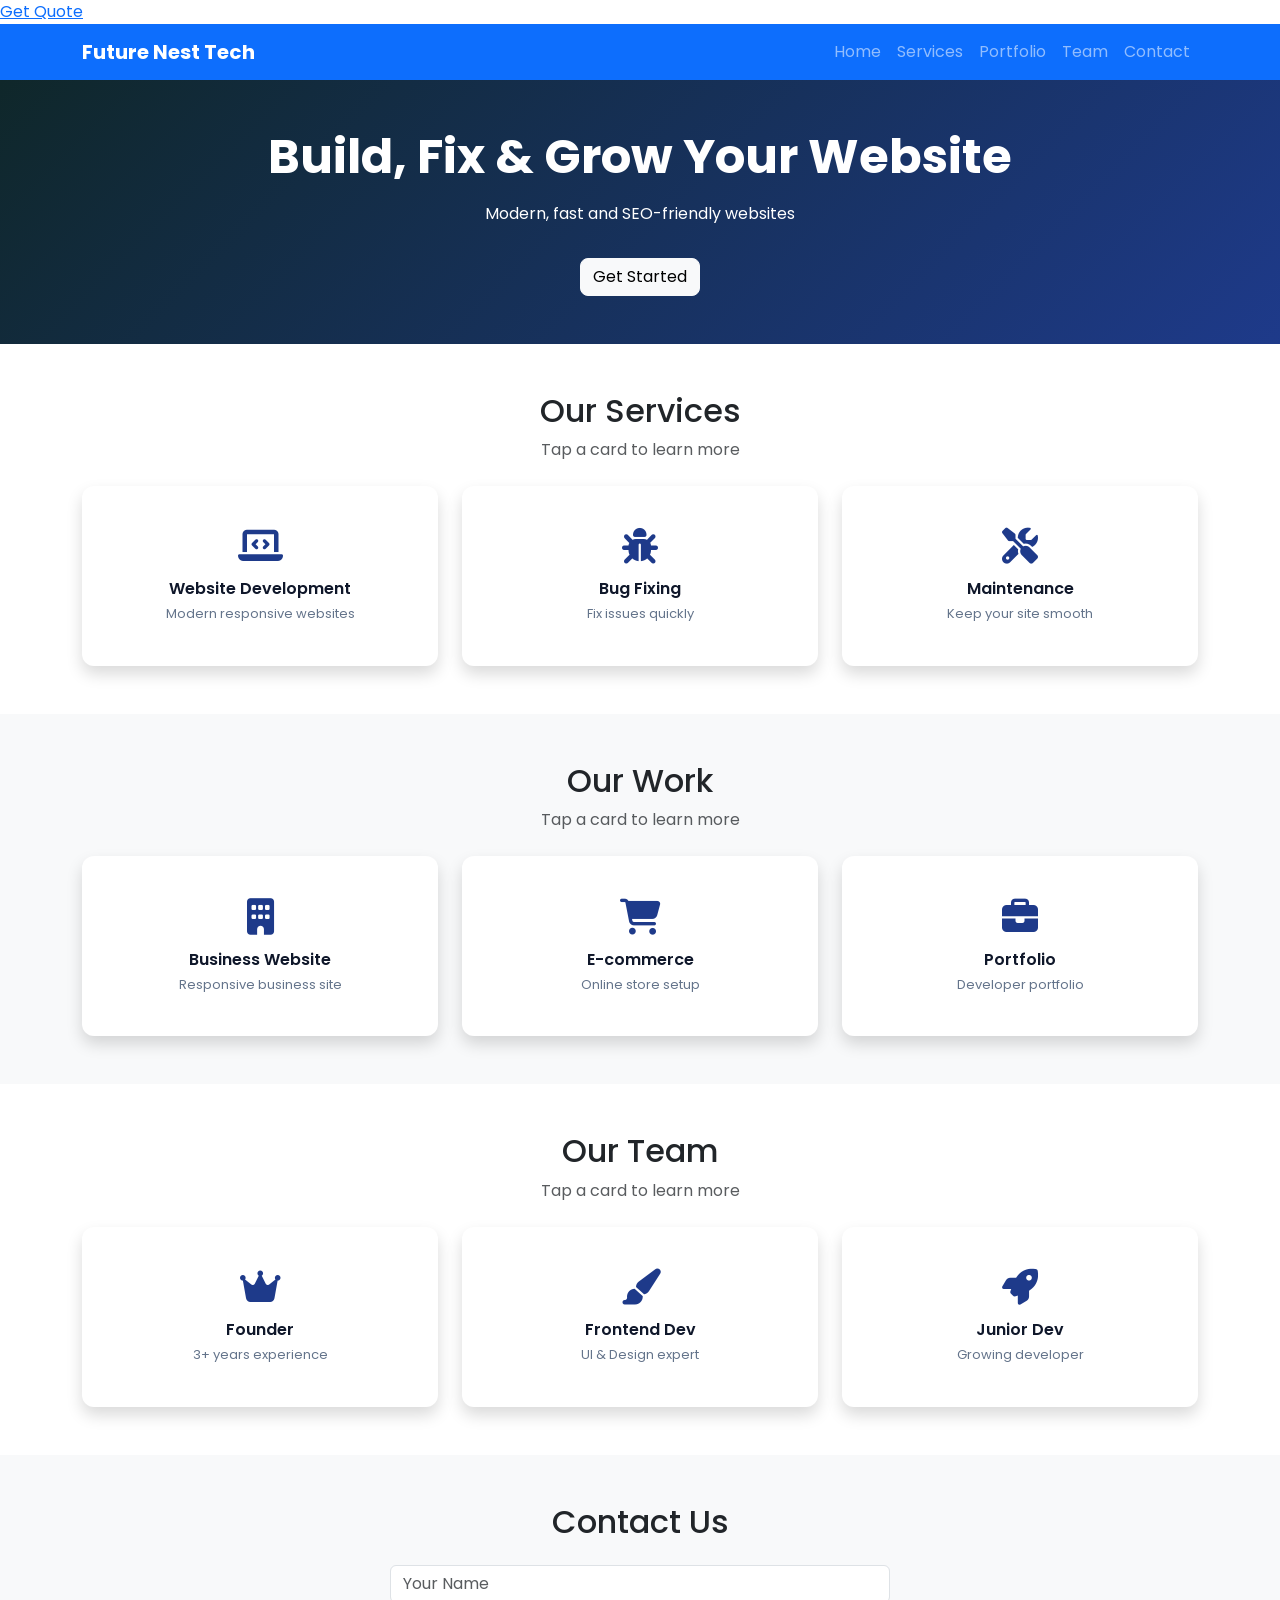
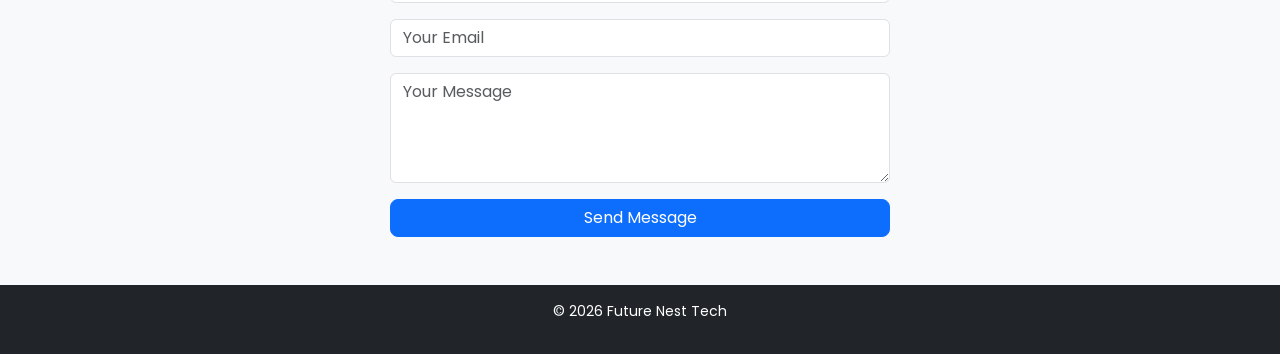
<file: index.html>
<!DOCTYPE html>
<html lang="en">
<head>
<meta charset="UTF-8">
<meta name="viewport" content="width=device-width, initial-scale=1.0">
<title>Future Nest Tech</title>
<link href="https://cdn.jsdelivr.net/npm/bootstrap@5.3.2/dist/css/bootstrap.min.css" rel="stylesheet">
<link href="https://fonts.googleapis.com/css2?family=Poppins:wght@300;400;600&display=swap" rel="stylesheet">
<link rel="stylesheet" href="https://cdnjs.cloudflare.com/ajax/libs/font-awesome/6.5.0/css/all.min.css">
<link rel="stylesheet" href="style.css">
  <a href="#contact" class="floating-btn">Get Quote</a>
</head>
<body>

<nav class="navbar navbar-expand-lg navbar-dark bg-primary sticky-top">
  <div class="container">
    <a class="navbar-brand fw-bold" href="index.html">Future Nest Tech</a>
    <button class="navbar-toggler" type="button" data-bs-toggle="collapse" data-bs-target="#nav">
      <span class="navbar-toggler-icon"></span>
    </button>
    <div class="collapse navbar-collapse" id="nav">
      <ul class="navbar-nav ms-auto text-center">
        <li class="nav-item"><a class="nav-link" href="#home">Home</a></li>
        <li class="nav-item"><a class="nav-link" href="#services">Services</a></li>
        <li class="nav-item"><a class="nav-link" href="#portfolio">Portfolio</a></li>
        <li class="nav-item"><a class="nav-link" href="#team">Team</a></li>
        <li class="nav-item"><a class="nav-link" href="#contact">Contact</a></li>
      </ul>
    </div>
  </div>
</nav>

<section class="hero text-center py-5" id="home">
  <div class="container">
    <h1 class="fw-bold display-5">Build, Fix & Grow Your Website</h1>
    <p class="mt-3">Modern, fast and SEO-friendly websites</p>
    <a href="#contact" class="btn btn-light mt-3">Get Started</a>
  </div>
</section>

<!-- SERVICES -->
<section class="py-5 text-center" id="services">
  <div class="container">
    <h2 class="mb-2">Our Services</h2>
    <p class="text-muted mb-4">Tap a card to learn more</p>
    <div class="row g-4">
      <div class="col-12 col-md-6 col-lg-4 d-flex">
        <div class="zcard shadow w-100" onclick="openCard('webdev','webdev.html')">
          <div class="zcard-icon"><i class="fas fa-laptop-code"></i></div>
          <h5 class="zcard-title">Website Development</h5>
          <p class="zcard-sub">Modern responsive websites</p>
        </div>
      </div>
      <div class="col-12 col-md-6 col-lg-4 d-flex">
        <div class="zcard shadow w-100" onclick="openCard('bugfix','bugfix.html')">
          <div class="zcard-icon"><i class="fas fa-bug"></i></div>
          <h5 class="zcard-title">Bug Fixing</h5>
          <p class="zcard-sub">Fix issues quickly</p>
        </div>
      </div>
      <div class="col-12 col-md-6 col-lg-4 d-flex">
        <div class="zcard shadow w-100" onclick="openCard('maintenance','maintenance.html')">
          <div class="zcard-icon"><i class="fas fa-tools"></i></div>
          <h5 class="zcard-title">Maintenance</h5>
          <p class="zcard-sub">Keep your site smooth</p>
        </div>
      </div>
    </div>
  </div>
</section>

<!-- PORTFOLIO -->
<section class="bg-light py-5 text-center" id="portfolio">
  <div class="container">
    <h2 class="mb-2">Our Work</h2>
    <p class="text-muted mb-4">Tap a card to learn more</p>
    <div class="row g-4">
      <div class="col-12 col-md-6 col-lg-4 d-flex">
        <div class="zcard shadow w-100" onclick="openCard('business','business.html')">
          <div class="zcard-icon"><i class="fas fa-building"></i></div>
          <h5 class="zcard-title">Business Website</h5>
          <p class="zcard-sub">Responsive business site</p>
        </div>
      </div>
      <div class="col-12 col-md-6 col-lg-4 d-flex">
        <div class="zcard shadow w-100" onclick="openCard('ecommerce','ecommerce.html')">
          <div class="zcard-icon"><i class="fas fa-shopping-cart"></i></div>
          <h5 class="zcard-title">E-commerce</h5>
          <p class="zcard-sub">Online store setup</p>
        </div>
      </div>
      <div class="col-12 col-md-6 col-lg-4 d-flex">
        <div class="zcard shadow w-100" onclick="openCard('devportfolio','devportfolio.html')">
          <div class="zcard-icon"><i class="fas fa-briefcase"></i></div>
          <h5 class="zcard-title">Portfolio</h5>
          <p class="zcard-sub">Developer portfolio</p>
        </div>
      </div>
    </div>
  </div>
</section>

<!-- TEAM -->
<section class="py-5 text-center" id="team">
  <div class="container">
    <h2 class="mb-2">Our Team</h2>
    <p class="text-muted mb-4">Tap a card to learn more</p>
    <div class="row g-4">
      <div class="col-12 col-md-6 col-lg-4 d-flex">
        <div class="zcard shadow w-100" onclick="openCard('founder','founder.html')">
          <div class="zcard-icon"><i class="fas fa-crown"></i></div>
          <h5 class="zcard-title">Founder</h5>
          <p class="zcard-sub">3+ years experience</p>
        </div>
      </div>
      <div class="col-12 col-md-6 col-lg-4 d-flex">
        <div class="zcard shadow w-100" onclick="openCard('frontend','frontend.html')">
          <div class="zcard-icon"><i class="fas fa-paint-brush"></i></div>
          <h5 class="zcard-title">Frontend Dev</h5>
          <p class="zcard-sub">UI & Design expert</p>
        </div>
      </div>
      <div class="col-12 col-md-6 col-lg-4 d-flex">
        <div class="zcard shadow w-100" onclick="openCard('junior','junior.html')">
          <div class="zcard-icon"><i class="fas fa-rocket"></i></div>
          <h5 class="zcard-title">Junior Dev</h5>
          <p class="zcard-sub">Growing developer</p>
        </div>
      </div>
    </div>
  </div>
</section>

<!-- CONTACT -->
<section class="bg-light py-5 text-center" id="contact">
  <div class="container">
    <h2 class="mb-4">Contact Us</h2>
    <form id="contact-form" action="https://formspree.io/f/mpqkpdgb" method="POST" class="mx-auto" style="max-width:500px;">
      <input type="text" name="name" class="form-control mb-3" placeholder="Your Name" required>
      <input type="email" name="email" class="form-control mb-3" placeholder="Your Email" required>
      <textarea name="message" class="form-control mb-3" rows="4" placeholder="Your Message" required></textarea>
      <div id="form-error" class="alert alert-danger d-none mb-3">Something went wrong. Please try again.</div>
      <button type="submit" class="btn btn-primary w-100">Send Message</button>
    </form>
  </div>
</section>

<footer class="bg-dark text-white text-center p-3">
  <p>© 2026 Future Nest Tech</p>
</footer>

<!-- POPUP -->
<div class="popup-overlay" id="popup-overlay" onclick="closeCard()">
  <div class="popup-box" id="popup-box" onclick="event.stopPropagation()">
    <div class="popup-icon-wrap" id="popup-icon"></div>
    <h4 class="popup-title" id="popup-title"></h4>
    <p class="popup-desc" id="popup-desc"></p>
    <a id="popup-readmore" href="#" class="btn btn-primary px-4">Read More</a>
  </div>
</div>

<script src="https://cdn.jsdelivr.net/npm/bootstrap@5.3.2/dist/js/bootstrap.bundle.min.js"></script>
<script>
var cardData = {
  webdev:      { icon:'fas fa-laptop-code', title:'Website Development', desc:'We build fully customised, animated, and visually stunning websites from scratch — mobile-first, SEO-optimised, and crafted to reflect your brand identity.' },
  bugfix:      { icon:'fas fa-bug',         title:'Bug Fixing',           desc:'We dig deep into your code to find and fix issues fast — CSS glitches, JS errors, plugin conflicts — resolved cleanly without introducing new problems.' },
  maintenance: { icon:'fas fa-tools',       title:'Maintenance',          desc:'We handle updates, backups, and performance checks so your website stays secure, fast, and running smoothly while you focus on your business.' },
  business:    { icon:'fas fa-building',    title:'Business Website',     desc:'A clean, professional multi-page site for a local service business — fully mobile-friendly and built to attract and convert new clients.' },
  ecommerce:   { icon:'fas fa-shopping-cart',title:'E-commerce Store',    desc:'Full online store with product listings, cart, and payment integration — optimised for fast load times and a smooth checkout experience.' },
  devportfolio:{ icon:'fas fa-briefcase',   title:'Developer Portfolio',  desc:'A sleek personal portfolio with animated hero, filterable project gallery, and contact form — designed to impress recruiters and clients.' },
  founder:     { icon:'fas fa-crown',       title:'Founder',              desc:'3+ years of full-stack experience leading Future Nest Tech with clean code, attention to detail, and a results-driven mindset.' },
  frontend:    { icon:'fas fa-paint-brush', title:'Frontend Developer',   desc:'Pixel-perfect UI design and seamless UX across all screen sizes — turning ideas into beautiful, intuitive interfaces.' },
  junior:      { icon:'fas fa-rocket',      title:'Junior Developer',     desc:'Fresh energy and fast-learning mindset — always up to date with the latest web trends, delivering solid and creative solutions.' }
};

function openCard(id, page) {
  var c = cardData[id];
  document.getElementById('popup-icon').innerHTML = '<i class="' + c.icon + '"></i>';
  document.getElementById('popup-title').textContent = c.title;
  document.getElementById('popup-desc').textContent = c.desc;
  document.getElementById('popup-readmore').href = page;
  var overlay = document.getElementById('popup-overlay');
  var box = document.getElementById('popup-box');
  overlay.classList.add('show');
  setTimeout(function(){ box.classList.add('show'); }, 10);
}

function closeCard() {
  var box = document.getElementById('popup-box');
  var overlay = document.getElementById('popup-overlay');
  box.classList.remove('show');
  setTimeout(function(){ overlay.classList.remove('show'); }, 350);
}

document.addEventListener('keydown', function(e){ if(e.key==='Escape') closeCard(); });

document.addEventListener("DOMContentLoaded", function() {
  var form = document.getElementById("contact-form");
  var errorBox = document.getElementById("form-error");
  form.addEventListener("submit", function(e) {
    e.preventDefault();
    errorBox.classList.add("d-none");
    fetch(form.action, { method:"POST", body:new FormData(form), headers:{'Accept':'application/json'} })
      .then(function(r){ r.ok ? window.location.href="thankyou.html" : errorBox.classList.remove("d-none"); })
      .catch(function(){ errorBox.classList.remove("d-none"); });
  });
});
</script>
</body>
</html>
</file>
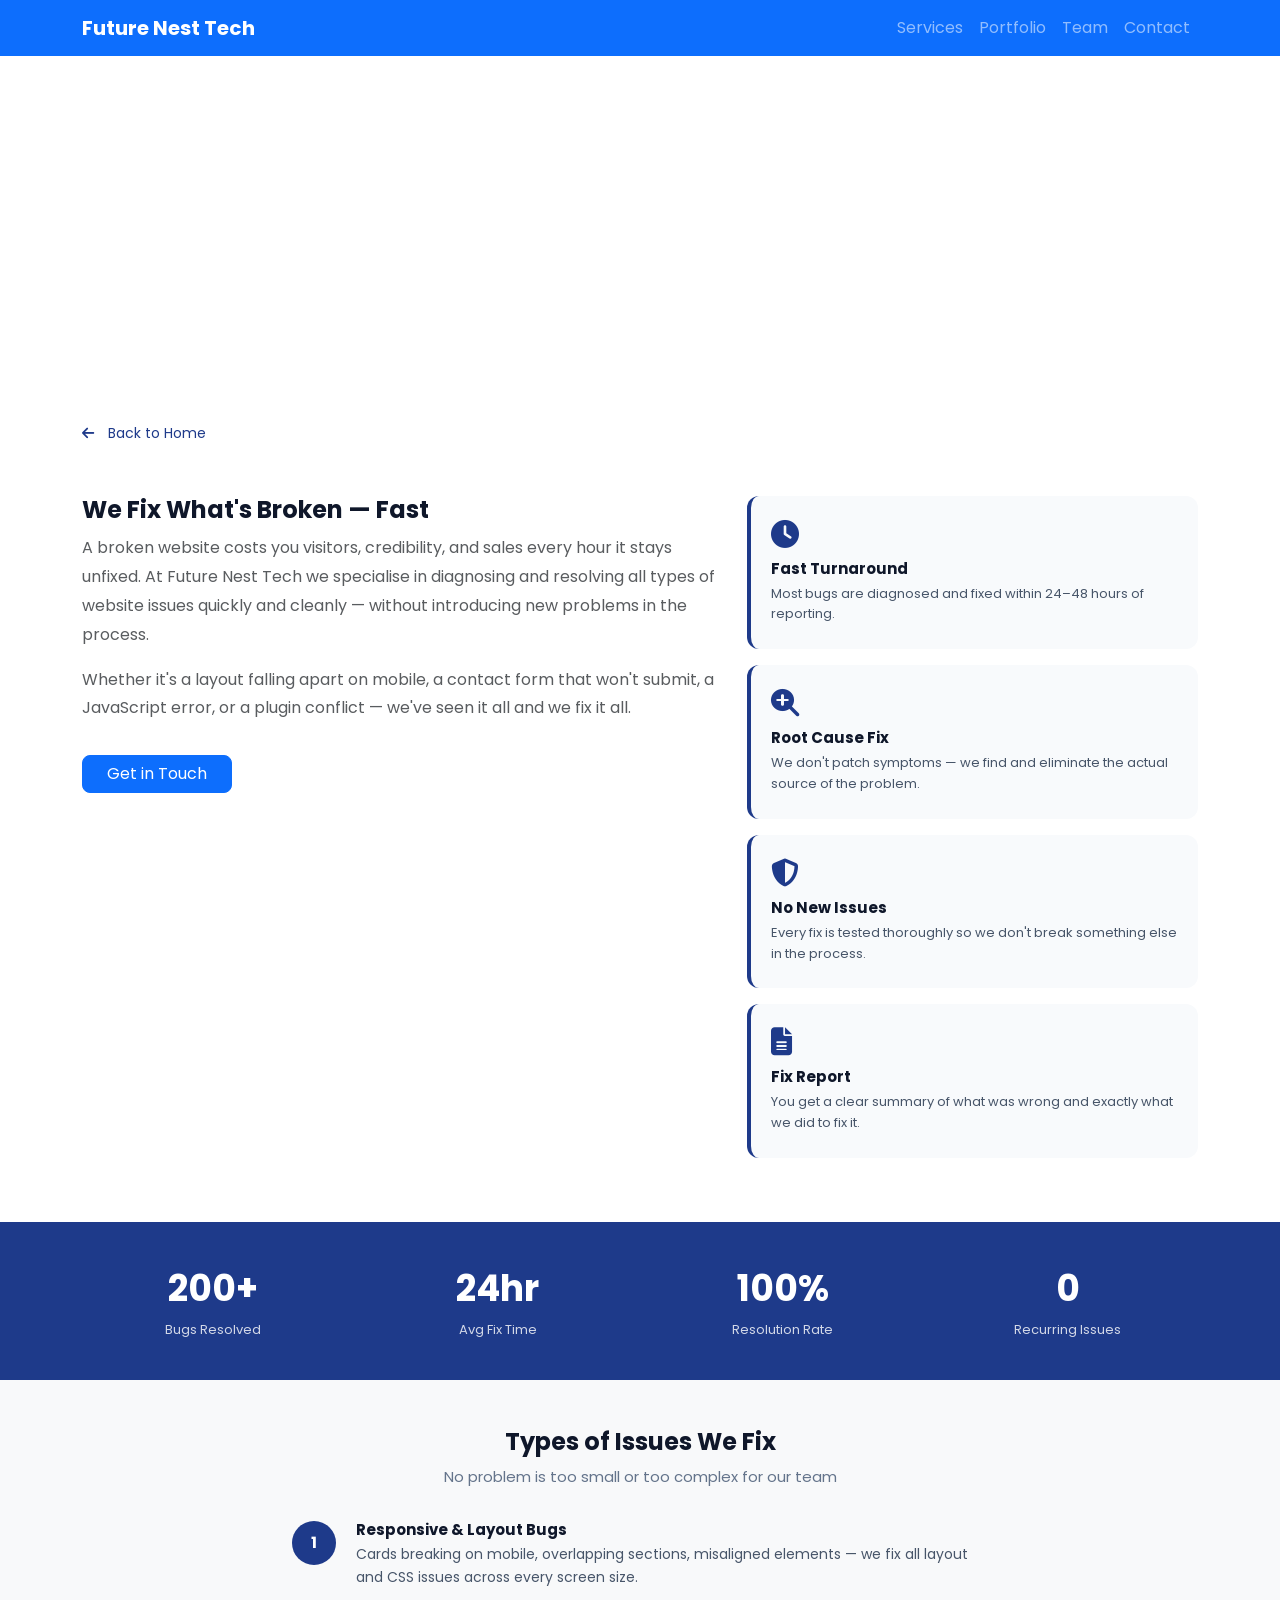
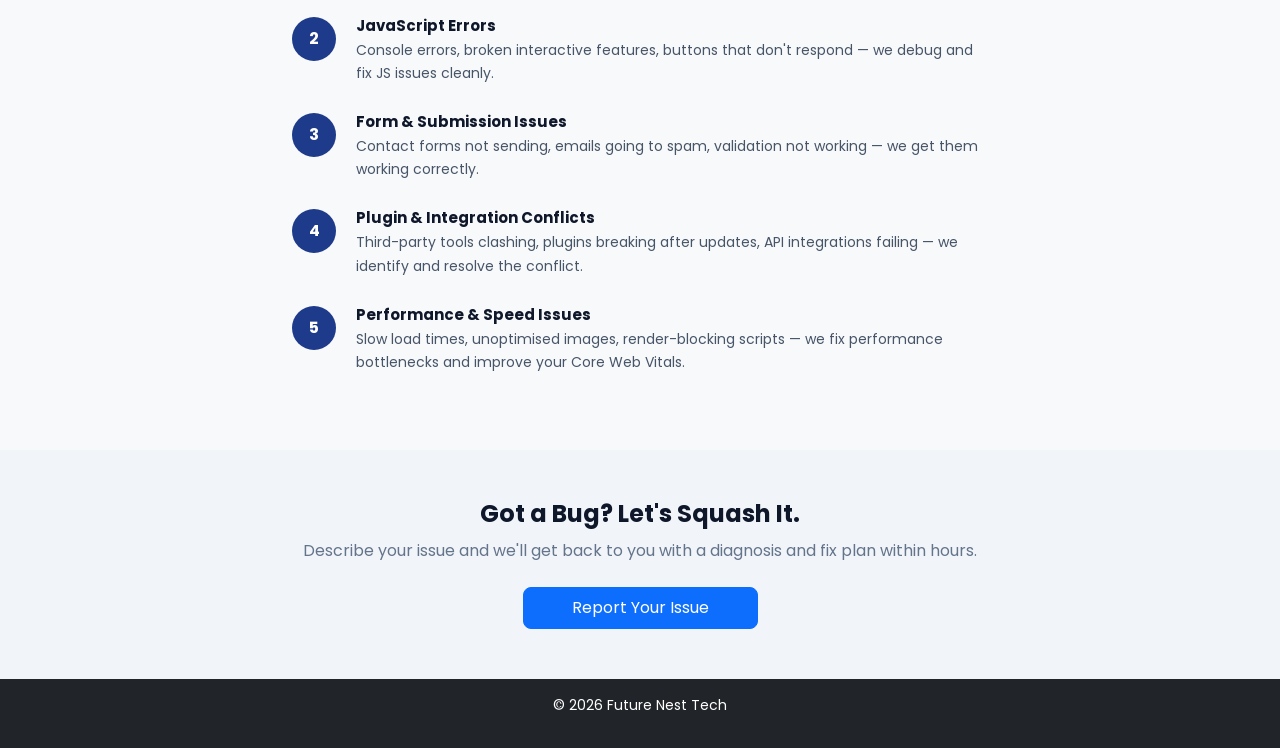
<file: bugfix.html>
<!DOCTYPE html>
<html lang="en">
<head>
<meta charset="UTF-8">
<meta name="viewport" content="width=device-width, initial-scale=1.0">
<title>Bug Fixing – Future Nest Tech</title>
<link href="https://cdn.jsdelivr.net/npm/bootstrap@5.3.2/dist/css/bootstrap.min.css" rel="stylesheet">
<link href="https://fonts.googleapis.com/css2?family=Poppins:wght@300;400;600&display=swap" rel="stylesheet">
<link rel="stylesheet" href="https://cdnjs.cloudflare.com/ajax/libs/font-awesome/6.5.0/css/all.min.css">
<link rel="stylesheet" href="style.css">
</head>
<body>
<nav class="navbar navbar-expand-lg navbar-dark bg-primary sticky-top">
  <div class="container">
    <a class="navbar-brand fw-bold" href="index.html">Future Nest Tech</a>
    <button class="navbar-toggler" type="button" data-bs-toggle="collapse" data-bs-target="#nav"><span class="navbar-toggler-icon"></span></button>
    <div class="collapse navbar-collapse" id="nav">
      <ul class="navbar-nav ms-auto text-center"><li class="nav-item"><a class="nav-link" href="index.html#services">Services</a></li><li class="nav-item"><a class="nav-link" href="index.html#portfolio">Portfolio</a></li><li class="nav-item"><a class="nav-link" href="index.html#team">Team</a></li><li class="nav-item"><a class="nav-link" href="index.html#contact">Contact</a></li></ul>
    </div>
  </div>
</nav>
<div class="page-hero">
  <div class="container">
    <div class="icon-wrap"><i class="fas fa-bug"></i></div>
    <h1>Bug Fixing</h1>
    <p>Something broken on your site? We find it, fix it fast, and make sure it never comes back — so your site runs flawlessly.</p>
  </div>
</div>
<section class="py-5">
  <div class="container">
    <a href="index.html" class="back-link mb-4 d-inline-flex"><i class="fas fa-arrow-left"></i>&nbsp; Back to Home</a>
    <div class="row g-4 mt-1">
  <div class="col-12 col-lg-7"><h2 class="section-title">We Fix What's Broken — Fast</h2><p class="text-muted" style="line-height:1.8;">A broken website costs you visitors, credibility, and sales every hour it stays unfixed. At Future Nest Tech we specialise in diagnosing and resolving all types of website issues quickly and cleanly — without introducing new problems in the process.</p><p class="text-muted" style="line-height:1.8;">Whether it's a layout falling apart on mobile, a contact form that won't submit, a JavaScript error, or a plugin conflict — we've seen it all and we fix it all.</p><a href="index.html#contact" class="btn btn-primary mt-3 px-4">Get in Touch</a></div>
  <div class="col-12 col-lg-5"><div class="benefit-card mb-3"><i class="fas fa-clock"></i><h6>Fast Turnaround</h6><p>Most bugs are diagnosed and fixed within 24–48 hours of reporting.</p></div><div class="benefit-card mb-3"><i class="fas fa-search-plus"></i><h6>Root Cause Fix</h6><p>We don't patch symptoms — we find and eliminate the actual source of the problem.</p></div><div class="benefit-card mb-3"><i class="fas fa-shield-alt"></i><h6>No New Issues</h6><p>Every fix is tested thoroughly so we don't break something else in the process.</p></div><div class="benefit-card mb-3"><i class="fas fa-file-alt"></i><h6>Fix Report</h6><p>You get a clear summary of what was wrong and exactly what we did to fix it.</p></div></div>
</div>
  </div>
</section>
<div class="stats-strip"><div class="container"><div class="row g-4 text-center"><div class="col-6 col-md-3"><div class="stat-num">200+</div><div class="stat-label">Bugs Resolved</div></div><div class="col-6 col-md-3"><div class="stat-num">24hr</div><div class="stat-label">Avg Fix Time</div></div><div class="col-6 col-md-3"><div class="stat-num">100%</div><div class="stat-label">Resolution Rate</div></div><div class="col-6 col-md-3"><div class="stat-num">0</div><div class="stat-label">Recurring Issues</div></div></div></div></div>
<section class="py-5 bg-light">
  <div class="container" style="max-width:720px;">
    <h2 class="section-title text-center">Types of Issues We Fix</h2>
    <p class="section-sub text-center">No problem is too small or too complex for our team</p>
    <div class="process-step"><div class="step-num">1</div><div class="step-body"><h6>Responsive & Layout Bugs</h6><p>Cards breaking on mobile, overlapping sections, misaligned elements — we fix all layout and CSS issues across every screen size.</p></div></div><div class="process-step"><div class="step-num">2</div><div class="step-body"><h6>JavaScript Errors</h6><p>Console errors, broken interactive features, buttons that don't respond — we debug and fix JS issues cleanly.</p></div></div><div class="process-step"><div class="step-num">3</div><div class="step-body"><h6>Form & Submission Issues</h6><p>Contact forms not sending, emails going to spam, validation not working — we get them working correctly.</p></div></div><div class="process-step"><div class="step-num">4</div><div class="step-body"><h6>Plugin & Integration Conflicts</h6><p>Third-party tools clashing, plugins breaking after updates, API integrations failing — we identify and resolve the conflict.</p></div></div><div class="process-step"><div class="step-num">5</div><div class="step-body"><h6>Performance & Speed Issues</h6><p>Slow load times, unoptimised images, render-blocking scripts — we fix performance bottlenecks and improve your Core Web Vitals.</p></div></div>
  </div>
</section>
<div class="cta-strip"><div class="container"><h3>Got a Bug? Let's Squash It.</h3><p>Describe your issue and we'll get back to you with a diagnosis and fix plan within hours.</p><a href="index.html#contact" class="btn btn-primary px-5 py-2">Report Your Issue</a></div></div>
<footer class="bg-dark text-white text-center p-3"><p>© 2026 Future Nest Tech</p></footer>
<script src="https://cdn.jsdelivr.net/npm/bootstrap@5.3.2/dist/js/bootstrap.bundle.min.js"></script>
</body></html>
</file>
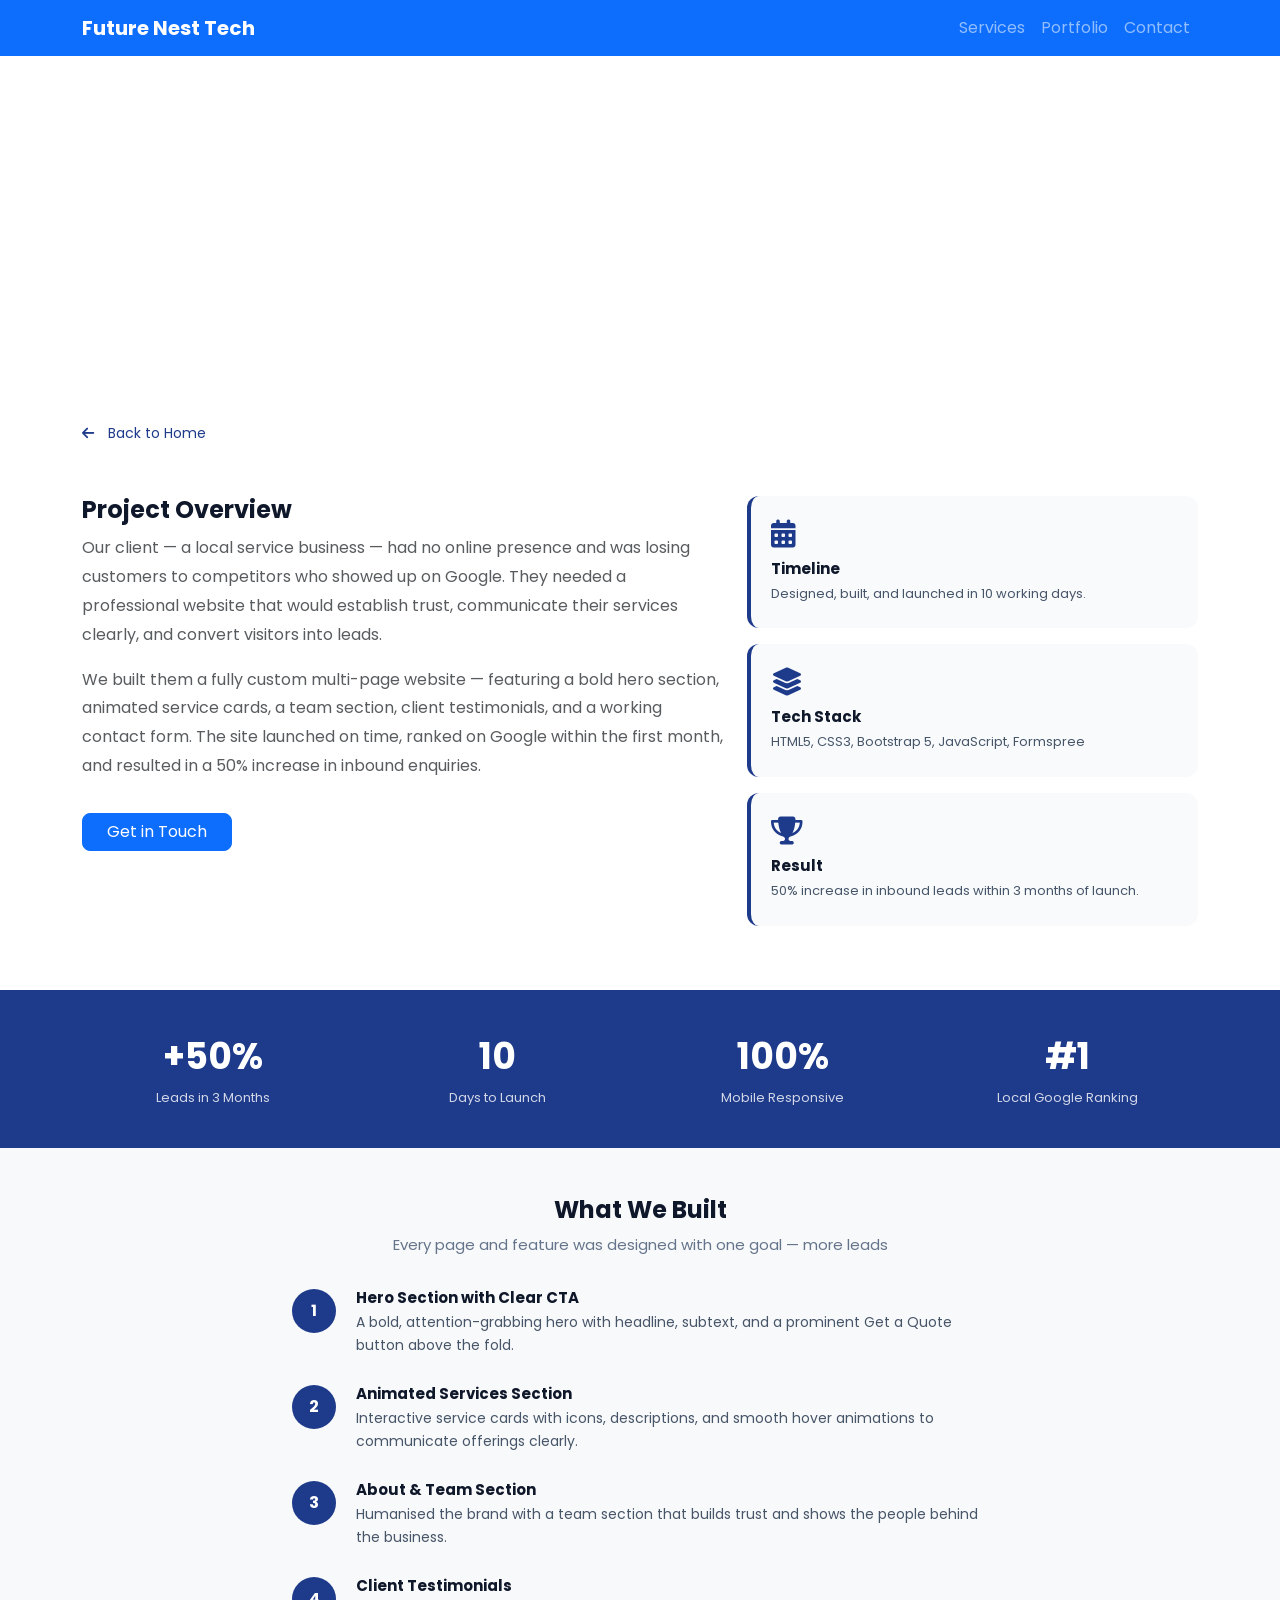
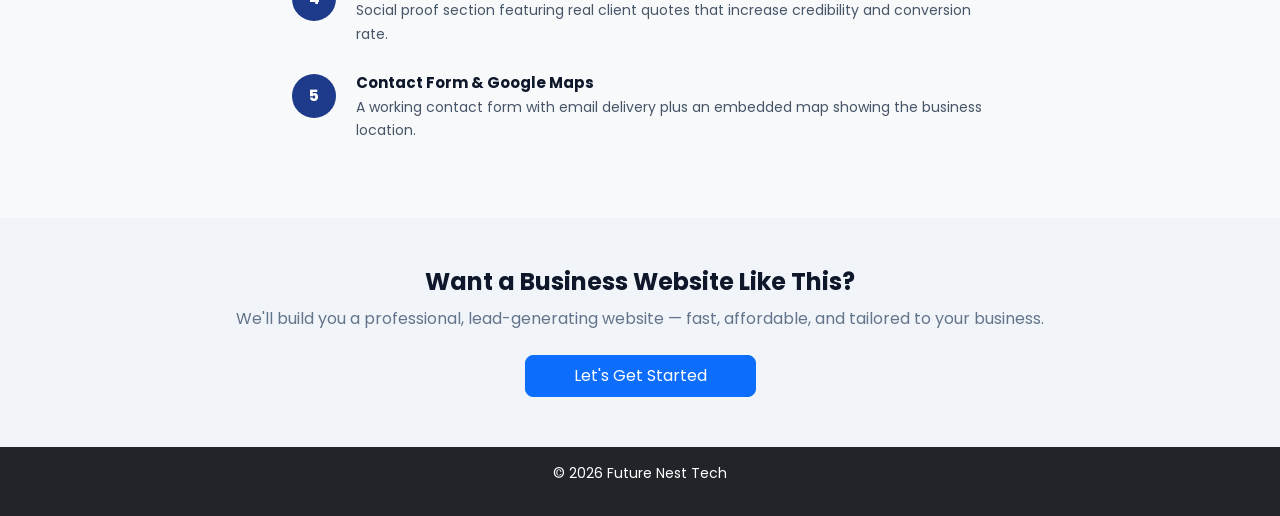
<file: business.html>
<!DOCTYPE html>
<html lang="en">
<head>
<meta charset="UTF-8">
<meta name="viewport" content="width=device-width, initial-scale=1.0">
<title>Business Website – Future Nest Tech</title>
<link href="https://cdn.jsdelivr.net/npm/bootstrap@5.3.2/dist/css/bootstrap.min.css" rel="stylesheet">
<link href="https://fonts.googleapis.com/css2?family=Poppins:wght@300;400;600&display=swap" rel="stylesheet">
<link rel="stylesheet" href="https://cdnjs.cloudflare.com/ajax/libs/font-awesome/6.5.0/css/all.min.css">
<link rel="stylesheet" href="style.css">
</head>
<body>
<nav class="navbar navbar-expand-lg navbar-dark bg-primary sticky-top">
  <div class="container">
    <a class="navbar-brand fw-bold" href="index.html">Future Nest Tech</a>
    <button class="navbar-toggler" type="button" data-bs-toggle="collapse" data-bs-target="#nav"><span class="navbar-toggler-icon"></span></button>
    <div class="collapse navbar-collapse" id="nav">
      <ul class="navbar-nav ms-auto text-center"><li class="nav-item"><a class="nav-link" href="index.html#services">Services</a></li><li class="nav-item"><a class="nav-link" href="index.html#portfolio">Portfolio</a></li><li class="nav-item"><a class="nav-link" href="index.html#contact">Contact</a></li></ul>
    </div>
  </div>
</nav>
<div class="page-hero">
  <div class="container">
    <div class="icon-wrap"><i class="fas fa-building"></i></div>
    <h1>Business Website</h1>
    <p>A clean, professional multi-page website built to establish credibility, attract clients, and grow a local service business online.</p>
  </div>
</div>
<section class="py-5">
  <div class="container">
    <a href="index.html" class="back-link mb-4 d-inline-flex"><i class="fas fa-arrow-left"></i>&nbsp; Back to Home</a>
    <div class="row g-4 mt-1">
  <div class="col-12 col-lg-7"><h2 class="section-title">Project Overview</h2><p class="text-muted" style="line-height:1.8;">Our client — a local service business — had no online presence and was losing customers to competitors who showed up on Google. They needed a professional website that would establish trust, communicate their services clearly, and convert visitors into leads.</p><p class="text-muted" style="line-height:1.8;">We built them a fully custom multi-page website — featuring a bold hero section, animated service cards, a team section, client testimonials, and a working contact form. The site launched on time, ranked on Google within the first month, and resulted in a 50% increase in inbound enquiries.</p><a href="index.html#contact" class="btn btn-primary mt-3 px-4">Get in Touch</a></div>
  <div class="col-12 col-lg-5"><div class="benefit-card mb-3"><i class="fas fa-calendar-alt"></i><h6>Timeline</h6><p>Designed, built, and launched in 10 working days.</p></div><div class="benefit-card mb-3"><i class="fas fa-layer-group"></i><h6>Tech Stack</h6><p>HTML5, CSS3, Bootstrap 5, JavaScript, Formspree</p></div><div class="benefit-card mb-3"><i class="fas fa-trophy"></i><h6>Result</h6><p>50% increase in inbound leads within 3 months of launch.</p></div></div>
</div>
  </div>
</section>
<div class="stats-strip"><div class="container"><div class="row g-4 text-center"><div class="col-6 col-md-3"><div class="stat-num">+50%</div><div class="stat-label">Leads in 3 Months</div></div><div class="col-6 col-md-3"><div class="stat-num">10</div><div class="stat-label">Days to Launch</div></div><div class="col-6 col-md-3"><div class="stat-num">100%</div><div class="stat-label">Mobile Responsive</div></div><div class="col-6 col-md-3"><div class="stat-num">#1</div><div class="stat-label">Local Google Ranking</div></div></div></div></div>
<section class="py-5 bg-light">
  <div class="container" style="max-width:720px;">
    <h2 class="section-title text-center">What We Built</h2>
    <p class="section-sub text-center">Every page and feature was designed with one goal — more leads</p>
    <div class="process-step"><div class="step-num">1</div><div class="step-body"><h6>Hero Section with Clear CTA</h6><p>A bold, attention-grabbing hero with headline, subtext, and a prominent Get a Quote button above the fold.</p></div></div><div class="process-step"><div class="step-num">2</div><div class="step-body"><h6>Animated Services Section</h6><p>Interactive service cards with icons, descriptions, and smooth hover animations to communicate offerings clearly.</p></div></div><div class="process-step"><div class="step-num">3</div><div class="step-body"><h6>About & Team Section</h6><p>Humanised the brand with a team section that builds trust and shows the people behind the business.</p></div></div><div class="process-step"><div class="step-num">4</div><div class="step-body"><h6>Client Testimonials</h6><p>Social proof section featuring real client quotes that increase credibility and conversion rate.</p></div></div><div class="process-step"><div class="step-num">5</div><div class="step-body"><h6>Contact Form & Google Maps</h6><p>A working contact form with email delivery plus an embedded map showing the business location.</p></div></div>
  </div>
</section>
<div class="cta-strip"><div class="container"><h3>Want a Business Website Like This?</h3><p>We'll build you a professional, lead-generating website — fast, affordable, and tailored to your business.</p><a href="index.html#contact" class="btn btn-primary px-5 py-2">Let's Get Started</a></div></div>
<footer class="bg-dark text-white text-center p-3"><p>© 2026 Future Nest Tech</p></footer>
<script src="https://cdn.jsdelivr.net/npm/bootstrap@5.3.2/dist/js/bootstrap.bundle.min.js"></script>
</body></html>
</file>
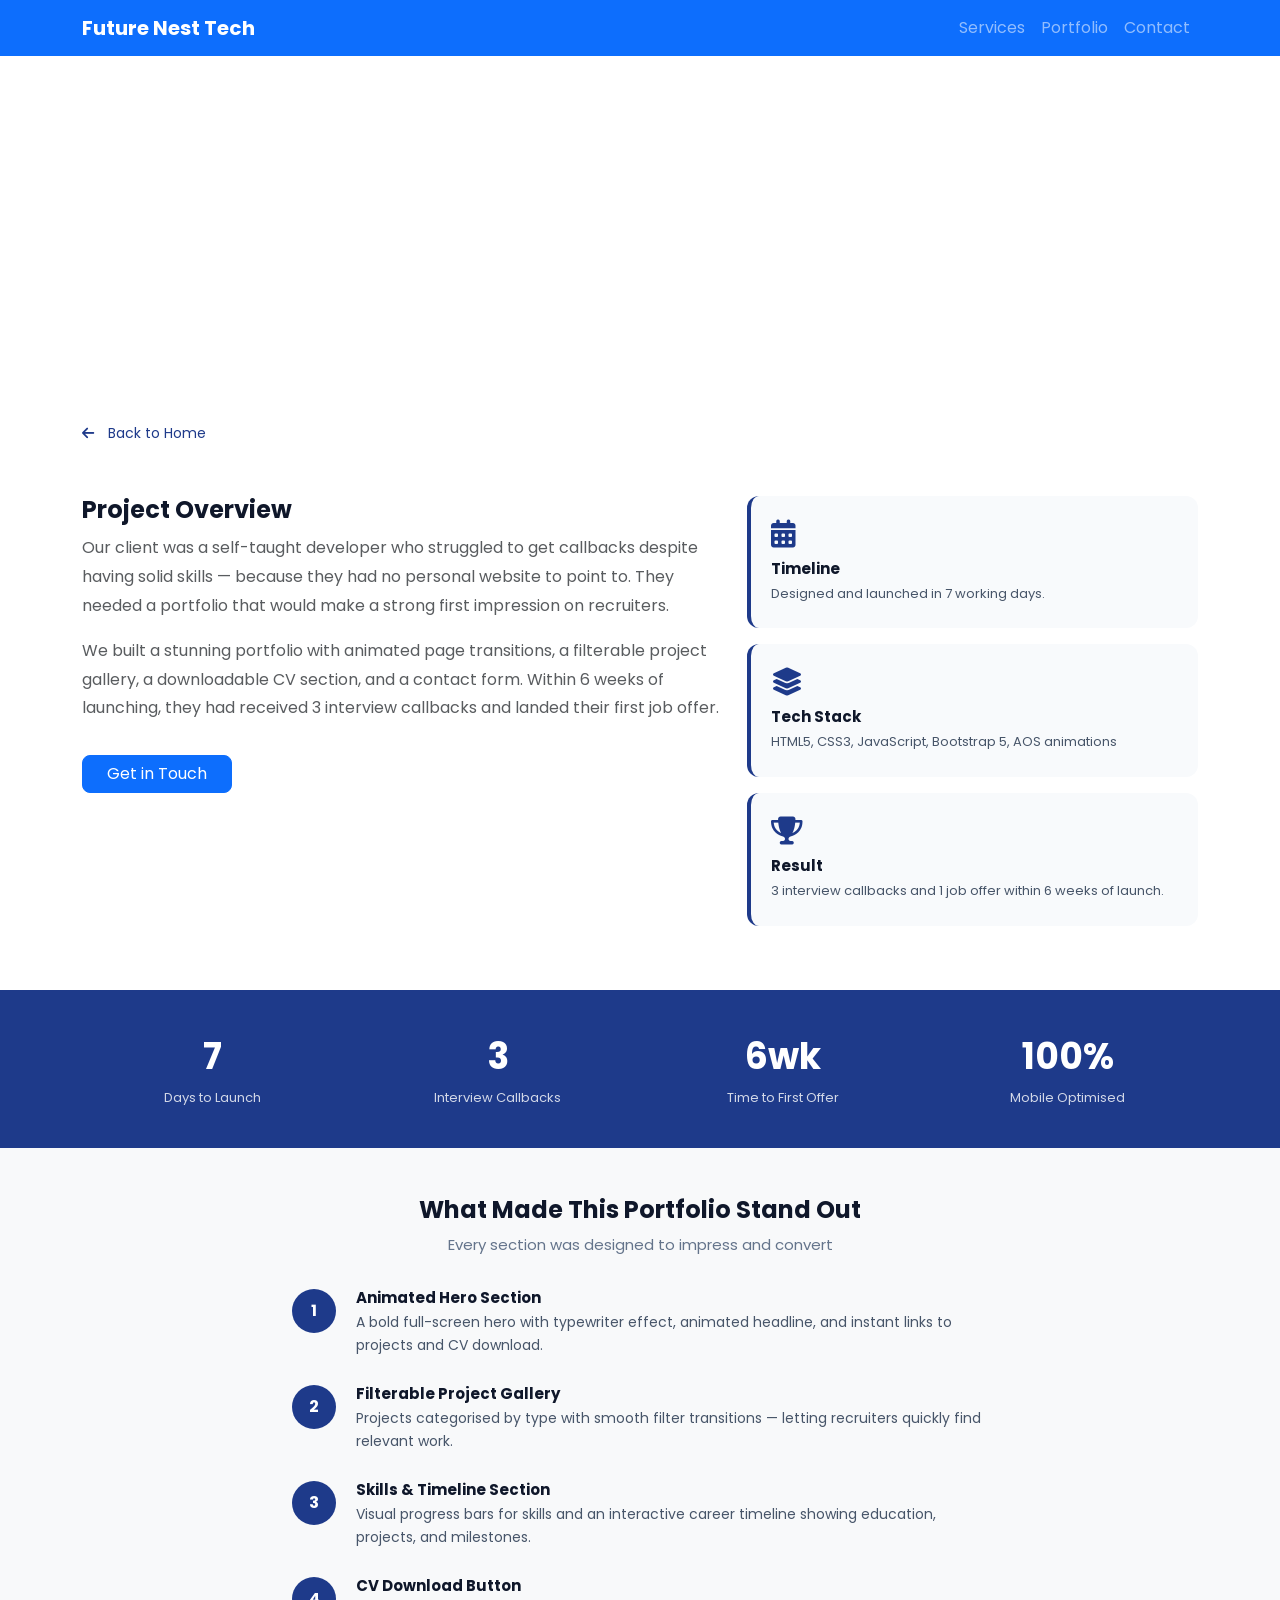
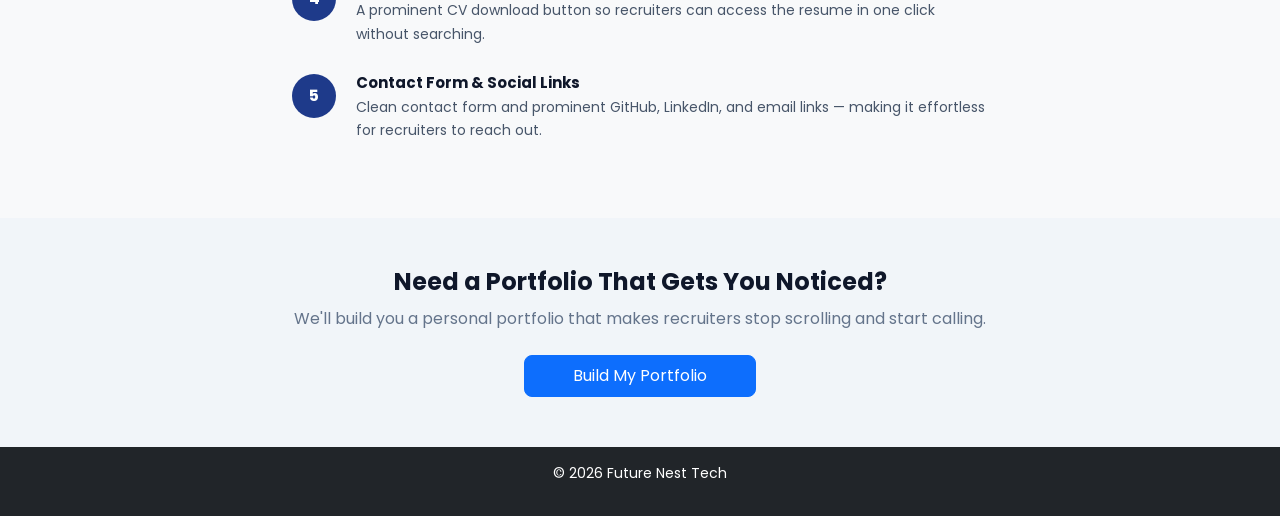
<file: devportfolio.html>
<!DOCTYPE html>
<html lang="en">
<head>
<meta charset="UTF-8">
<meta name="viewport" content="width=device-width, initial-scale=1.0">
<title>Developer Portfolio – Future Nest Tech</title>
<link href="https://cdn.jsdelivr.net/npm/bootstrap@5.3.2/dist/css/bootstrap.min.css" rel="stylesheet">
<link href="https://fonts.googleapis.com/css2?family=Poppins:wght@300;400;600&display=swap" rel="stylesheet">
<link rel="stylesheet" href="https://cdnjs.cloudflare.com/ajax/libs/font-awesome/6.5.0/css/all.min.css">
<link rel="stylesheet" href="style.css">
</head>
<body>
<nav class="navbar navbar-expand-lg navbar-dark bg-primary sticky-top">
  <div class="container">
    <a class="navbar-brand fw-bold" href="index.html">Future Nest Tech</a>
    <button class="navbar-toggler" type="button" data-bs-toggle="collapse" data-bs-target="#nav"><span class="navbar-toggler-icon"></span></button>
    <div class="collapse navbar-collapse" id="nav">
      <ul class="navbar-nav ms-auto text-center"><li class="nav-item"><a class="nav-link" href="index.html#services">Services</a></li><li class="nav-item"><a class="nav-link" href="index.html#portfolio">Portfolio</a></li><li class="nav-item"><a class="nav-link" href="index.html#contact">Contact</a></li></ul>
    </div>
  </div>
</nav>
<div class="page-hero">
  <div class="container">
    <div class="icon-wrap"><i class="fas fa-briefcase"></i></div>
    <h1>Developer Portfolio</h1>
    <p>A sleek, modern personal portfolio that helped a developer stand out, land interviews, and secure their first job in tech.</p>
  </div>
</div>
<section class="py-5">
  <div class="container">
    <a href="index.html" class="back-link mb-4 d-inline-flex"><i class="fas fa-arrow-left"></i>&nbsp; Back to Home</a>
    <div class="row g-4 mt-1">
  <div class="col-12 col-lg-7"><h2 class="section-title">Project Overview</h2><p class="text-muted" style="line-height:1.8;">Our client was a self-taught developer who struggled to get callbacks despite having solid skills — because they had no personal website to point to. They needed a portfolio that would make a strong first impression on recruiters.</p><p class="text-muted" style="line-height:1.8;">We built a stunning portfolio with animated page transitions, a filterable project gallery, a downloadable CV section, and a contact form. Within 6 weeks of launching, they had received 3 interview callbacks and landed their first job offer.</p><a href="index.html#contact" class="btn btn-primary mt-3 px-4">Get in Touch</a></div>
  <div class="col-12 col-lg-5"><div class="benefit-card mb-3"><i class="fas fa-calendar-alt"></i><h6>Timeline</h6><p>Designed and launched in 7 working days.</p></div><div class="benefit-card mb-3"><i class="fas fa-layer-group"></i><h6>Tech Stack</h6><p>HTML5, CSS3, JavaScript, Bootstrap 5, AOS animations</p></div><div class="benefit-card mb-3"><i class="fas fa-trophy"></i><h6>Result</h6><p>3 interview callbacks and 1 job offer within 6 weeks of launch.</p></div></div>
</div>
  </div>
</section>
<div class="stats-strip"><div class="container"><div class="row g-4 text-center"><div class="col-6 col-md-3"><div class="stat-num">7</div><div class="stat-label">Days to Launch</div></div><div class="col-6 col-md-3"><div class="stat-num">3</div><div class="stat-label">Interview Callbacks</div></div><div class="col-6 col-md-3"><div class="stat-num">6wk</div><div class="stat-label">Time to First Offer</div></div><div class="col-6 col-md-3"><div class="stat-num">100%</div><div class="stat-label">Mobile Optimised</div></div></div></div></div>
<section class="py-5 bg-light">
  <div class="container" style="max-width:720px;">
    <h2 class="section-title text-center">What Made This Portfolio Stand Out</h2>
    <p class="section-sub text-center">Every section was designed to impress and convert</p>
    <div class="process-step"><div class="step-num">1</div><div class="step-body"><h6>Animated Hero Section</h6><p>A bold full-screen hero with typewriter effect, animated headline, and instant links to projects and CV download.</p></div></div><div class="process-step"><div class="step-num">2</div><div class="step-body"><h6>Filterable Project Gallery</h6><p>Projects categorised by type with smooth filter transitions — letting recruiters quickly find relevant work.</p></div></div><div class="process-step"><div class="step-num">3</div><div class="step-body"><h6>Skills & Timeline Section</h6><p>Visual progress bars for skills and an interactive career timeline showing education, projects, and milestones.</p></div></div><div class="process-step"><div class="step-num">4</div><div class="step-body"><h6>CV Download Button</h6><p>A prominent CV download button so recruiters can access the resume in one click without searching.</p></div></div><div class="process-step"><div class="step-num">5</div><div class="step-body"><h6>Contact Form & Social Links</h6><p>Clean contact form and prominent GitHub, LinkedIn, and email links — making it effortless for recruiters to reach out.</p></div></div>
  </div>
</section>
<div class="cta-strip"><div class="container"><h3>Need a Portfolio That Gets You Noticed?</h3><p>We'll build you a personal portfolio that makes recruiters stop scrolling and start calling.</p><a href="index.html#contact" class="btn btn-primary px-5 py-2">Build My Portfolio</a></div></div>
<footer class="bg-dark text-white text-center p-3"><p>© 2026 Future Nest Tech</p></footer>
<script src="https://cdn.jsdelivr.net/npm/bootstrap@5.3.2/dist/js/bootstrap.bundle.min.js"></script>
</body></html>
</file>
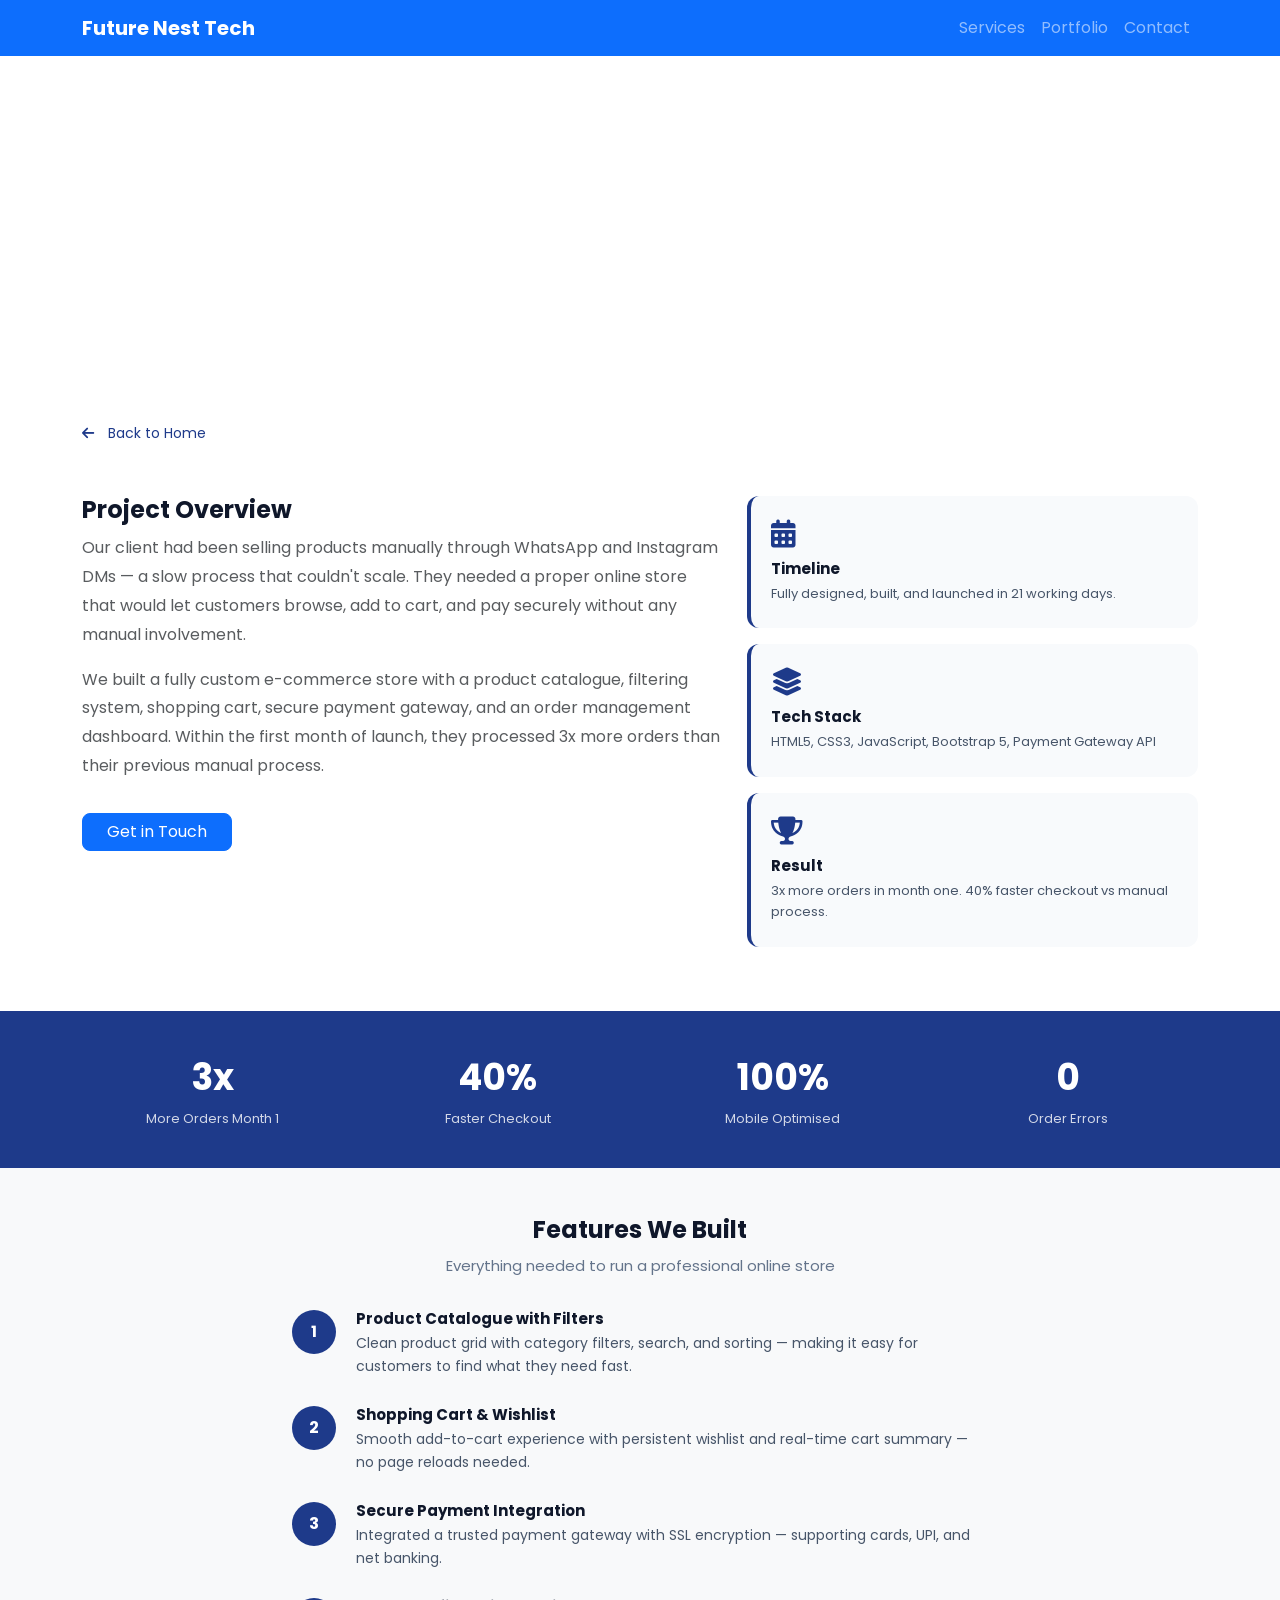
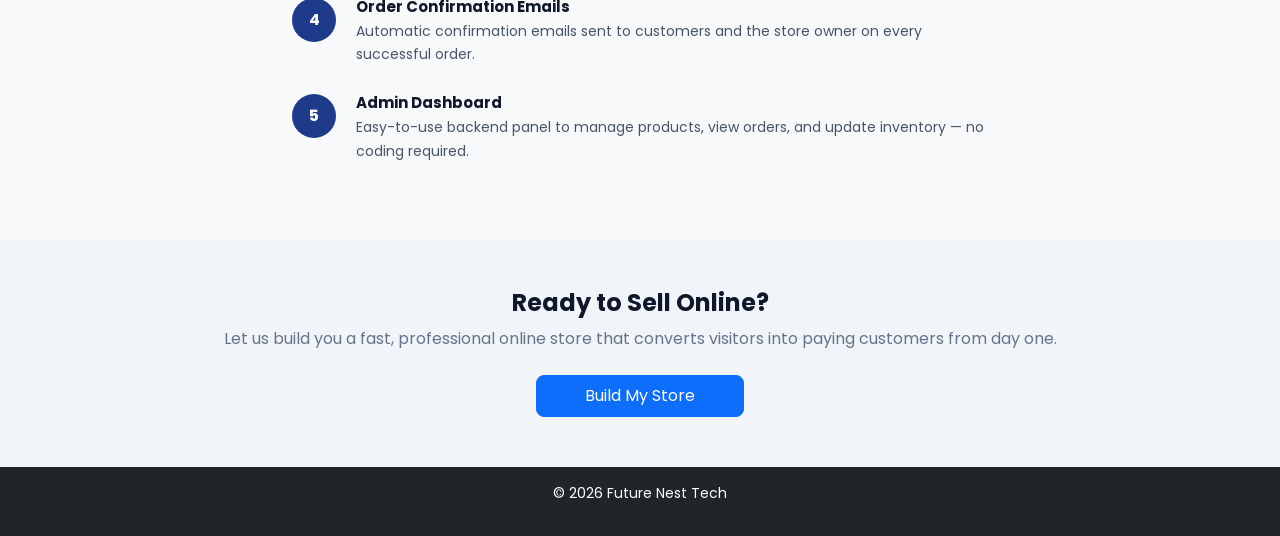
<file: ecommerce.html>
<!DOCTYPE html>
<html lang="en">
<head>
<meta charset="UTF-8">
<meta name="viewport" content="width=device-width, initial-scale=1.0">
<title>E-commerce Store – Future Nest Tech</title>
<link href="https://cdn.jsdelivr.net/npm/bootstrap@5.3.2/dist/css/bootstrap.min.css" rel="stylesheet">
<link href="https://fonts.googleapis.com/css2?family=Poppins:wght@300;400;600&display=swap" rel="stylesheet">
<link rel="stylesheet" href="https://cdnjs.cloudflare.com/ajax/libs/font-awesome/6.5.0/css/all.min.css">
<link rel="stylesheet" href="style.css">
</head>
<body>
<nav class="navbar navbar-expand-lg navbar-dark bg-primary sticky-top">
  <div class="container">
    <a class="navbar-brand fw-bold" href="index.html">Future Nest Tech</a>
    <button class="navbar-toggler" type="button" data-bs-toggle="collapse" data-bs-target="#nav"><span class="navbar-toggler-icon"></span></button>
    <div class="collapse navbar-collapse" id="nav">
      <ul class="navbar-nav ms-auto text-center"><li class="nav-item"><a class="nav-link" href="index.html#services">Services</a></li><li class="nav-item"><a class="nav-link" href="index.html#portfolio">Portfolio</a></li><li class="nav-item"><a class="nav-link" href="index.html#contact">Contact</a></li></ul>
    </div>
  </div>
</nav>
<div class="page-hero">
  <div class="container">
    <div class="icon-wrap"><i class="fas fa-shopping-cart"></i></div>
    <h1>E-commerce Store</h1>
    <p>A fully functional online store built to sell — with fast load times, smooth checkout, and a beautiful product experience.</p>
  </div>
</div>
<section class="py-5">
  <div class="container">
    <a href="index.html" class="back-link mb-4 d-inline-flex"><i class="fas fa-arrow-left"></i>&nbsp; Back to Home</a>
    <div class="row g-4 mt-1">
  <div class="col-12 col-lg-7"><h2 class="section-title">Project Overview</h2><p class="text-muted" style="line-height:1.8;">Our client had been selling products manually through WhatsApp and Instagram DMs — a slow process that couldn't scale. They needed a proper online store that would let customers browse, add to cart, and pay securely without any manual involvement.</p><p class="text-muted" style="line-height:1.8;">We built a fully custom e-commerce store with a product catalogue, filtering system, shopping cart, secure payment gateway, and an order management dashboard. Within the first month of launch, they processed 3x more orders than their previous manual process.</p><a href="index.html#contact" class="btn btn-primary mt-3 px-4">Get in Touch</a></div>
  <div class="col-12 col-lg-5"><div class="benefit-card mb-3"><i class="fas fa-calendar-alt"></i><h6>Timeline</h6><p>Fully designed, built, and launched in 21 working days.</p></div><div class="benefit-card mb-3"><i class="fas fa-layer-group"></i><h6>Tech Stack</h6><p>HTML5, CSS3, JavaScript, Bootstrap 5, Payment Gateway API</p></div><div class="benefit-card mb-3"><i class="fas fa-trophy"></i><h6>Result</h6><p>3x more orders in month one. 40% faster checkout vs manual process.</p></div></div>
</div>
  </div>
</section>
<div class="stats-strip"><div class="container"><div class="row g-4 text-center"><div class="col-6 col-md-3"><div class="stat-num">3x</div><div class="stat-label">More Orders Month 1</div></div><div class="col-6 col-md-3"><div class="stat-num">40%</div><div class="stat-label">Faster Checkout</div></div><div class="col-6 col-md-3"><div class="stat-num">100%</div><div class="stat-label">Mobile Optimised</div></div><div class="col-6 col-md-3"><div class="stat-num">0</div><div class="stat-label">Order Errors</div></div></div></div></div>
<section class="py-5 bg-light">
  <div class="container" style="max-width:720px;">
    <h2 class="section-title text-center">Features We Built</h2>
    <p class="section-sub text-center">Everything needed to run a professional online store</p>
    <div class="process-step"><div class="step-num">1</div><div class="step-body"><h6>Product Catalogue with Filters</h6><p>Clean product grid with category filters, search, and sorting — making it easy for customers to find what they need fast.</p></div></div><div class="process-step"><div class="step-num">2</div><div class="step-body"><h6>Shopping Cart & Wishlist</h6><p>Smooth add-to-cart experience with persistent wishlist and real-time cart summary — no page reloads needed.</p></div></div><div class="process-step"><div class="step-num">3</div><div class="step-body"><h6>Secure Payment Integration</h6><p>Integrated a trusted payment gateway with SSL encryption — supporting cards, UPI, and net banking.</p></div></div><div class="process-step"><div class="step-num">4</div><div class="step-body"><h6>Order Confirmation Emails</h6><p>Automatic confirmation emails sent to customers and the store owner on every successful order.</p></div></div><div class="process-step"><div class="step-num">5</div><div class="step-body"><h6>Admin Dashboard</h6><p>Easy-to-use backend panel to manage products, view orders, and update inventory — no coding required.</p></div></div>
  </div>
</section>
<div class="cta-strip"><div class="container"><h3>Ready to Sell Online?</h3><p>Let us build you a fast, professional online store that converts visitors into paying customers from day one.</p><a href="index.html#contact" class="btn btn-primary px-5 py-2">Build My Store</a></div></div>
<footer class="bg-dark text-white text-center p-3"><p>© 2026 Future Nest Tech</p></footer>
<script src="https://cdn.jsdelivr.net/npm/bootstrap@5.3.2/dist/js/bootstrap.bundle.min.js"></script>
</body></html>
</file>
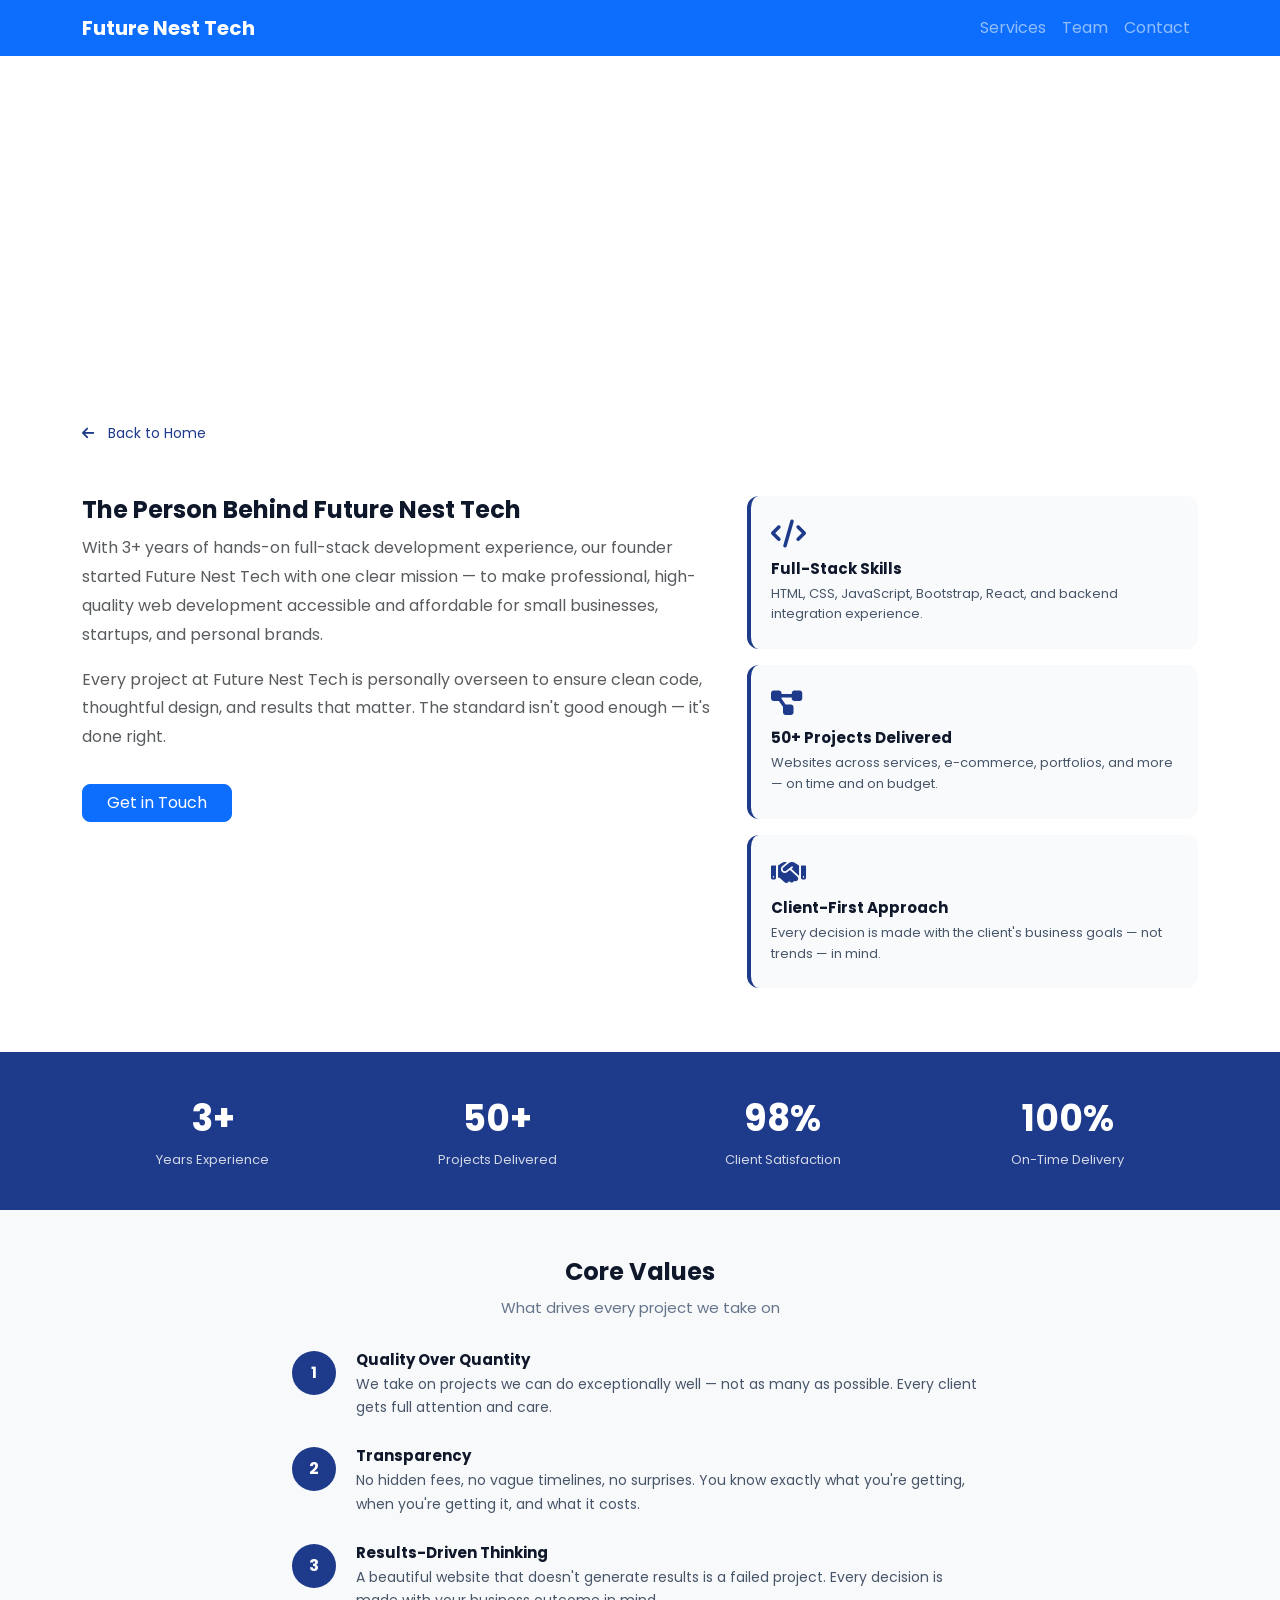
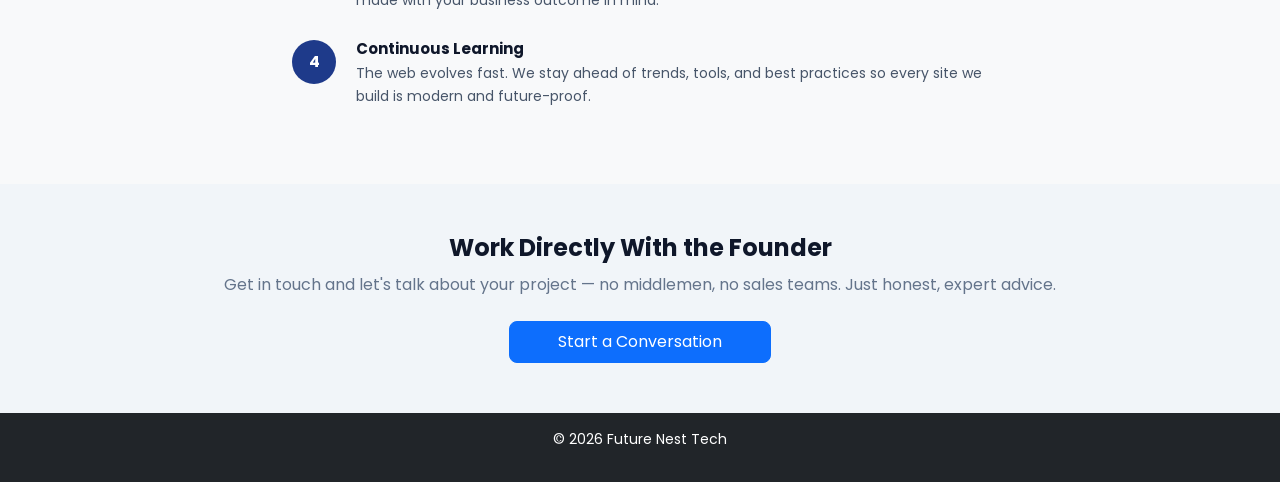
<file: founder.html>
<!DOCTYPE html>
<html lang="en">
<head>
<meta charset="UTF-8">
<meta name="viewport" content="width=device-width, initial-scale=1.0">
<title>Founder – Future Nest Tech</title>
<link href="https://cdn.jsdelivr.net/npm/bootstrap@5.3.2/dist/css/bootstrap.min.css" rel="stylesheet">
<link href="https://fonts.googleapis.com/css2?family=Poppins:wght@300;400;600&display=swap" rel="stylesheet">
<link rel="stylesheet" href="https://cdnjs.cloudflare.com/ajax/libs/font-awesome/6.5.0/css/all.min.css">
<link rel="stylesheet" href="style.css">
</head>
<body>
<nav class="navbar navbar-expand-lg navbar-dark bg-primary sticky-top">
  <div class="container">
    <a class="navbar-brand fw-bold" href="index.html">Future Nest Tech</a>
    <button class="navbar-toggler" type="button" data-bs-toggle="collapse" data-bs-target="#nav"><span class="navbar-toggler-icon"></span></button>
    <div class="collapse navbar-collapse" id="nav">
      <ul class="navbar-nav ms-auto text-center"><li class="nav-item"><a class="nav-link" href="index.html#services">Services</a></li><li class="nav-item"><a class="nav-link" href="index.html#team">Team</a></li><li class="nav-item"><a class="nav-link" href="index.html#contact">Contact</a></li></ul>
    </div>
  </div>
</nav>
<div class="page-hero">
  <div class="container">
    <div class="icon-wrap"><i class="fas fa-crown"></i></div>
    <h1>Founder</h1>
    <p>The vision, the code, and the commitment behind Future Nest Tech — building affordable, high-quality websites for businesses of all sizes.</p>
  </div>
</div>
<section class="py-5">
  <div class="container">
    <a href="index.html" class="back-link mb-4 d-inline-flex"><i class="fas fa-arrow-left"></i>&nbsp; Back to Home</a>
    <div class="row g-4 mt-1">
  <div class="col-12 col-lg-7"><h2 class="section-title">The Person Behind Future Nest Tech</h2><p class="text-muted" style="line-height:1.8;">With 3+ years of hands-on full-stack development experience, our founder started Future Nest Tech with one clear mission — to make professional, high-quality web development accessible and affordable for small businesses, startups, and personal brands.</p><p class="text-muted" style="line-height:1.8;">Every project at Future Nest Tech is personally overseen to ensure clean code, thoughtful design, and results that matter. The standard isn't good enough — it's done right.</p><a href="index.html#contact" class="btn btn-primary mt-3 px-4">Get in Touch</a></div>
  <div class="col-12 col-lg-5"><div class="benefit-card mb-3"><i class="fas fa-code"></i><h6>Full-Stack Skills</h6><p>HTML, CSS, JavaScript, Bootstrap, React, and backend integration experience.</p></div><div class="benefit-card mb-3"><i class="fas fa-project-diagram"></i><h6>50+ Projects Delivered</h6><p>Websites across services, e-commerce, portfolios, and more — on time and on budget.</p></div><div class="benefit-card mb-3"><i class="fas fa-handshake"></i><h6>Client-First Approach</h6><p>Every decision is made with the client's business goals — not trends — in mind.</p></div></div>
</div>
  </div>
</section>
<div class="stats-strip"><div class="container"><div class="row g-4 text-center"><div class="col-6 col-md-3"><div class="stat-num">3+</div><div class="stat-label">Years Experience</div></div><div class="col-6 col-md-3"><div class="stat-num">50+</div><div class="stat-label">Projects Delivered</div></div><div class="col-6 col-md-3"><div class="stat-num">98%</div><div class="stat-label">Client Satisfaction</div></div><div class="col-6 col-md-3"><div class="stat-num">100%</div><div class="stat-label">On-Time Delivery</div></div></div></div></div>
<section class="py-5 bg-light">
  <div class="container" style="max-width:720px;">
    <h2 class="section-title text-center">Core Values</h2>
    <p class="section-sub text-center">What drives every project we take on</p>
    <div class="process-step"><div class="step-num">1</div><div class="step-body"><h6>Quality Over Quantity</h6><p>We take on projects we can do exceptionally well — not as many as possible. Every client gets full attention and care.</p></div></div><div class="process-step"><div class="step-num">2</div><div class="step-body"><h6>Transparency</h6><p>No hidden fees, no vague timelines, no surprises. You know exactly what you're getting, when you're getting it, and what it costs.</p></div></div><div class="process-step"><div class="step-num">3</div><div class="step-body"><h6>Results-Driven Thinking</h6><p>A beautiful website that doesn't generate results is a failed project. Every decision is made with your business outcome in mind.</p></div></div><div class="process-step"><div class="step-num">4</div><div class="step-body"><h6>Continuous Learning</h6><p>The web evolves fast. We stay ahead of trends, tools, and best practices so every site we build is modern and future-proof.</p></div></div>
  </div>
</section>
<div class="cta-strip"><div class="container"><h3>Work Directly With the Founder</h3><p>Get in touch and let's talk about your project — no middlemen, no sales teams. Just honest, expert advice.</p><a href="index.html#contact" class="btn btn-primary px-5 py-2">Start a Conversation</a></div></div>
<footer class="bg-dark text-white text-center p-3"><p>© 2026 Future Nest Tech</p></footer>
<script src="https://cdn.jsdelivr.net/npm/bootstrap@5.3.2/dist/js/bootstrap.bundle.min.js"></script>
</body></html>
</file>
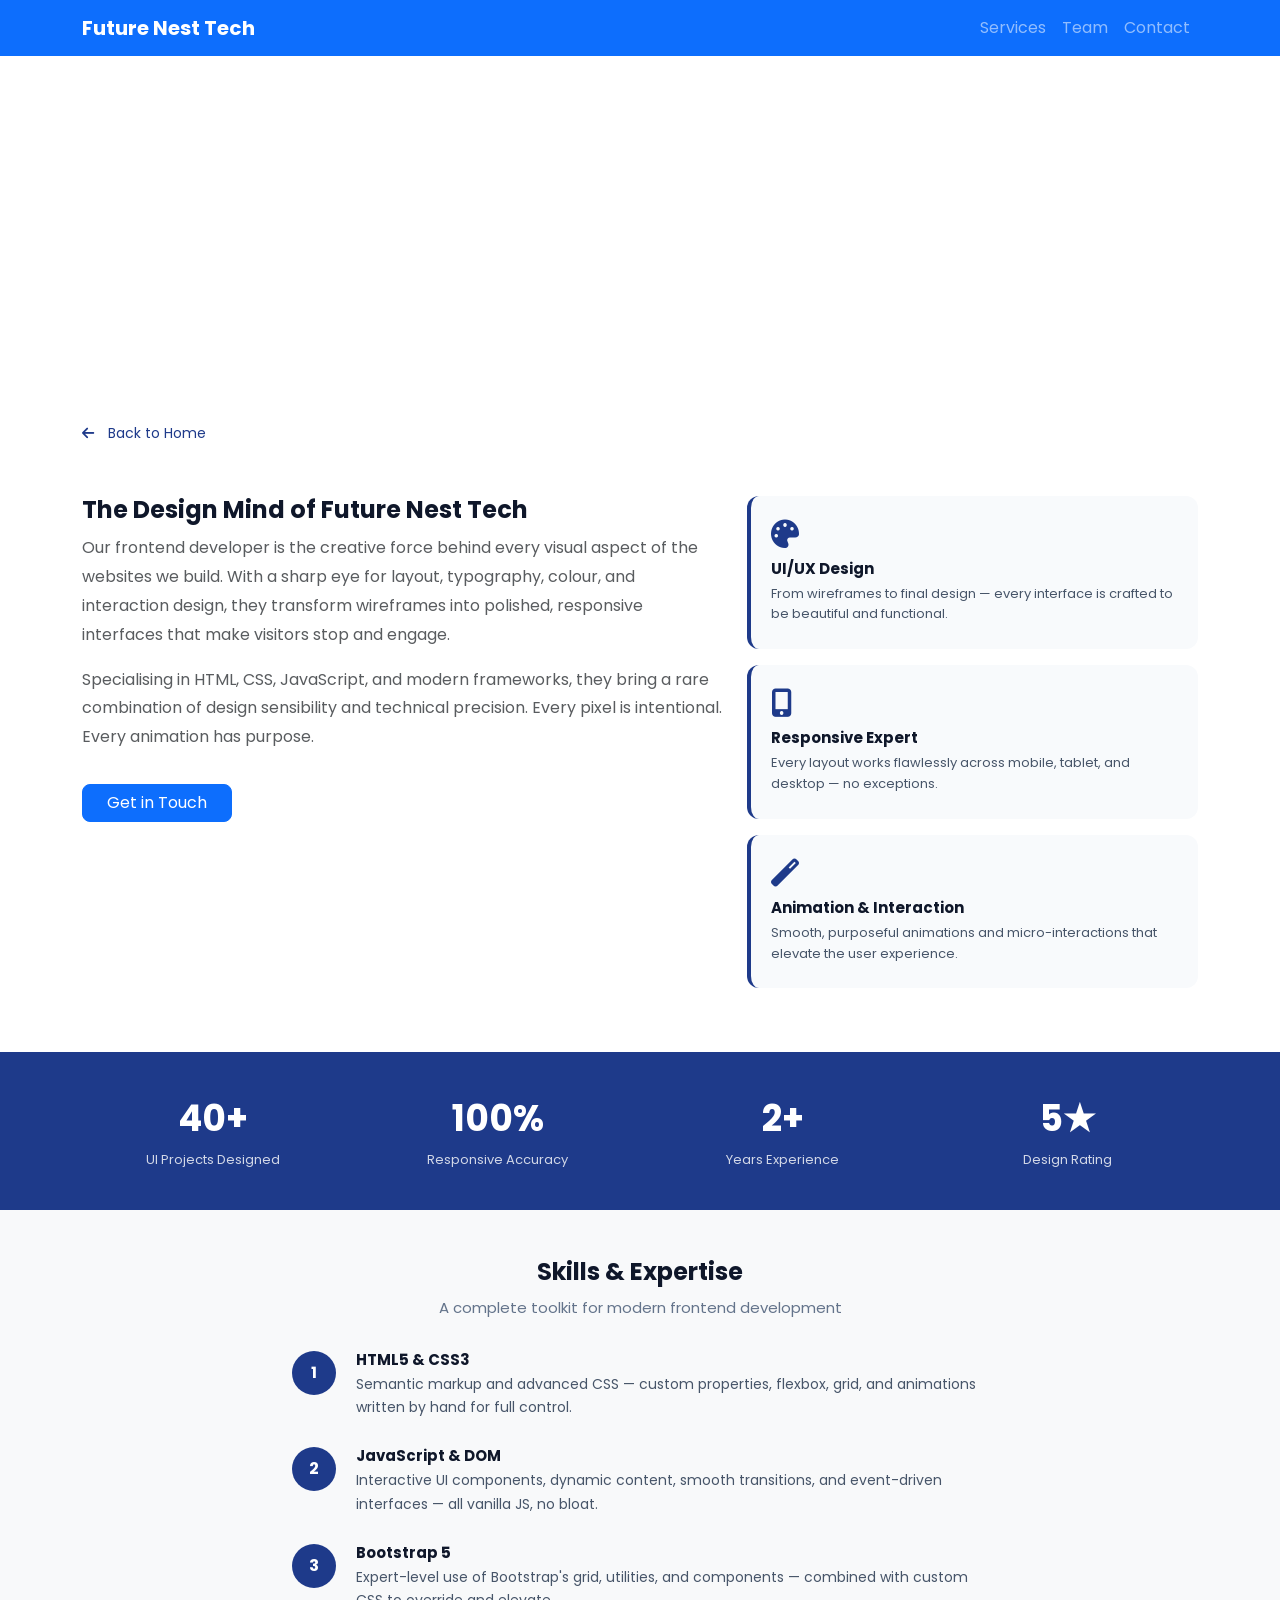
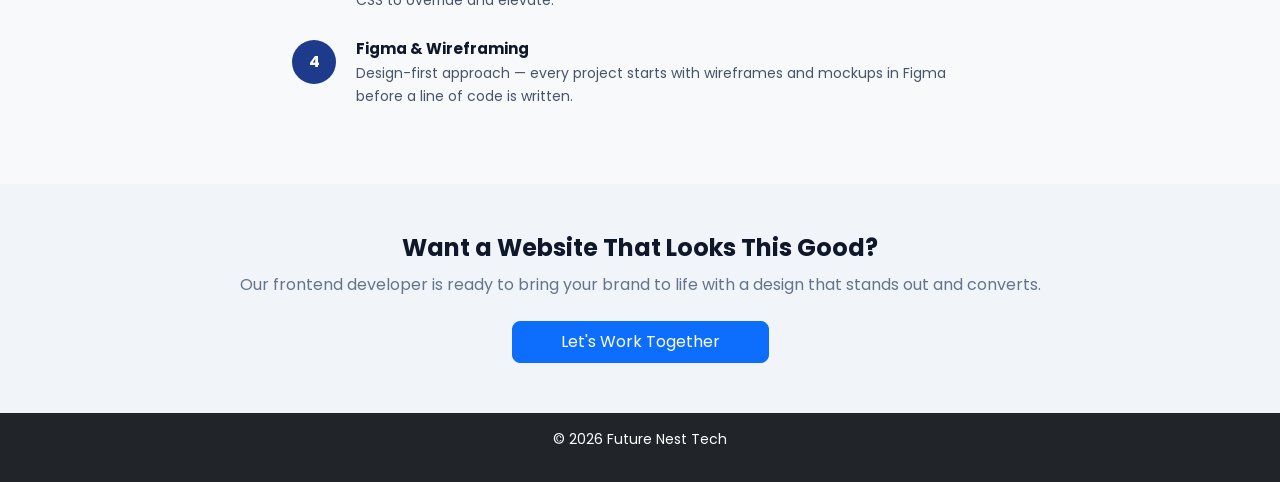
<file: frontend.html>
<!DOCTYPE html>
<html lang="en">
<head>
<meta charset="UTF-8">
<meta name="viewport" content="width=device-width, initial-scale=1.0">
<title>Frontend Developer – Future Nest Tech</title>
<link href="https://cdn.jsdelivr.net/npm/bootstrap@5.3.2/dist/css/bootstrap.min.css" rel="stylesheet">
<link href="https://fonts.googleapis.com/css2?family=Poppins:wght@300;400;600&display=swap" rel="stylesheet">
<link rel="stylesheet" href="https://cdnjs.cloudflare.com/ajax/libs/font-awesome/6.5.0/css/all.min.css">
<link rel="stylesheet" href="style.css">
</head>
<body>
<nav class="navbar navbar-expand-lg navbar-dark bg-primary sticky-top">
  <div class="container">
    <a class="navbar-brand fw-bold" href="index.html">Future Nest Tech</a>
    <button class="navbar-toggler" type="button" data-bs-toggle="collapse" data-bs-target="#nav"><span class="navbar-toggler-icon"></span></button>
    <div class="collapse navbar-collapse" id="nav">
      <ul class="navbar-nav ms-auto text-center"><li class="nav-item"><a class="nav-link" href="index.html#services">Services</a></li><li class="nav-item"><a class="nav-link" href="index.html#team">Team</a></li><li class="nav-item"><a class="nav-link" href="index.html#contact">Contact</a></li></ul>
    </div>
  </div>
</nav>
<div class="page-hero">
  <div class="container">
    <div class="icon-wrap"><i class="fas fa-paint-brush"></i></div>
    <h1>Frontend Developer</h1>
    <p>UI and design expert — turning ideas into beautiful, pixel-perfect interfaces that users love to interact with.</p>
  </div>
</div>
<section class="py-5">
  <div class="container">
    <a href="index.html" class="back-link mb-4 d-inline-flex"><i class="fas fa-arrow-left"></i>&nbsp; Back to Home</a>
    <div class="row g-4 mt-1">
  <div class="col-12 col-lg-7"><h2 class="section-title">The Design Mind of Future Nest Tech</h2><p class="text-muted" style="line-height:1.8;">Our frontend developer is the creative force behind every visual aspect of the websites we build. With a sharp eye for layout, typography, colour, and interaction design, they transform wireframes into polished, responsive interfaces that make visitors stop and engage.</p><p class="text-muted" style="line-height:1.8;">Specialising in HTML, CSS, JavaScript, and modern frameworks, they bring a rare combination of design sensibility and technical precision. Every pixel is intentional. Every animation has purpose.</p><a href="index.html#contact" class="btn btn-primary mt-3 px-4">Get in Touch</a></div>
  <div class="col-12 col-lg-5"><div class="benefit-card mb-3"><i class="fas fa-palette"></i><h6>UI/UX Design</h6><p>From wireframes to final design — every interface is crafted to be beautiful and functional.</p></div><div class="benefit-card mb-3"><i class="fas fa-mobile-alt"></i><h6>Responsive Expert</h6><p>Every layout works flawlessly across mobile, tablet, and desktop — no exceptions.</p></div><div class="benefit-card mb-3"><i class="fas fa-magic"></i><h6>Animation & Interaction</h6><p>Smooth, purposeful animations and micro-interactions that elevate the user experience.</p></div></div>
</div>
  </div>
</section>
<div class="stats-strip"><div class="container"><div class="row g-4 text-center"><div class="col-6 col-md-3"><div class="stat-num">40+</div><div class="stat-label">UI Projects Designed</div></div><div class="col-6 col-md-3"><div class="stat-num">100%</div><div class="stat-label">Responsive Accuracy</div></div><div class="col-6 col-md-3"><div class="stat-num">2+</div><div class="stat-label">Years Experience</div></div><div class="col-6 col-md-3"><div class="stat-num">5★</div><div class="stat-label">Design Rating</div></div></div></div></div>
<section class="py-5 bg-light">
  <div class="container" style="max-width:720px;">
    <h2 class="section-title text-center">Skills & Expertise</h2>
    <p class="section-sub text-center">A complete toolkit for modern frontend development</p>
    <div class="process-step"><div class="step-num">1</div><div class="step-body"><h6>HTML5 & CSS3</h6><p>Semantic markup and advanced CSS — custom properties, flexbox, grid, and animations written by hand for full control.</p></div></div><div class="process-step"><div class="step-num">2</div><div class="step-body"><h6>JavaScript & DOM</h6><p>Interactive UI components, dynamic content, smooth transitions, and event-driven interfaces — all vanilla JS, no bloat.</p></div></div><div class="process-step"><div class="step-num">3</div><div class="step-body"><h6>Bootstrap 5</h6><p>Expert-level use of Bootstrap's grid, utilities, and components — combined with custom CSS to override and elevate.</p></div></div><div class="process-step"><div class="step-num">4</div><div class="step-body"><h6>Figma & Wireframing</h6><p>Design-first approach — every project starts with wireframes and mockups in Figma before a line of code is written.</p></div></div>
  </div>
</section>
<div class="cta-strip"><div class="container"><h3>Want a Website That Looks This Good?</h3><p>Our frontend developer is ready to bring your brand to life with a design that stands out and converts.</p><a href="index.html#contact" class="btn btn-primary px-5 py-2">Let's Work Together</a></div></div>
<footer class="bg-dark text-white text-center p-3"><p>© 2026 Future Nest Tech</p></footer>
<script src="https://cdn.jsdelivr.net/npm/bootstrap@5.3.2/dist/js/bootstrap.bundle.min.js"></script>
</body></html>
</file>
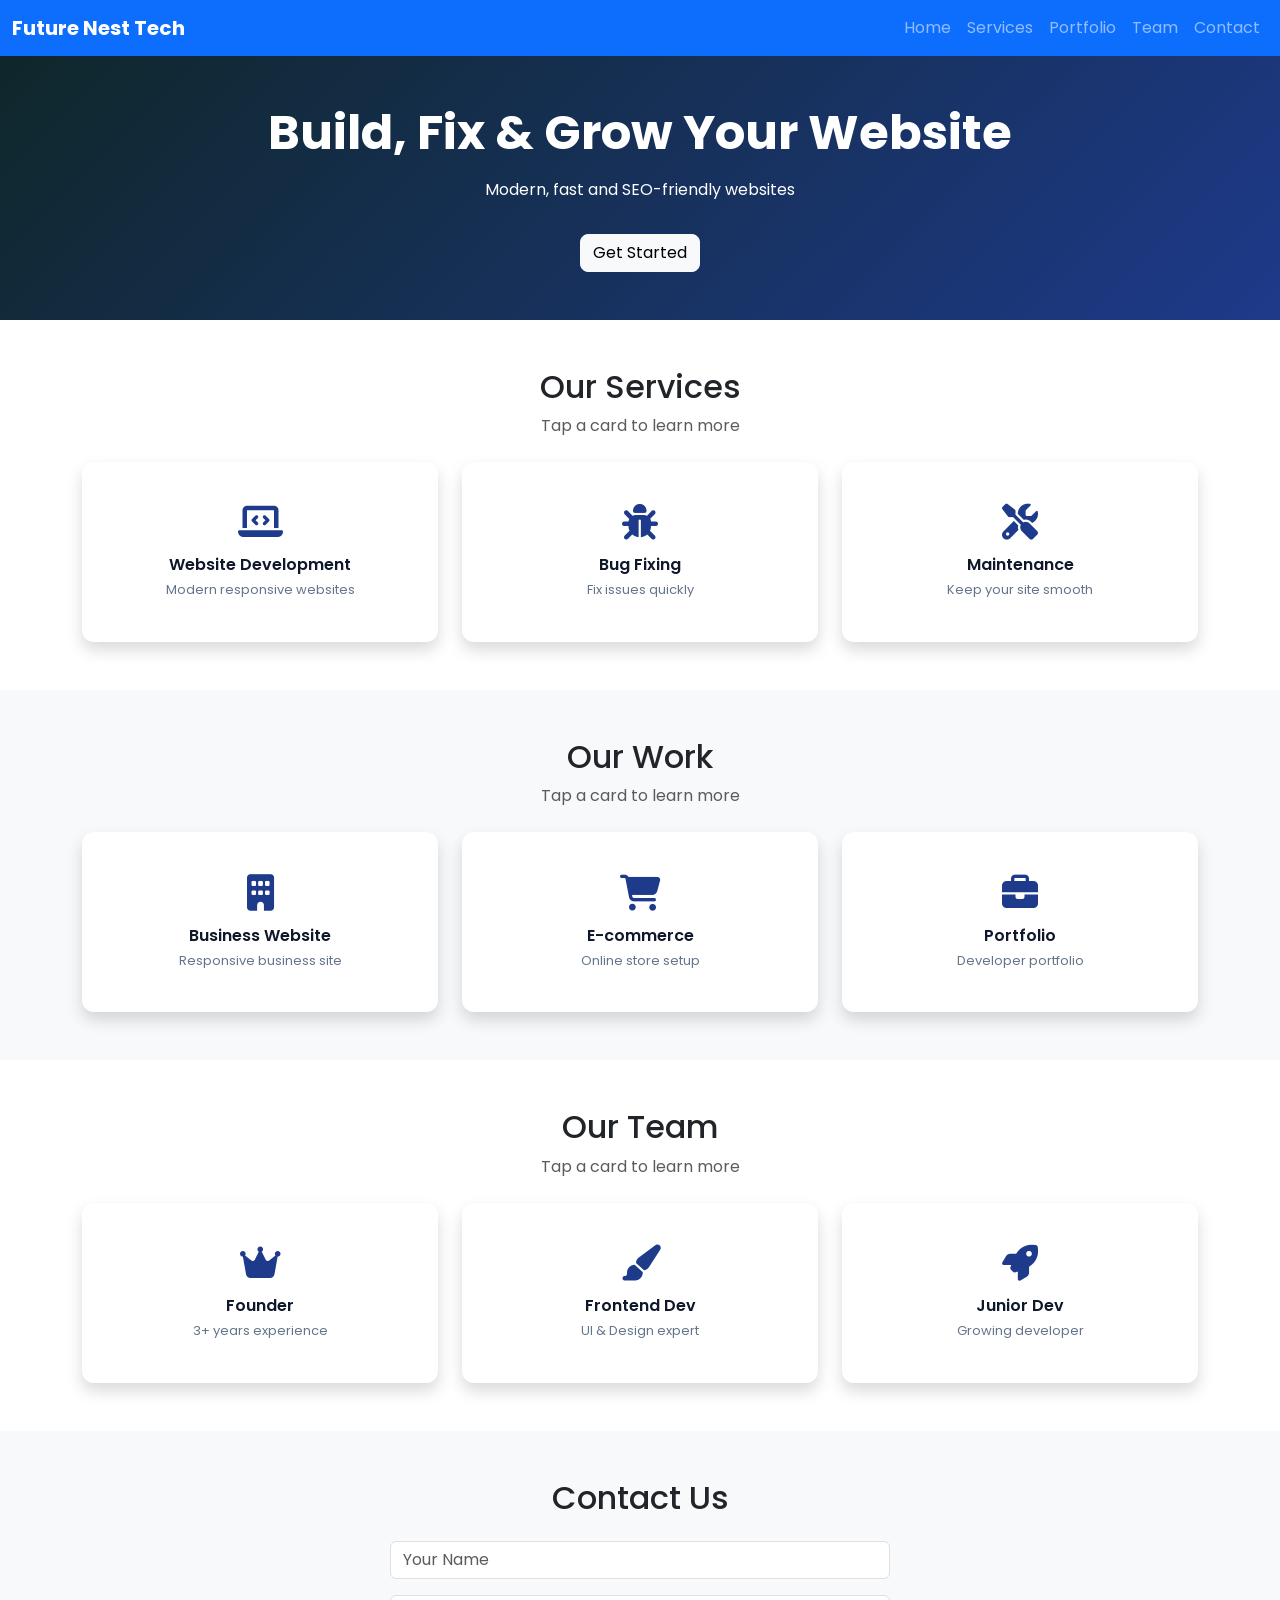
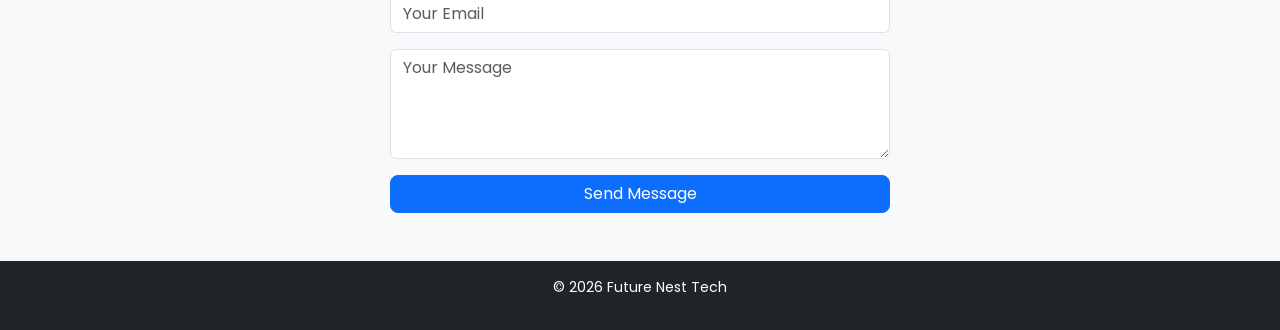
<file: index (1).html>
<!DOCTYPE html>
<html lang="en">
<head>
<meta charset="UTF-8">
<meta name="viewport" content="width=device-width, initial-scale=1.0">

<title>Future Nest Tech</title>

<!-- Bootstrap -->
<link href="https://cdn.jsdelivr.net/npm/bootstrap@5.3.2/dist/css/bootstrap.min.css" rel="stylesheet">

<!-- Font -->
<link href="https://fonts.googleapis.com/css2?family=Poppins:wght@300;400;600&display=swap" rel="stylesheet">

<!-- Icons -->
<link rel="stylesheet" href="https://cdnjs.cloudflare.com/ajax/libs/font-awesome/6.5.0/css/all.min.css">

<!-- Stylesheet -->
<link rel="stylesheet" href="style.css">

</head>

<body>

<!-- NAVBAR -->
<nav class="navbar navbar-expand-lg navbar-dark bg-primary sticky-top">
  <div class="container-fluid">
    <a class="navbar-brand fw-bold" href="#">Future Nest Tech</a>
    <button class="navbar-toggler" type="button" data-bs-toggle="collapse" data-bs-target="#nav">
      <span class="navbar-toggler-icon"></span>
    </button>
    <div class="collapse navbar-collapse" id="nav">
      <ul class="navbar-nav ms-auto text-center">
        <li class="nav-item"><a class="nav-link" href="#home">Home</a></li>
        <li class="nav-item"><a class="nav-link" href="#services">Services</a></li>
        <li class="nav-item"><a class="nav-link" href="#portfolio">Portfolio</a></li>
        <li class="nav-item"><a class="nav-link" href="#team">Team</a></li>
        <li class="nav-item"><a class="nav-link" href="#contact">Contact</a></li>
      </ul>
    </div>
  </div>
</nav>

<!-- HERO -->
<section class="hero text-center py-5" id="home">
  <div class="container">
    <h1 class="fw-bold display-5">Build, Fix & Grow Your Website</h1>
    <p class="mt-3">Modern, fast and SEO-friendly websites</p>
    <a href="#contact" class="btn btn-light mt-3">Get Started</a>
  </div>
</section>

<!-- SERVICES -->
<section class="py-5 text-center" id="services">
  <div class="container">
    <h2 class="mb-2">Our Services</h2>
    <p class="text-muted mb-4">Tap a card to learn more</p>
    <div class="row g-4">

      <div class="col-12 col-md-6 col-lg-4 d-flex">
        <div class="zcard shadow w-100" onclick="openCard('webdev')">
          <div class="zcard-icon"><i class="fas fa-laptop-code"></i></div>
          <h5 class="zcard-title">Website Development</h5>
          <p class="zcard-sub">Modern responsive websites</p>
        </div>
      </div>

      <div class="col-12 col-md-6 col-lg-4 d-flex">
        <div class="zcard shadow w-100" onclick="openCard('bugfix')">
          <div class="zcard-icon"><i class="fas fa-bug"></i></div>
          <h5 class="zcard-title">Bug Fixing</h5>
          <p class="zcard-sub">Fix issues quickly</p>
        </div>
      </div>

      <div class="col-12 col-md-6 col-lg-4 d-flex">
        <div class="zcard shadow w-100" onclick="openCard('maintenance')">
          <div class="zcard-icon"><i class="fas fa-tools"></i></div>
          <h5 class="zcard-title">Maintenance</h5>
          <p class="zcard-sub">Keep your site smooth</p>
        </div>
      </div>

    </div>
  </div>
</section>

<!-- PORTFOLIO -->
<section class="bg-light py-5 text-center" id="portfolio">
  <div class="container">
    <h2 class="mb-2">Our Work</h2>
    <p class="text-muted mb-4">Tap a card to learn more</p>
    <div class="row g-4">

      <div class="col-12 col-md-6 col-lg-4 d-flex">
        <div class="zcard shadow w-100" onclick="openCard('business')">
          <div class="zcard-icon"><i class="fas fa-building"></i></div>
          <h5 class="zcard-title">Business Website</h5>
          <p class="zcard-sub">Responsive business site</p>
        </div>
      </div>

      <div class="col-12 col-md-6 col-lg-4 d-flex">
        <div class="zcard shadow w-100" onclick="openCard('ecommerce')">
          <div class="zcard-icon"><i class="fas fa-shopping-cart"></i></div>
          <h5 class="zcard-title">E-commerce</h5>
          <p class="zcard-sub">Online store setup</p>
        </div>
      </div>

      <div class="col-12 col-md-6 col-lg-4 d-flex">
        <div class="zcard shadow w-100" onclick="openCard('portfolio')">
          <div class="zcard-icon"><i class="fas fa-briefcase"></i></div>
          <h5 class="zcard-title">Portfolio</h5>
          <p class="zcard-sub">Developer portfolio</p>
        </div>
      </div>

    </div>
  </div>
</section>

<!-- TEAM -->
<section class="py-5 text-center" id="team">
  <div class="container">
    <h2 class="mb-2">Our Team</h2>
    <p class="text-muted mb-4">Tap a card to learn more</p>
    <div class="row g-4">

      <div class="col-12 col-md-6 col-lg-4 d-flex">
        <div class="zcard shadow w-100" onclick="openCard('founder')">
          <div class="zcard-icon"><i class="fas fa-crown"></i></div>
          <h5 class="zcard-title">Founder</h5>
          <p class="zcard-sub">3+ years experience</p>
        </div>
      </div>

      <div class="col-12 col-md-6 col-lg-4 d-flex">
        <div class="zcard shadow w-100" onclick="openCard('frontend')">
          <div class="zcard-icon"><i class="fas fa-paint-brush"></i></div>
          <h5 class="zcard-title">Frontend Dev</h5>
          <p class="zcard-sub">UI & Design expert</p>
        </div>
      </div>

      <div class="col-12 col-md-6 col-lg-4 d-flex">
        <div class="zcard shadow w-100" onclick="openCard('junior')">
          <div class="zcard-icon"><i class="fas fa-rocket"></i></div>
          <h5 class="zcard-title">Junior Dev</h5>
          <p class="zcard-sub">Growing developer</p>
        </div>
      </div>

    </div>
  </div>
</section>

<!-- CONTACT -->
<section class="bg-light py-5 text-center" id="contact">
  <div class="container">
    <h2 class="mb-4">Contact Us</h2>
    <form id="contact-form" action="https://formspree.io/f/mpqkpdgb" method="POST" class="mx-auto" style="max-width:500px;">
      <input type="text" name="name" class="form-control mb-3" placeholder="Your Name" required>
      <input type="email" name="email" class="form-control mb-3" placeholder="Your Email" required>
      <textarea name="message" class="form-control mb-3" rows="4" placeholder="Your Message" required></textarea>
      <div id="form-error" class="alert alert-danger d-none mb-3">Something went wrong. Please try again.</div>
      <button type="submit" class="btn btn-primary w-100">Send Message</button>
    </form>
  </div>
</section>

<!-- FOOTER -->
<footer class="bg-dark text-white text-center p-3">
  <p>© 2026 Future Nest Tech</p>
</footer>

<!-- POPUP OVERLAY -->
<div class="popup-overlay" id="popup-overlay" onclick="closeCard()">
  <div class="popup-box" id="popup-box" onclick="event.stopPropagation()">
    <div class="popup-icon-wrap" id="popup-icon"></div>
    <h4 class="popup-title" id="popup-title"></h4>
    <p class="popup-desc" id="popup-desc"></p>
    <a href="#contact" class="btn btn-primary px-4" onclick="closeCard()">Read More</a>
  </div>
</div>

<!-- Bootstrap JS -->
<script src="https://cdn.jsdelivr.net/npm/bootstrap@5.3.2/dist/js/bootstrap.bundle.min.js"></script>

<script>
  var cardData = {
    webdev: {
      icon: 'fas fa-laptop-code',
      title: 'Website Development',
      desc: 'We build fully customised, animated, and visually stunning websites from scratch. Every site we create is mobile-first, SEO-optimised, and crafted to reflect your brand identity. From smooth scroll animations to interactive elements, we make sure your website not only looks great but also performs exceptionally fast across all devices and browsers.'
    },
    bugfix: {
      icon: 'fas fa-bug',
      title: 'Bug Fixing',
      desc: 'Got a broken layout, a form that won\'t submit, or a JavaScript error ruining your site? We dig deep into your code to find and fix the root cause fast. Whether it\'s a CSS glitch on mobile, a backend error, or a third-party plugin conflict — we resolve it cleanly without introducing new issues, so your site runs flawlessly again.'
    },
    maintenance: {
      icon: 'fas fa-tools',
      title: 'Maintenance',
      desc: 'A website needs ongoing care to stay secure, fast, and up to date. We handle everything — regular plugin and CMS updates, performance monitoring, broken link fixes, database backups, and uptime checks. Think of us as your website\'s dedicated support team, making sure everything runs smoothly in the background so you can focus on your business.'
    },
    business: {
      icon: 'fas fa-building',
      title: 'Business Website',
      desc: 'We built a professional multi-page business website for a local service company — featuring a clean hero section, animated service cards, a contact form, and a fully responsive layout. The result was a polished online presence that helped them attract new clients and build trust with their audience from day one.'
    },
    ecommerce: {
      icon: 'fas fa-shopping-cart',
      title: 'E-commerce Store',
      desc: 'We designed and developed a fully functional online store complete with product listings, a shopping cart, secure payment gateway integration, and an easy-to-manage admin panel. The store was optimised for fast load times and a smooth checkout experience — built to convert visitors into paying customers.'
    },
    portfolio: {
      icon: 'fas fa-briefcase',
      title: 'Developer Portfolio',
      desc: 'We created a sleek, modern personal portfolio website for a developer looking to land their first job. The site featured an animated hero section, a filterable project gallery, a skills timeline, and a contact form — all designed to make a strong first impression on recruiters and potential clients.'
    },
    founder: {
      icon: 'fas fa-crown',
      title: 'Founder',
      desc: 'With 3+ years of full-stack development experience, our founder leads Future Nest Tech with a clear vision — to make high-quality web development accessible and affordable for everyone. From small businesses to personal brands, he ensures every project is delivered with attention to detail, clean code, and a results-driven mindset.'
    },
    frontend: {
      icon: 'fas fa-paint-brush',
      title: 'Frontend Developer',
      desc: 'Our frontend developer is a UI and design expert who turns ideas into beautiful, pixel-perfect interfaces. With a sharp eye for layout, colour, and user experience, he crafts designs that are not only visually impressive but also intuitive and easy to navigate — making sure every visitor enjoys using the site.'
    },
    junior: {
      icon: 'fas fa-rocket',
      title: 'Junior Developer',
      desc: 'Our junior developer brings fresh energy, curiosity, and a hunger to learn to every project. Always up to date with the latest web trends and technologies, he contributes creative ideas and fast solutions — and is growing rapidly into a well-rounded developer who consistently delivers solid, reliable work.'
    }
  };

  function openCard(id) {
    var c = cardData[id];
    document.getElementById('popup-icon').innerHTML = '<i class="' + c.icon + '"></i>';
    document.getElementById('popup-title').textContent = c.title;
    document.getElementById('popup-desc').textContent = c.desc;
    var overlay = document.getElementById('popup-overlay');
    var box = document.getElementById('popup-box');
    overlay.classList.add('show');
    setTimeout(function () { box.classList.add('show'); }, 10);
  }

  function closeCard() {
    var box = document.getElementById('popup-box');
    var overlay = document.getElementById('popup-overlay');
    box.classList.remove('show');
    setTimeout(function () { overlay.classList.remove('show'); }, 350);
  }

  document.addEventListener('keydown', function (e) {
    if (e.key === 'Escape') closeCard();
  });

  document.addEventListener("DOMContentLoaded", function () {
    const form = document.getElementById("contact-form");
    const errorBox = document.getElementById("form-error");

    form.addEventListener("submit", function (e) {
      e.preventDefault();
      errorBox.classList.add("d-none");

      fetch(form.action, {
        method: "POST",
        body: new FormData(form),
        headers: { 'Accept': 'application/json' }
      })
      .then(function (response) {
        if (response.ok) {
          window.location.href = "thankyou.html";
        } else {
          errorBox.classList.remove("d-none");
        }
      })
      .catch(function () {
        errorBox.classList.remove("d-none");
      });
    });
  });
</script>

</body>
</html>
</file>
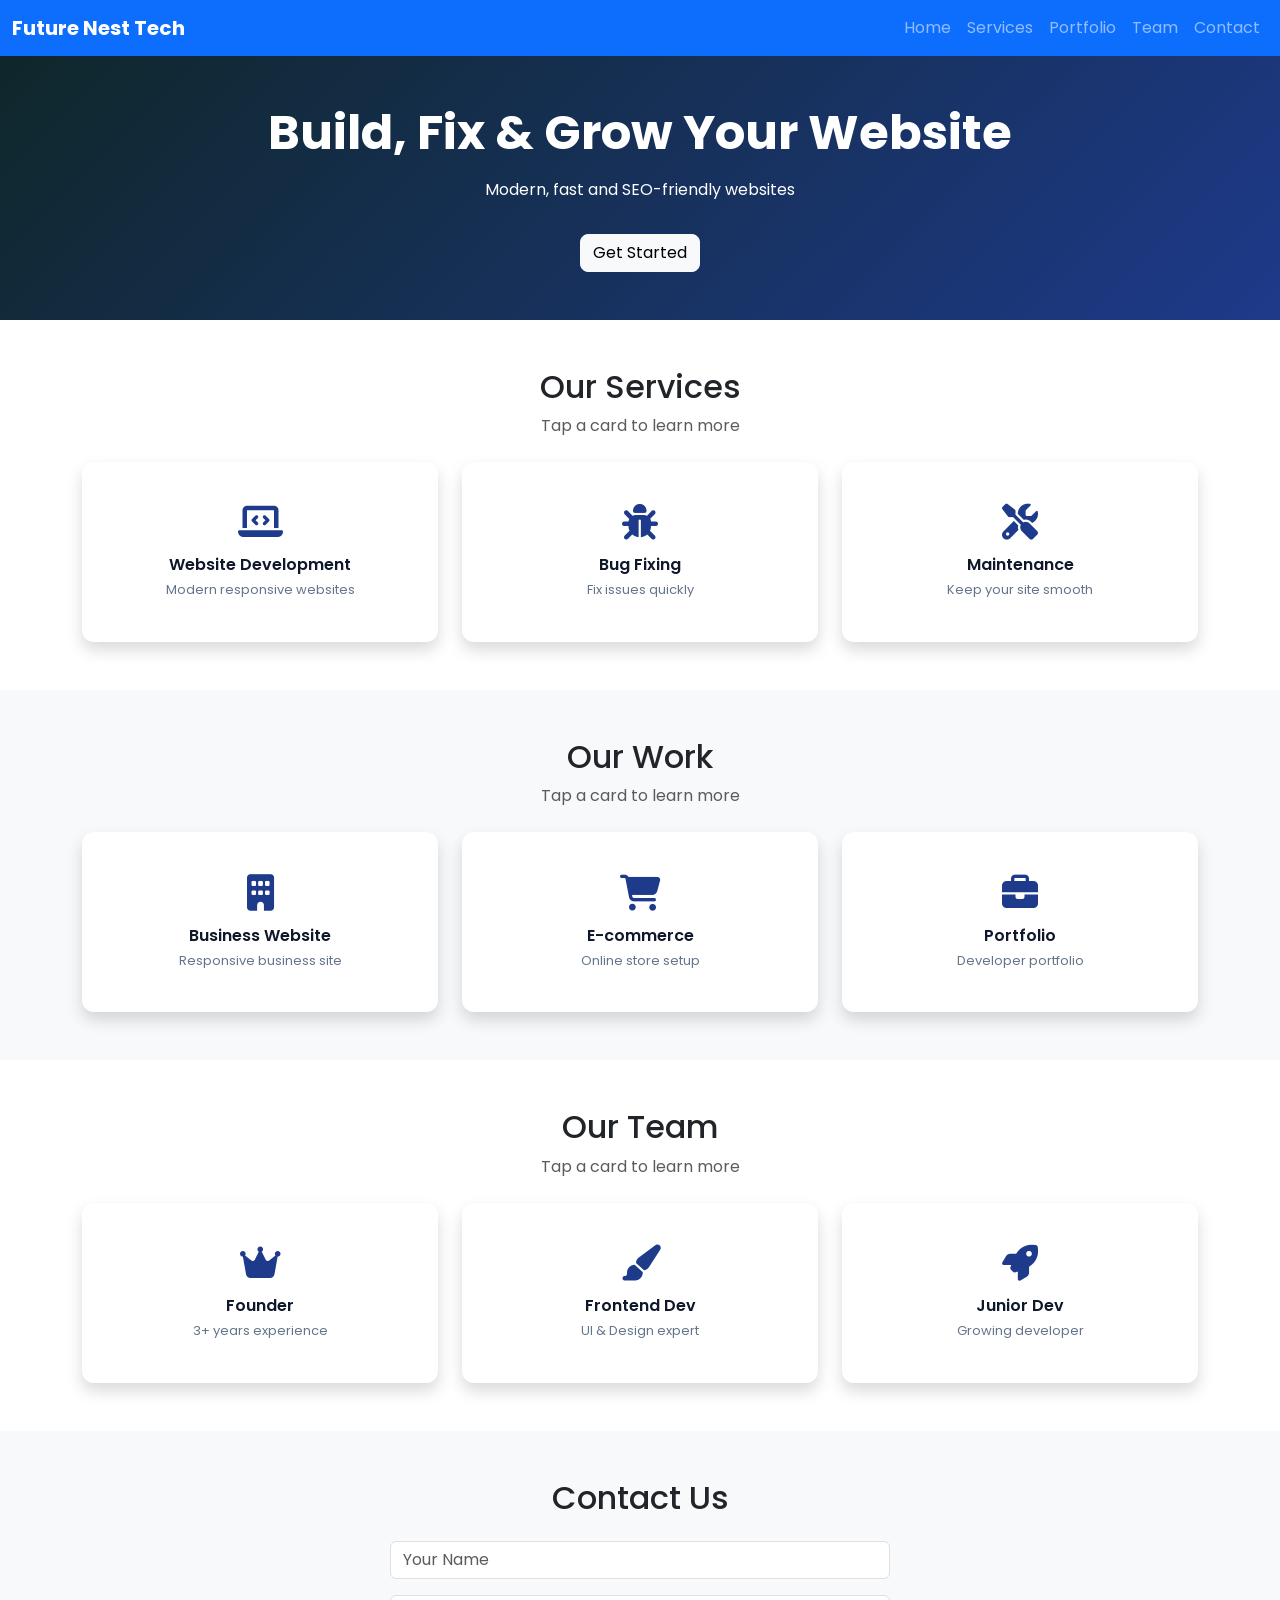
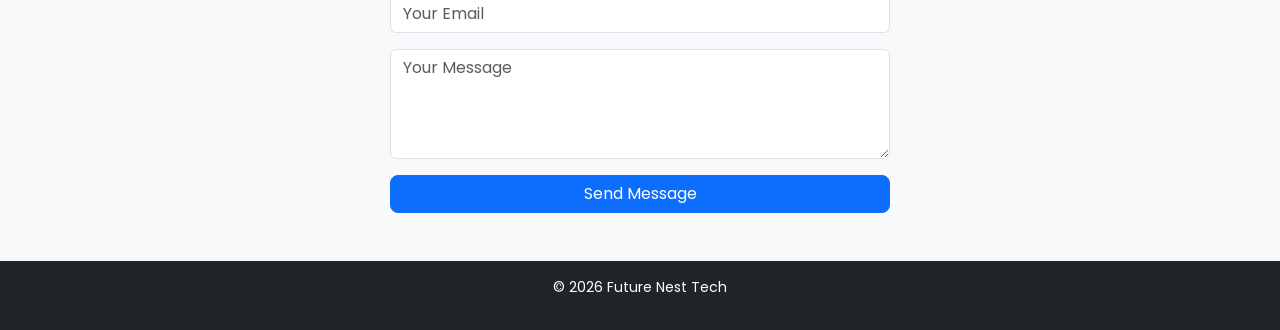
<file: index (2).html>
<!DOCTYPE html>
<html lang="en">
<head>
<meta charset="UTF-8">
<meta name="viewport" content="width=device-width, initial-scale=1.0">
<title>Future Nest Tech</title>
<link href="https://cdn.jsdelivr.net/npm/bootstrap@5.3.2/dist/css/bootstrap.min.css" rel="stylesheet">
<link href="https://fonts.googleapis.com/css2?family=Poppins:wght@300;400;600&display=swap" rel="stylesheet">
<link rel="stylesheet" href="https://cdnjs.cloudflare.com/ajax/libs/font-awesome/6.5.0/css/all.min.css">
<link rel="stylesheet" href="style.css">
</head>
<body>

<nav class="navbar navbar-expand-lg navbar-dark bg-primary sticky-top">
  <div class="container-fluid">
    <a class="navbar-brand fw-bold" href="index.html">Future Nest Tech</a>
    <button class="navbar-toggler" type="button" data-bs-toggle="collapse" data-bs-target="#nav">
      <span class="navbar-toggler-icon"></span>
    </button>
    <div class="collapse navbar-collapse" id="nav">
      <ul class="navbar-nav ms-auto text-center">
        <li class="nav-item"><a class="nav-link" href="#home">Home</a></li>
        <li class="nav-item"><a class="nav-link" href="#services">Services</a></li>
        <li class="nav-item"><a class="nav-link" href="#portfolio">Portfolio</a></li>
        <li class="nav-item"><a class="nav-link" href="#team">Team</a></li>
        <li class="nav-item"><a class="nav-link" href="#contact">Contact</a></li>
      </ul>
    </div>
  </div>
</nav>

<section class="hero text-center py-5" id="home">
  <div class="container">
    <h1 class="fw-bold display-5">Build, Fix & Grow Your Website</h1>
    <p class="mt-3">Modern, fast and SEO-friendly websites</p>
    <a href="#contact" class="btn btn-light mt-3">Get Started</a>
  </div>
</section>

<!-- SERVICES -->
<section class="py-5 text-center" id="services">
  <div class="container">
    <h2 class="mb-2">Our Services</h2>
    <p class="text-muted mb-4">Tap a card to learn more</p>
    <div class="row g-4">

      <div class="col-12 col-md-6 col-lg-4 d-flex">
        <div class="zcard shadow w-100" onclick="openCard('webdev', 'services/webdev.html')">
          <div class="zcard-icon"><i class="fas fa-laptop-code"></i></div>
          <h5 class="zcard-title">Website Development</h5>
          <p class="zcard-sub">Modern responsive websites</p>
        </div>
      </div>

      <div class="col-12 col-md-6 col-lg-4 d-flex">
        <div class="zcard shadow w-100" onclick="openCard('bugfix', 'services/bugfix.html')">
          <div class="zcard-icon"><i class="fas fa-bug"></i></div>
          <h5 class="zcard-title">Bug Fixing</h5>
          <p class="zcard-sub">Fix issues quickly</p>
        </div>
      </div>

      <div class="col-12 col-md-6 col-lg-4 d-flex">
        <div class="zcard shadow w-100" onclick="openCard('maintenance', 'services/maintenance.html')">
          <div class="zcard-icon"><i class="fas fa-tools"></i></div>
          <h5 class="zcard-title">Maintenance</h5>
          <p class="zcard-sub">Keep your site smooth</p>
        </div>
      </div>

    </div>
  </div>
</section>

<!-- PORTFOLIO -->
<section class="bg-light py-5 text-center" id="portfolio">
  <div class="container">
    <h2 class="mb-2">Our Work</h2>
    <p class="text-muted mb-4">Tap a card to learn more</p>
    <div class="row g-4">

      <div class="col-12 col-md-6 col-lg-4 d-flex">
        <div class="zcard shadow w-100" onclick="openCard('business', 'portfolio/business.html')">
          <div class="zcard-icon"><i class="fas fa-building"></i></div>
          <h5 class="zcard-title">Business Website</h5>
          <p class="zcard-sub">Responsive business site</p>
        </div>
      </div>

      <div class="col-12 col-md-6 col-lg-4 d-flex">
        <div class="zcard shadow w-100" onclick="openCard('ecommerce', 'portfolio/ecommerce.html')">
          <div class="zcard-icon"><i class="fas fa-shopping-cart"></i></div>
          <h5 class="zcard-title">E-commerce</h5>
          <p class="zcard-sub">Online store setup</p>
        </div>
      </div>

      <div class="col-12 col-md-6 col-lg-4 d-flex">
        <div class="zcard shadow w-100" onclick="openCard('portfolio', 'portfolio/devportfolio.html')">
          <div class="zcard-icon"><i class="fas fa-briefcase"></i></div>
          <h5 class="zcard-title">Portfolio</h5>
          <p class="zcard-sub">Developer portfolio</p>
        </div>
      </div>

    </div>
  </div>
</section>

<!-- TEAM -->
<section class="py-5 text-center" id="team">
  <div class="container">
    <h2 class="mb-2">Our Team</h2>
    <p class="text-muted mb-4">Tap a card to learn more</p>
    <div class="row g-4">

      <div class="col-12 col-md-6 col-lg-4 d-flex">
        <div class="zcard shadow w-100" onclick="openCard('founder', 'team/founder.html')">
          <div class="zcard-icon"><i class="fas fa-crown"></i></div>
          <h5 class="zcard-title">Founder</h5>
          <p class="zcard-sub">3+ years experience</p>
        </div>
      </div>

      <div class="col-12 col-md-6 col-lg-4 d-flex">
        <div class="zcard shadow w-100" onclick="openCard('frontend', 'team/frontend.html')">
          <div class="zcard-icon"><i class="fas fa-paint-brush"></i></div>
          <h5 class="zcard-title">Frontend Dev</h5>
          <p class="zcard-sub">UI & Design expert</p>
        </div>
      </div>

      <div class="col-12 col-md-6 col-lg-4 d-flex">
        <div class="zcard shadow w-100" onclick="openCard('junior', 'team/junior.html')">
          <div class="zcard-icon"><i class="fas fa-rocket"></i></div>
          <h5 class="zcard-title">Junior Dev</h5>
          <p class="zcard-sub">Growing developer</p>
        </div>
      </div>

    </div>
  </div>
</section>

<!-- CONTACT -->
<section class="bg-light py-5 text-center" id="contact">
  <div class="container">
    <h2 class="mb-4">Contact Us</h2>
    <form id="contact-form" action="https://formspree.io/f/mpqkpdgb" method="POST" class="mx-auto" style="max-width:500px;">
      <input type="text" name="name" class="form-control mb-3" placeholder="Your Name" required>
      <input type="email" name="email" class="form-control mb-3" placeholder="Your Email" required>
      <textarea name="message" class="form-control mb-3" rows="4" placeholder="Your Message" required></textarea>
      <div id="form-error" class="alert alert-danger d-none mb-3">Something went wrong. Please try again.</div>
      <button type="submit" class="btn btn-primary w-100">Send Message</button>
    </form>
  </div>
</section>

<footer class="bg-dark text-white text-center p-3">
  <p>© 2026 Future Nest Tech</p>
</footer>

<!-- POPUP OVERLAY -->
<div class="popup-overlay" id="popup-overlay" onclick="closeCard()">
  <div class="popup-box" id="popup-box" onclick="event.stopPropagation()">
    <div class="popup-icon-wrap" id="popup-icon"></div>
    <h4 class="popup-title" id="popup-title"></h4>
    <p class="popup-desc" id="popup-desc"></p>
    <a id="popup-readmore" href="#" class="btn btn-primary px-4">Read More</a>
  </div>
</div>

<script src="https://cdn.jsdelivr.net/npm/bootstrap@5.3.2/dist/js/bootstrap.bundle.min.js"></script>
<script>
  var cardData = {
    webdev:      { icon: 'fas fa-laptop-code', title: 'Website Development', desc: 'We build fully customised, animated, and visually stunning websites from scratch — mobile-first, SEO-optimised, and crafted to reflect your brand identity.' },
    bugfix:      { icon: 'fas fa-bug',          title: 'Bug Fixing',           desc: 'We dig deep into your code to find and fix issues fast — CSS glitches, JS errors, plugin conflicts — resolved cleanly without introducing new problems.' },
    maintenance: { icon: 'fas fa-tools',        title: 'Maintenance',          desc: 'We handle updates, backups, and performance checks so your website stays secure, fast, and running smoothly — you focus on your business.' },
    business:    { icon: 'fas fa-building',     title: 'Business Website',     desc: 'A clean, professional multi-page site for a local service business — fully mobile-friendly and built to attract and convert new clients.' },
    ecommerce:   { icon: 'fas fa-shopping-cart',title: 'E-commerce Store',     desc: 'Full online store with product listings, cart, and payment integration — optimised for fast load times and a smooth checkout experience.' },
    portfolio:   { icon: 'fas fa-briefcase',    title: 'Developer Portfolio',  desc: 'A sleek personal portfolio with animated hero, filterable project gallery, and contact form — designed to impress recruiters and clients.' },
    founder:     { icon: 'fas fa-crown',        title: 'Founder',              desc: '3+ years of full-stack experience leading Future Nest Tech with clean code, attention to detail, and a results-driven mindset.' },
    frontend:    { icon: 'fas fa-paint-brush',  title: 'Frontend Developer',   desc: 'Pixel-perfect UI design and seamless UX across all screen sizes — turning ideas into beautiful, intuitive interfaces.' },
    junior:      { icon: 'fas fa-rocket',       title: 'Junior Developer',     desc: 'Fresh energy and fast-learning mindset — always up to date with the latest web trends, delivering solid and creative solutions.' }
  };

  var currentPage = '#';

  function openCard(id, page) {
    var c = cardData[id];
    currentPage = page;
    document.getElementById('popup-icon').innerHTML = '<i class="' + c.icon + '"></i>';
    document.getElementById('popup-title').textContent = c.title;
    document.getElementById('popup-desc').textContent = c.desc;
    document.getElementById('popup-readmore').href = page;
    var overlay = document.getElementById('popup-overlay');
    var box = document.getElementById('popup-box');
    overlay.classList.add('show');
    setTimeout(function () { box.classList.add('show'); }, 10);
  }

  function closeCard() {
    var box = document.getElementById('popup-box');
    var overlay = document.getElementById('popup-overlay');
    box.classList.remove('show');
    setTimeout(function () { overlay.classList.remove('show'); }, 350);
  }

  document.addEventListener('keydown', function (e) { if (e.key === 'Escape') closeCard(); });

  document.addEventListener("DOMContentLoaded", function () {
    const form = document.getElementById("contact-form");
    const errorBox = document.getElementById("form-error");
    form.addEventListener("submit", function (e) {
      e.preventDefault();
      errorBox.classList.add("d-none");
      fetch(form.action, { method: "POST", body: new FormData(form), headers: { 'Accept': 'application/json' } })
        .then(function (r) { r.ok ? window.location.href = "thankyou.html" : errorBox.classList.remove("d-none"); })
        .catch(function () { errorBox.classList.remove("d-none"); });
    });
  });
</script>
</body>
</html>
</file>
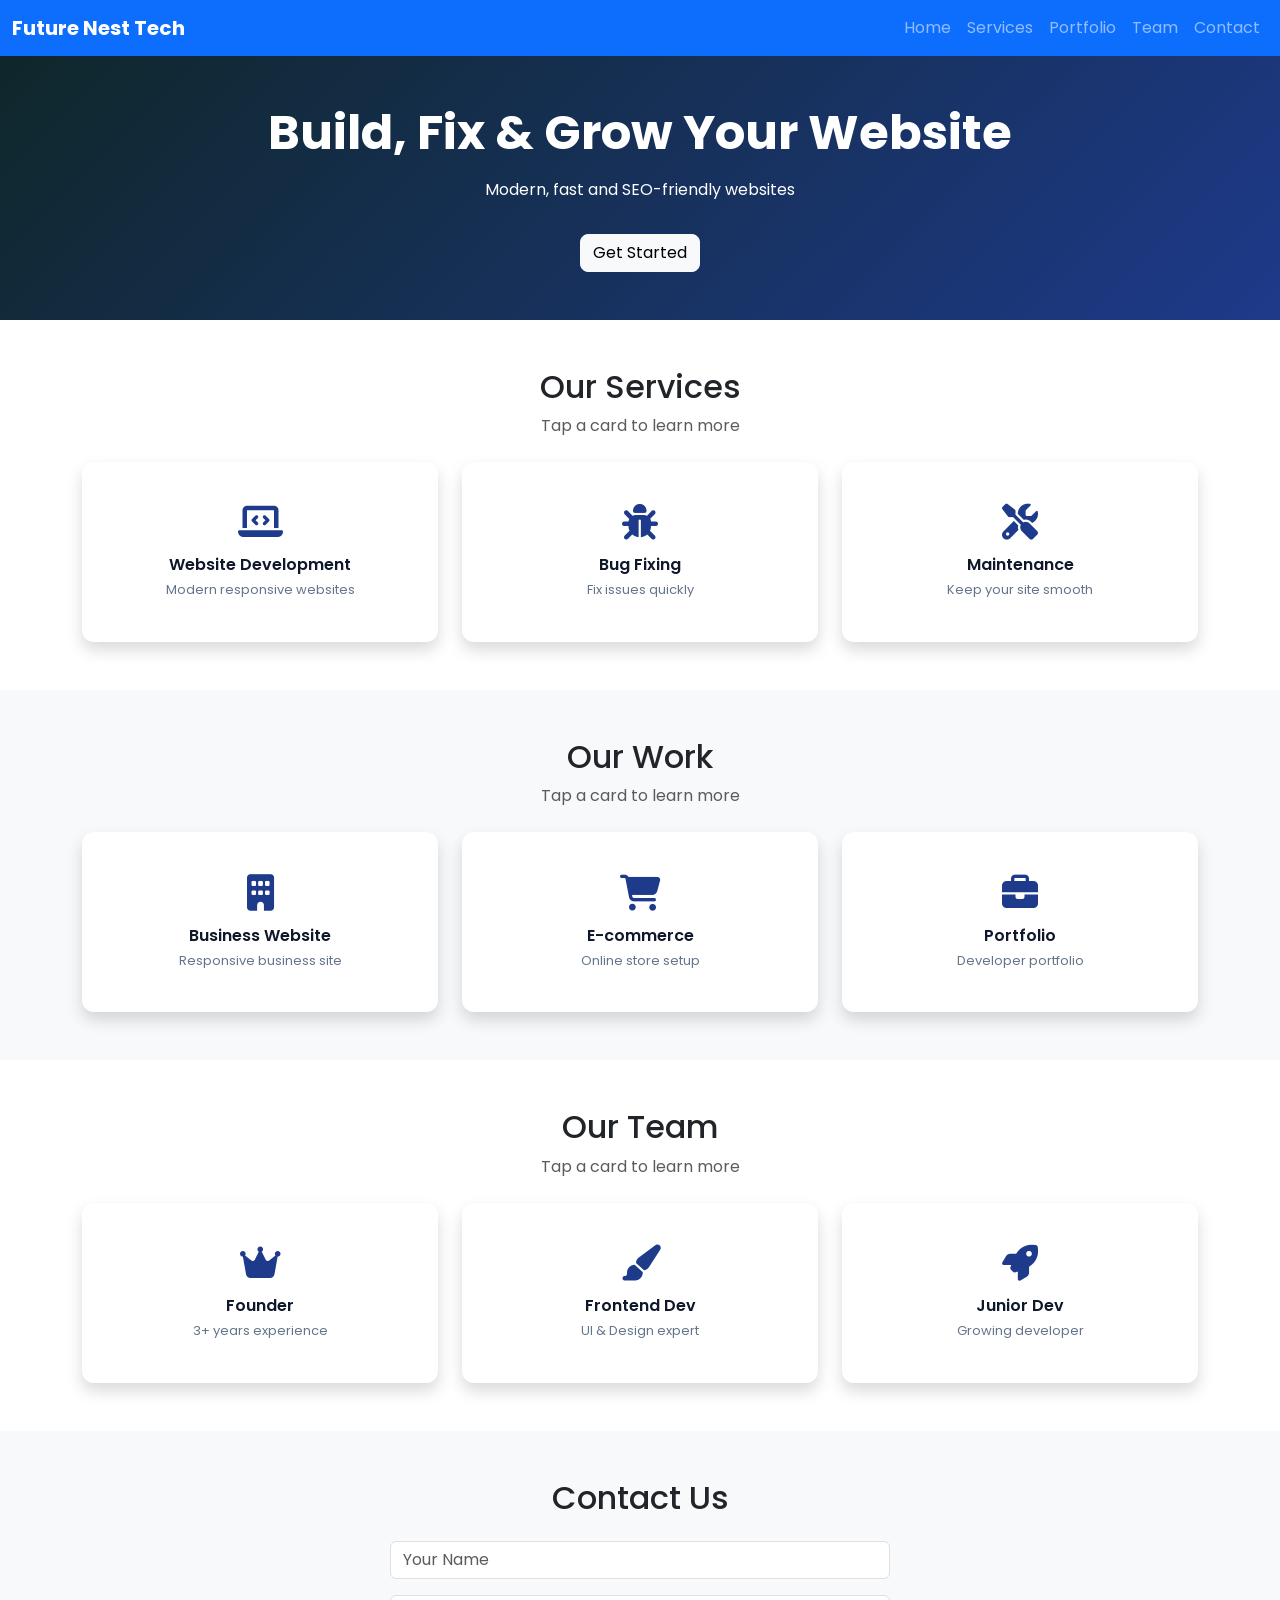
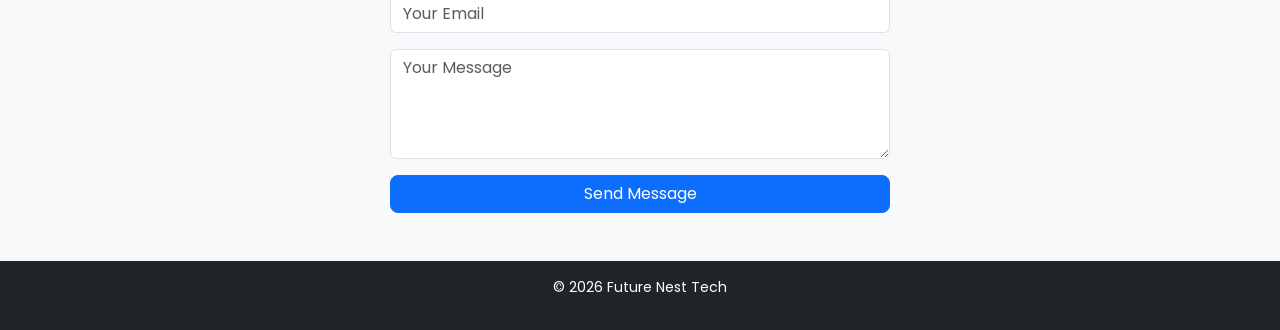
<file: index (3).html>
<!DOCTYPE html>
<html lang="en">
<head>
<meta charset="UTF-8">
<meta name="viewport" content="width=device-width, initial-scale=1.0">
<title>Future Nest Tech</title>
<link href="https://cdn.jsdelivr.net/npm/bootstrap@5.3.2/dist/css/bootstrap.min.css" rel="stylesheet">
<link href="https://fonts.googleapis.com/css2?family=Poppins:wght@300;400;600&display=swap" rel="stylesheet">
<link rel="stylesheet" href="https://cdnjs.cloudflare.com/ajax/libs/font-awesome/6.5.0/css/all.min.css">
<link rel="stylesheet" href="style.css">
</head>
<body>

<nav class="navbar navbar-expand-lg navbar-dark bg-primary sticky-top">
  <div class="container-fluid">
    <a class="navbar-brand fw-bold" href="index.html">Future Nest Tech</a>
    <button class="navbar-toggler" type="button" data-bs-toggle="collapse" data-bs-target="#nav">
      <span class="navbar-toggler-icon"></span>
    </button>
    <div class="collapse navbar-collapse" id="nav">
      <ul class="navbar-nav ms-auto text-center">
        <li class="nav-item"><a class="nav-link" href="#home">Home</a></li>
        <li class="nav-item"><a class="nav-link" href="#services">Services</a></li>
        <li class="nav-item"><a class="nav-link" href="#portfolio">Portfolio</a></li>
        <li class="nav-item"><a class="nav-link" href="#team">Team</a></li>
        <li class="nav-item"><a class="nav-link" href="#contact">Contact</a></li>
      </ul>
    </div>
  </div>
</nav>

<section class="hero text-center py-5" id="home">
  <div class="container">
    <h1 class="fw-bold display-5">Build, Fix & Grow Your Website</h1>
    <p class="mt-3">Modern, fast and SEO-friendly websites</p>
    <a href="#contact" class="btn btn-light mt-3">Get Started</a>
  </div>
</section>

<!-- SERVICES -->
<section class="py-5 text-center" id="services">
  <div class="container">
    <h2 class="mb-2">Our Services</h2>
    <p class="text-muted mb-4">Tap a card to learn more</p>
    <div class="row g-4">

      <div class="col-12 col-md-6 col-lg-4 d-flex">
        <div class="zcard shadow w-100" onclick="openCard('webdev', 'webdev.html')">
          <div class="zcard-icon"><i class="fas fa-laptop-code"></i></div>
          <h5 class="zcard-title">Website Development</h5>
          <p class="zcard-sub">Modern responsive websites</p>
        </div>
      </div>

      <div class="col-12 col-md-6 col-lg-4 d-flex">
        <div class="zcard shadow w-100" onclick="openCard('bugfix', 'bugfix.html')">
          <div class="zcard-icon"><i class="fas fa-bug"></i></div>
          <h5 class="zcard-title">Bug Fixing</h5>
          <p class="zcard-sub">Fix issues quickly</p>
        </div>
      </div>

      <div class="col-12 col-md-6 col-lg-4 d-flex">
        <div class="zcard shadow w-100" onclick="openCard('maintenance', 'maintenance.html')">
          <div class="zcard-icon"><i class="fas fa-tools"></i></div>
          <h5 class="zcard-title">Maintenance</h5>
          <p class="zcard-sub">Keep your site smooth</p>
        </div>
      </div>

    </div>
  </div>
</section>

<!-- PORTFOLIO -->
<section class="bg-light py-5 text-center" id="portfolio">
  <div class="container">
    <h2 class="mb-2">Our Work</h2>
    <p class="text-muted mb-4">Tap a card to learn more</p>
    <div class="row g-4">

      <div class="col-12 col-md-6 col-lg-4 d-flex">
        <div class="zcard shadow w-100" onclick="openCard('business', 'business.html')">
          <div class="zcard-icon"><i class="fas fa-building"></i></div>
          <h5 class="zcard-title">Business Website</h5>
          <p class="zcard-sub">Responsive business site</p>
        </div>
      </div>

      <div class="col-12 col-md-6 col-lg-4 d-flex">
        <div class="zcard shadow w-100" onclick="openCard('ecommerce', 'ecommerce.html')">
          <div class="zcard-icon"><i class="fas fa-shopping-cart"></i></div>
          <h5 class="zcard-title">E-commerce</h5>
          <p class="zcard-sub">Online store setup</p>
        </div>
      </div>

      <div class="col-12 col-md-6 col-lg-4 d-flex">
        <div class="zcard shadow w-100" onclick="openCard('portfolio', 'devportfolio.html')">
          <div class="zcard-icon"><i class="fas fa-briefcase"></i></div>
          <h5 class="zcard-title">Portfolio</h5>
          <p class="zcard-sub">Developer portfolio</p>
        </div>
      </div>

    </div>
  </div>
</section>

<!-- TEAM -->
<section class="py-5 text-center" id="team">
  <div class="container">
    <h2 class="mb-2">Our Team</h2>
    <p class="text-muted mb-4">Tap a card to learn more</p>
    <div class="row g-4">

      <div class="col-12 col-md-6 col-lg-4 d-flex">
        <div class="zcard shadow w-100" onclick="openCard('founder', 'founder.html')">
          <div class="zcard-icon"><i class="fas fa-crown"></i></div>
          <h5 class="zcard-title">Founder</h5>
          <p class="zcard-sub">3+ years experience</p>
        </div>
      </div>

      <div class="col-12 col-md-6 col-lg-4 d-flex">
        <div class="zcard shadow w-100" onclick="openCard('frontend', 'frontend.html')">
          <div class="zcard-icon"><i class="fas fa-paint-brush"></i></div>
          <h5 class="zcard-title">Frontend Dev</h5>
          <p class="zcard-sub">UI & Design expert</p>
        </div>
      </div>

      <div class="col-12 col-md-6 col-lg-4 d-flex">
        <div class="zcard shadow w-100" onclick="openCard('junior', 'junior.html')">
          <div class="zcard-icon"><i class="fas fa-rocket"></i></div>
          <h5 class="zcard-title">Junior Dev</h5>
          <p class="zcard-sub">Growing developer</p>
        </div>
      </div>

    </div>
  </div>
</section>

<!-- CONTACT -->
<section class="bg-light py-5 text-center" id="contact">
  <div class="container">
    <h2 class="mb-4">Contact Us</h2>
    <form id="contact-form" action="https://formspree.io/f/mpqkpdgb" method="POST" class="mx-auto" style="max-width:500px;">
      <input type="text" name="name" class="form-control mb-3" placeholder="Your Name" required>
      <input type="email" name="email" class="form-control mb-3" placeholder="Your Email" required>
      <textarea name="message" class="form-control mb-3" rows="4" placeholder="Your Message" required></textarea>
      <div id="form-error" class="alert alert-danger d-none mb-3">Something went wrong. Please try again.</div>
      <button type="submit" class="btn btn-primary w-100">Send Message</button>
    </form>
  </div>
</section>

<footer class="bg-dark text-white text-center p-3">
  <p>© 2026 Future Nest Tech</p>
</footer>

<!-- POPUP OVERLAY -->
<div class="popup-overlay" id="popup-overlay" onclick="closeCard()">
  <div class="popup-box" id="popup-box" onclick="event.stopPropagation()">
    <div class="popup-icon-wrap" id="popup-icon"></div>
    <h4 class="popup-title" id="popup-title"></h4>
    <p class="popup-desc" id="popup-desc"></p>
    <a id="popup-readmore" href="#" class="btn btn-primary px-4">Read More</a>
  </div>
</div>

<script src="https://cdn.jsdelivr.net/npm/bootstrap@5.3.2/dist/js/bootstrap.bundle.min.js"></script>
<script>
  var cardData = {
    webdev:      { icon: 'fas fa-laptop-code', title: 'Website Development', desc: 'We build fully customised, animated, and visually stunning websites from scratch — mobile-first, SEO-optimised, and crafted to reflect your brand identity.' },
    bugfix:      { icon: 'fas fa-bug',          title: 'Bug Fixing',           desc: 'We dig deep into your code to find and fix issues fast — CSS glitches, JS errors, plugin conflicts — resolved cleanly without introducing new problems.' },
    maintenance: { icon: 'fas fa-tools',        title: 'Maintenance',          desc: 'We handle updates, backups, and performance checks so your website stays secure, fast, and running smoothly — you focus on your business.' },
    business:    { icon: 'fas fa-building',     title: 'Business Website',     desc: 'A clean, professional multi-page site for a local service business — fully mobile-friendly and built to attract and convert new clients.' },
    ecommerce:   { icon: 'fas fa-shopping-cart',title: 'E-commerce Store',     desc: 'Full online store with product listings, cart, and payment integration — optimised for fast load times and a smooth checkout experience.' },
    portfolio:   { icon: 'fas fa-briefcase',    title: 'Developer Portfolio',  desc: 'A sleek personal portfolio with animated hero, filterable project gallery, and contact form — designed to impress recruiters and clients.' },
    founder:     { icon: 'fas fa-crown',        title: 'Founder',              desc: '3+ years of full-stack experience leading Future Nest Tech with clean code, attention to detail, and a results-driven mindset.' },
    frontend:    { icon: 'fas fa-paint-brush',  title: 'Frontend Developer',   desc: 'Pixel-perfect UI design and seamless UX across all screen sizes — turning ideas into beautiful, intuitive interfaces.' },
    junior:      { icon: 'fas fa-rocket',       title: 'Junior Developer',     desc: 'Fresh energy and fast-learning mindset — always up to date with the latest web trends, delivering solid and creative solutions.' }
  };

  var currentPage = '#';

  function openCard(id, page) {
    var c = cardData[id];
    currentPage = page;
    document.getElementById('popup-icon').innerHTML = '<i class="' + c.icon + '"></i>';
    document.getElementById('popup-title').textContent = c.title;
    document.getElementById('popup-desc').textContent = c.desc;
    document.getElementById('popup-readmore').href = page;
    var overlay = document.getElementById('popup-overlay');
    var box = document.getElementById('popup-box');
    overlay.classList.add('show');
    setTimeout(function () { box.classList.add('show'); }, 10);
  }

  function closeCard() {
    var box = document.getElementById('popup-box');
    var overlay = document.getElementById('popup-overlay');
    box.classList.remove('show');
    setTimeout(function () { overlay.classList.remove('show'); }, 350);
  }

  document.addEventListener('keydown', function (e) { if (e.key === 'Escape') closeCard(); });

  document.addEventListener("DOMContentLoaded", function () {
    const form = document.getElementById("contact-form");
    const errorBox = document.getElementById("form-error");
    form.addEventListener("submit", function (e) {
      e.preventDefault();
      errorBox.classList.add("d-none");
      fetch(form.action, { method: "POST", body: new FormData(form), headers: { 'Accept': 'application/json' } })
        .then(function (r) { r.ok ? window.location.href = "thankyou.html" : errorBox.classList.remove("d-none"); })
        .catch(function () { errorBox.classList.remove("d-none"); });
    });
  });
</script>
</body>
</html>
</file>
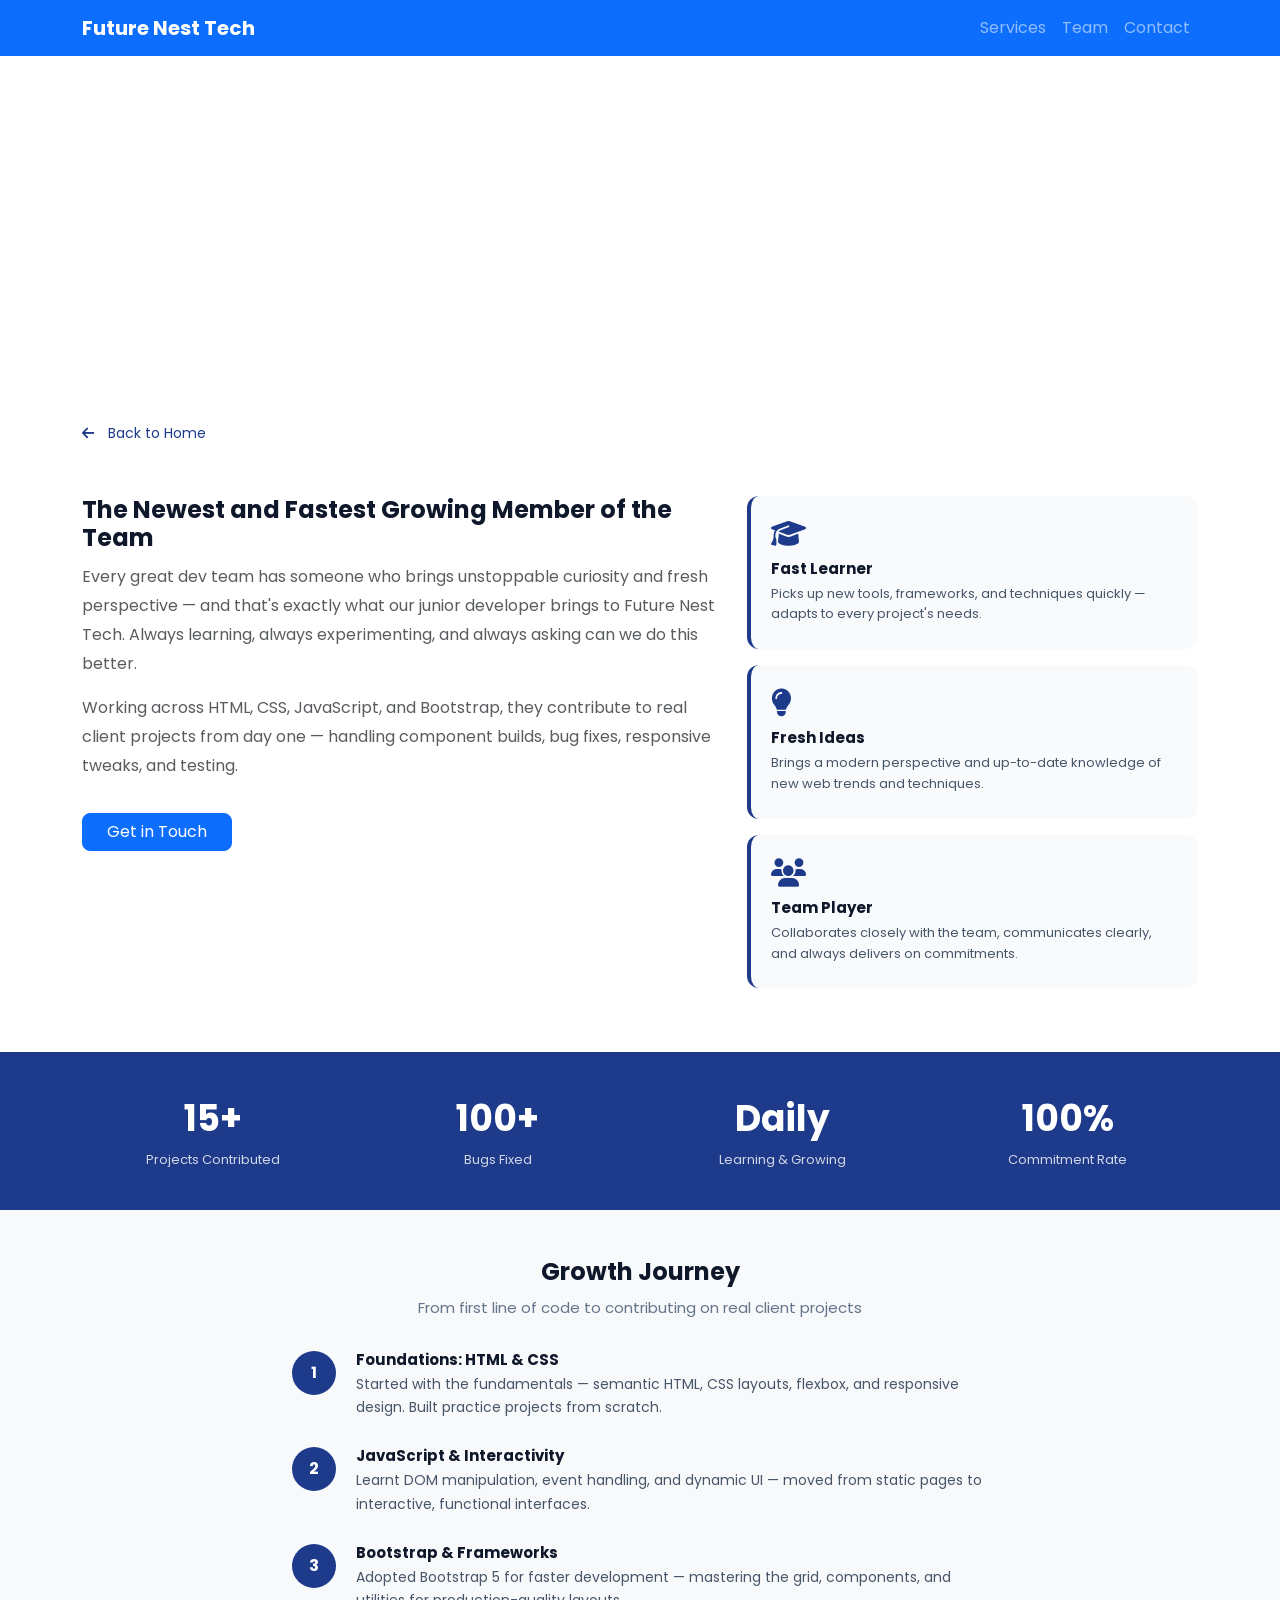
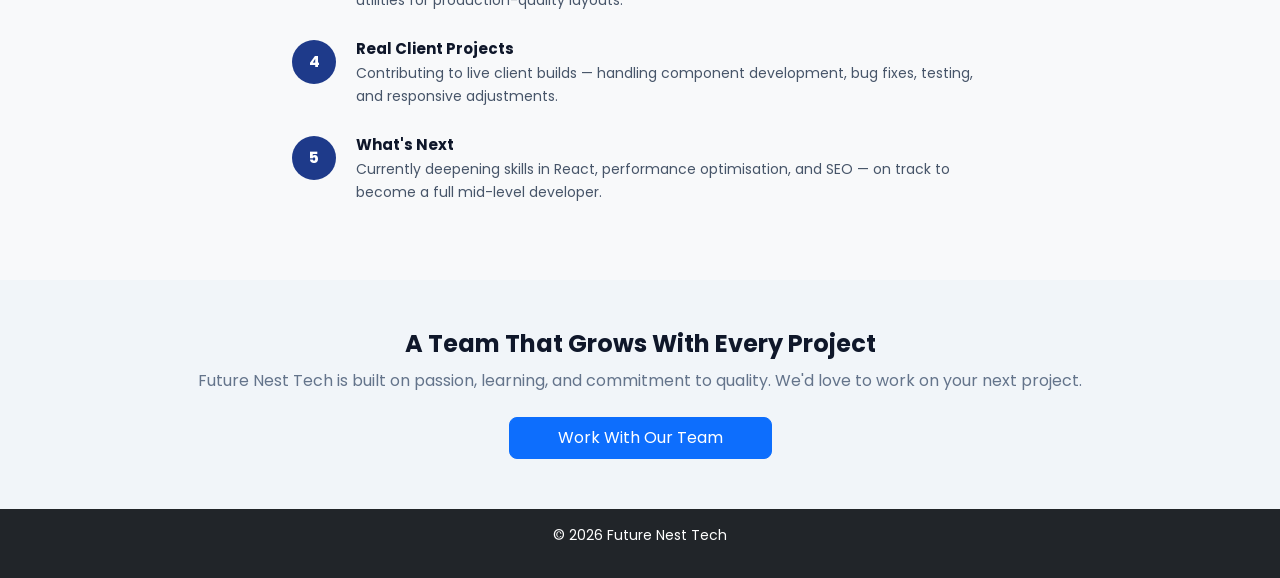
<file: junior.html>
<!DOCTYPE html>
<html lang="en">
<head>
<meta charset="UTF-8">
<meta name="viewport" content="width=device-width, initial-scale=1.0">
<title>Junior Developer – Future Nest Tech</title>
<link href="https://cdn.jsdelivr.net/npm/bootstrap@5.3.2/dist/css/bootstrap.min.css" rel="stylesheet">
<link href="https://fonts.googleapis.com/css2?family=Poppins:wght@300;400;600&display=swap" rel="stylesheet">
<link rel="stylesheet" href="https://cdnjs.cloudflare.com/ajax/libs/font-awesome/6.5.0/css/all.min.css">
<link rel="stylesheet" href="style.css">
</head>
<body>
<nav class="navbar navbar-expand-lg navbar-dark bg-primary sticky-top">
  <div class="container">
    <a class="navbar-brand fw-bold" href="index.html">Future Nest Tech</a>
    <button class="navbar-toggler" type="button" data-bs-toggle="collapse" data-bs-target="#nav"><span class="navbar-toggler-icon"></span></button>
    <div class="collapse navbar-collapse" id="nav">
      <ul class="navbar-nav ms-auto text-center"><li class="nav-item"><a class="nav-link" href="index.html#services">Services</a></li><li class="nav-item"><a class="nav-link" href="index.html#team">Team</a></li><li class="nav-item"><a class="nav-link" href="index.html#contact">Contact</a></li></ul>
    </div>
  </div>
</nav>
<div class="page-hero">
  <div class="container">
    <div class="icon-wrap"><i class="fas fa-rocket"></i></div>
    <h1>Junior Developer</h1>
    <p>Fresh energy, fast learning, and a genuine passion for building things on the web — a growing force on the Future Nest Tech team.</p>
  </div>
</div>
<section class="py-5">
  <div class="container">
    <a href="index.html" class="back-link mb-4 d-inline-flex"><i class="fas fa-arrow-left"></i>&nbsp; Back to Home</a>
    <div class="row g-4 mt-1">
  <div class="col-12 col-lg-7"><h2 class="section-title">The Newest and Fastest Growing Member of the Team</h2><p class="text-muted" style="line-height:1.8;">Every great dev team has someone who brings unstoppable curiosity and fresh perspective — and that's exactly what our junior developer brings to Future Nest Tech. Always learning, always experimenting, and always asking can we do this better.</p><p class="text-muted" style="line-height:1.8;">Working across HTML, CSS, JavaScript, and Bootstrap, they contribute to real client projects from day one — handling component builds, bug fixes, responsive tweaks, and testing.</p><a href="index.html#contact" class="btn btn-primary mt-3 px-4">Get in Touch</a></div>
  <div class="col-12 col-lg-5"><div class="benefit-card mb-3"><i class="fas fa-graduation-cap"></i><h6>Fast Learner</h6><p>Picks up new tools, frameworks, and techniques quickly — adapts to every project's needs.</p></div><div class="benefit-card mb-3"><i class="fas fa-lightbulb"></i><h6>Fresh Ideas</h6><p>Brings a modern perspective and up-to-date knowledge of new web trends and techniques.</p></div><div class="benefit-card mb-3"><i class="fas fa-users"></i><h6>Team Player</h6><p>Collaborates closely with the team, communicates clearly, and always delivers on commitments.</p></div></div>
</div>
  </div>
</section>
<div class="stats-strip"><div class="container"><div class="row g-4 text-center"><div class="col-6 col-md-3"><div class="stat-num">15+</div><div class="stat-label">Projects Contributed</div></div><div class="col-6 col-md-3"><div class="stat-num">100+</div><div class="stat-label">Bugs Fixed</div></div><div class="col-6 col-md-3"><div class="stat-num">Daily</div><div class="stat-label">Learning & Growing</div></div><div class="col-6 col-md-3"><div class="stat-num">100%</div><div class="stat-label">Commitment Rate</div></div></div></div></div>
<section class="py-5 bg-light">
  <div class="container" style="max-width:720px;">
    <h2 class="section-title text-center">Growth Journey</h2>
    <p class="section-sub text-center">From first line of code to contributing on real client projects</p>
    <div class="process-step"><div class="step-num">1</div><div class="step-body"><h6>Foundations: HTML & CSS</h6><p>Started with the fundamentals — semantic HTML, CSS layouts, flexbox, and responsive design. Built practice projects from scratch.</p></div></div><div class="process-step"><div class="step-num">2</div><div class="step-body"><h6>JavaScript & Interactivity</h6><p>Learnt DOM manipulation, event handling, and dynamic UI — moved from static pages to interactive, functional interfaces.</p></div></div><div class="process-step"><div class="step-num">3</div><div class="step-body"><h6>Bootstrap & Frameworks</h6><p>Adopted Bootstrap 5 for faster development — mastering the grid, components, and utilities for production-quality layouts.</p></div></div><div class="process-step"><div class="step-num">4</div><div class="step-body"><h6>Real Client Projects</h6><p>Contributing to live client builds — handling component development, bug fixes, testing, and responsive adjustments.</p></div></div><div class="process-step"><div class="step-num">5</div><div class="step-body"><h6>What's Next</h6><p>Currently deepening skills in React, performance optimisation, and SEO — on track to become a full mid-level developer.</p></div></div>
  </div>
</section>
<div class="cta-strip"><div class="container"><h3>A Team That Grows With Every Project</h3><p>Future Nest Tech is built on passion, learning, and commitment to quality. We'd love to work on your next project.</p><a href="index.html#contact" class="btn btn-primary px-5 py-2">Work With Our Team</a></div></div>
<footer class="bg-dark text-white text-center p-3"><p>© 2026 Future Nest Tech</p></footer>
<script src="https://cdn.jsdelivr.net/npm/bootstrap@5.3.2/dist/js/bootstrap.bundle.min.js"></script>
</body></html>
</file>
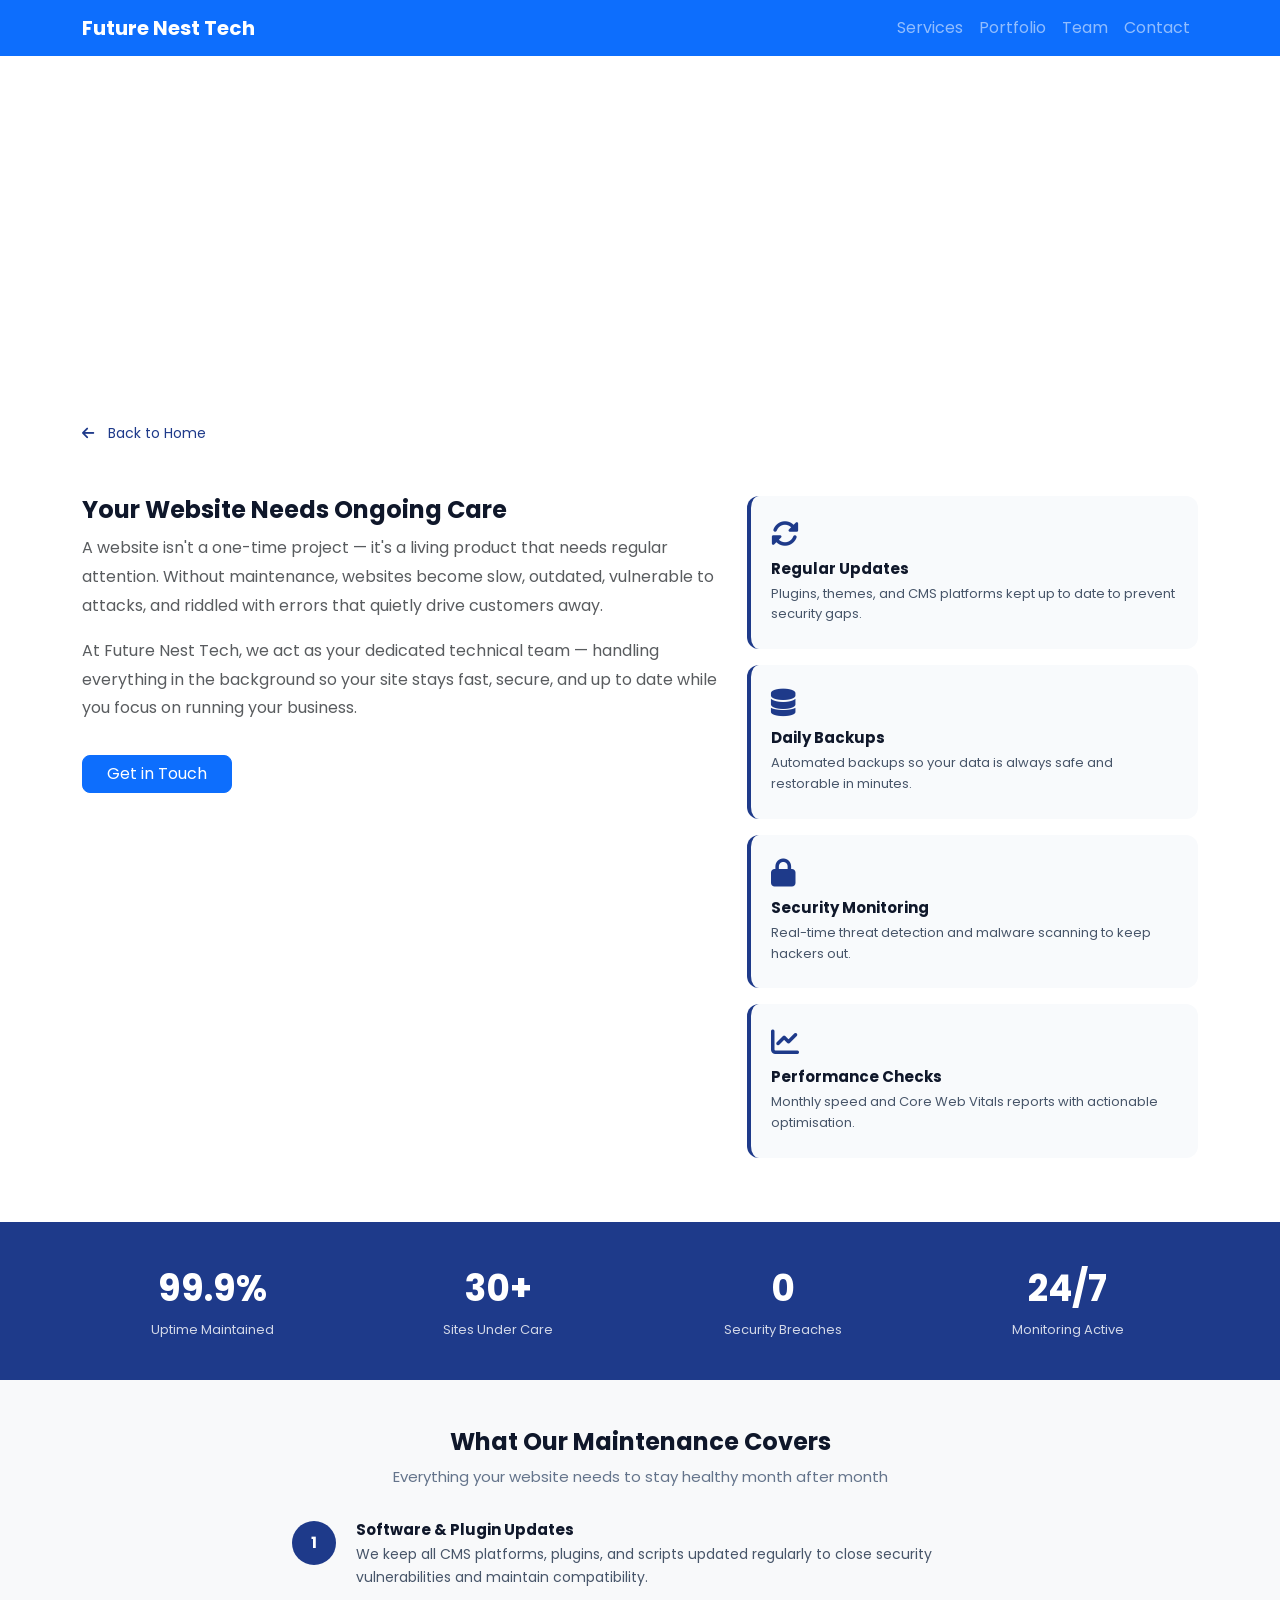
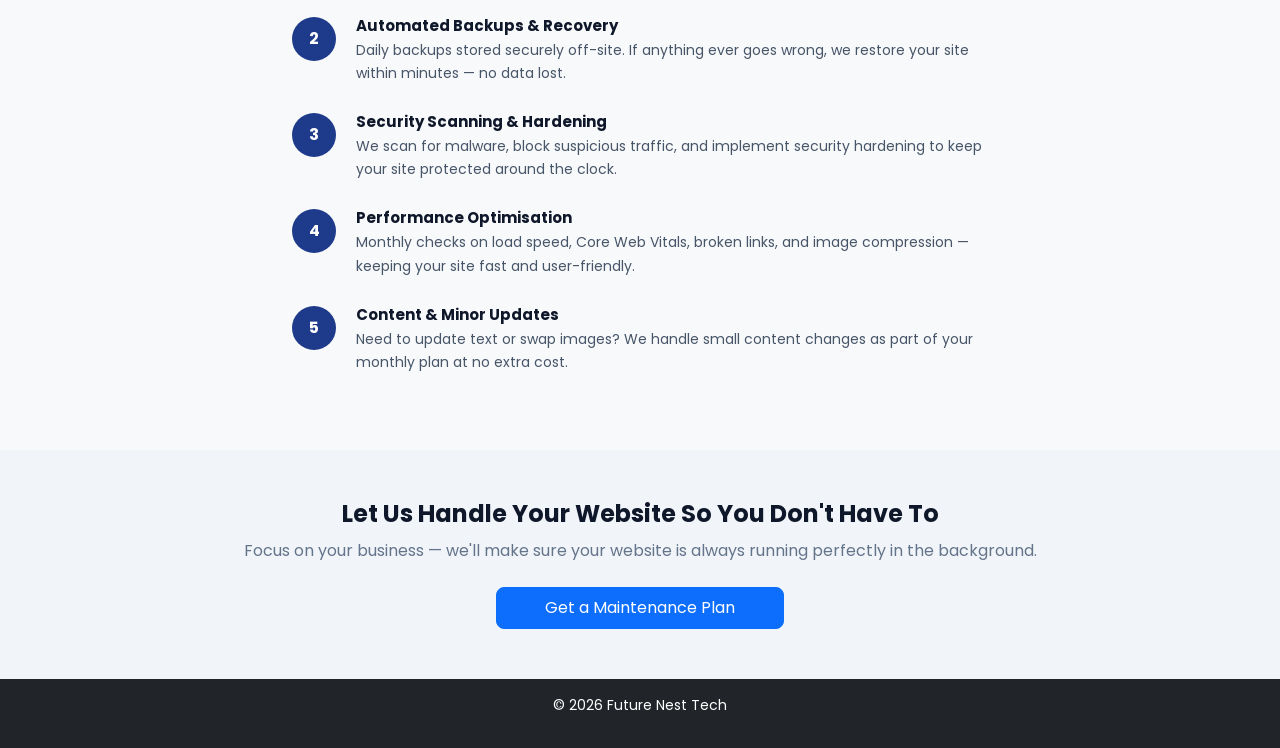
<file: maintenance.html>
<!DOCTYPE html>
<html lang="en">
<head>
<meta charset="UTF-8">
<meta name="viewport" content="width=device-width, initial-scale=1.0">
<title>Website Maintenance – Future Nest Tech</title>
<link href="https://cdn.jsdelivr.net/npm/bootstrap@5.3.2/dist/css/bootstrap.min.css" rel="stylesheet">
<link href="https://fonts.googleapis.com/css2?family=Poppins:wght@300;400;600&display=swap" rel="stylesheet">
<link rel="stylesheet" href="https://cdnjs.cloudflare.com/ajax/libs/font-awesome/6.5.0/css/all.min.css">
<link rel="stylesheet" href="style.css">
</head>
<body>
<nav class="navbar navbar-expand-lg navbar-dark bg-primary sticky-top">
  <div class="container">
    <a class="navbar-brand fw-bold" href="index.html">Future Nest Tech</a>
    <button class="navbar-toggler" type="button" data-bs-toggle="collapse" data-bs-target="#nav"><span class="navbar-toggler-icon"></span></button>
    <div class="collapse navbar-collapse" id="nav">
      <ul class="navbar-nav ms-auto text-center"><li class="nav-item"><a class="nav-link" href="index.html#services">Services</a></li><li class="nav-item"><a class="nav-link" href="index.html#portfolio">Portfolio</a></li><li class="nav-item"><a class="nav-link" href="index.html#team">Team</a></li><li class="nav-item"><a class="nav-link" href="index.html#contact">Contact</a></li></ul>
    </div>
  </div>
</nav>
<div class="page-hero">
  <div class="container">
    <div class="icon-wrap"><i class="fas fa-tools"></i></div>
    <h1>Website Maintenance</h1>
    <p>We keep your website healthy, secure, and performing at its best — so you never have to worry about it going wrong.</p>
  </div>
</div>
<section class="py-5">
  <div class="container">
    <a href="index.html" class="back-link mb-4 d-inline-flex"><i class="fas fa-arrow-left"></i>&nbsp; Back to Home</a>
    <div class="row g-4 mt-1">
  <div class="col-12 col-lg-7"><h2 class="section-title">Your Website Needs Ongoing Care</h2><p class="text-muted" style="line-height:1.8;">A website isn't a one-time project — it's a living product that needs regular attention. Without maintenance, websites become slow, outdated, vulnerable to attacks, and riddled with errors that quietly drive customers away.</p><p class="text-muted" style="line-height:1.8;">At Future Nest Tech, we act as your dedicated technical team — handling everything in the background so your site stays fast, secure, and up to date while you focus on running your business.</p><a href="index.html#contact" class="btn btn-primary mt-3 px-4">Get in Touch</a></div>
  <div class="col-12 col-lg-5"><div class="benefit-card mb-3"><i class="fas fa-sync-alt"></i><h6>Regular Updates</h6><p>Plugins, themes, and CMS platforms kept up to date to prevent security gaps.</p></div><div class="benefit-card mb-3"><i class="fas fa-database"></i><h6>Daily Backups</h6><p>Automated backups so your data is always safe and restorable in minutes.</p></div><div class="benefit-card mb-3"><i class="fas fa-lock"></i><h6>Security Monitoring</h6><p>Real-time threat detection and malware scanning to keep hackers out.</p></div><div class="benefit-card mb-3"><i class="fas fa-chart-line"></i><h6>Performance Checks</h6><p>Monthly speed and Core Web Vitals reports with actionable optimisation.</p></div></div>
</div>
  </div>
</section>
<div class="stats-strip"><div class="container"><div class="row g-4 text-center"><div class="col-6 col-md-3"><div class="stat-num">99.9%</div><div class="stat-label">Uptime Maintained</div></div><div class="col-6 col-md-3"><div class="stat-num">30+</div><div class="stat-label">Sites Under Care</div></div><div class="col-6 col-md-3"><div class="stat-num">0</div><div class="stat-label">Security Breaches</div></div><div class="col-6 col-md-3"><div class="stat-num">24/7</div><div class="stat-label">Monitoring Active</div></div></div></div></div>
<section class="py-5 bg-light">
  <div class="container" style="max-width:720px;">
    <h2 class="section-title text-center">What Our Maintenance Covers</h2>
    <p class="section-sub text-center">Everything your website needs to stay healthy month after month</p>
    <div class="process-step"><div class="step-num">1</div><div class="step-body"><h6>Software & Plugin Updates</h6><p>We keep all CMS platforms, plugins, and scripts updated regularly to close security vulnerabilities and maintain compatibility.</p></div></div><div class="process-step"><div class="step-num">2</div><div class="step-body"><h6>Automated Backups & Recovery</h6><p>Daily backups stored securely off-site. If anything ever goes wrong, we restore your site within minutes — no data lost.</p></div></div><div class="process-step"><div class="step-num">3</div><div class="step-body"><h6>Security Scanning & Hardening</h6><p>We scan for malware, block suspicious traffic, and implement security hardening to keep your site protected around the clock.</p></div></div><div class="process-step"><div class="step-num">4</div><div class="step-body"><h6>Performance Optimisation</h6><p>Monthly checks on load speed, Core Web Vitals, broken links, and image compression — keeping your site fast and user-friendly.</p></div></div><div class="process-step"><div class="step-num">5</div><div class="step-body"><h6>Content & Minor Updates</h6><p>Need to update text or swap images? We handle small content changes as part of your monthly plan at no extra cost.</p></div></div>
  </div>
</section>
<div class="cta-strip"><div class="container"><h3>Let Us Handle Your Website So You Don't Have To</h3><p>Focus on your business — we'll make sure your website is always running perfectly in the background.</p><a href="index.html#contact" class="btn btn-primary px-5 py-2">Get a Maintenance Plan</a></div></div>
<footer class="bg-dark text-white text-center p-3"><p>© 2026 Future Nest Tech</p></footer>
<script src="https://cdn.jsdelivr.net/npm/bootstrap@5.3.2/dist/js/bootstrap.bundle.min.js"></script>
</body></html>
</file>
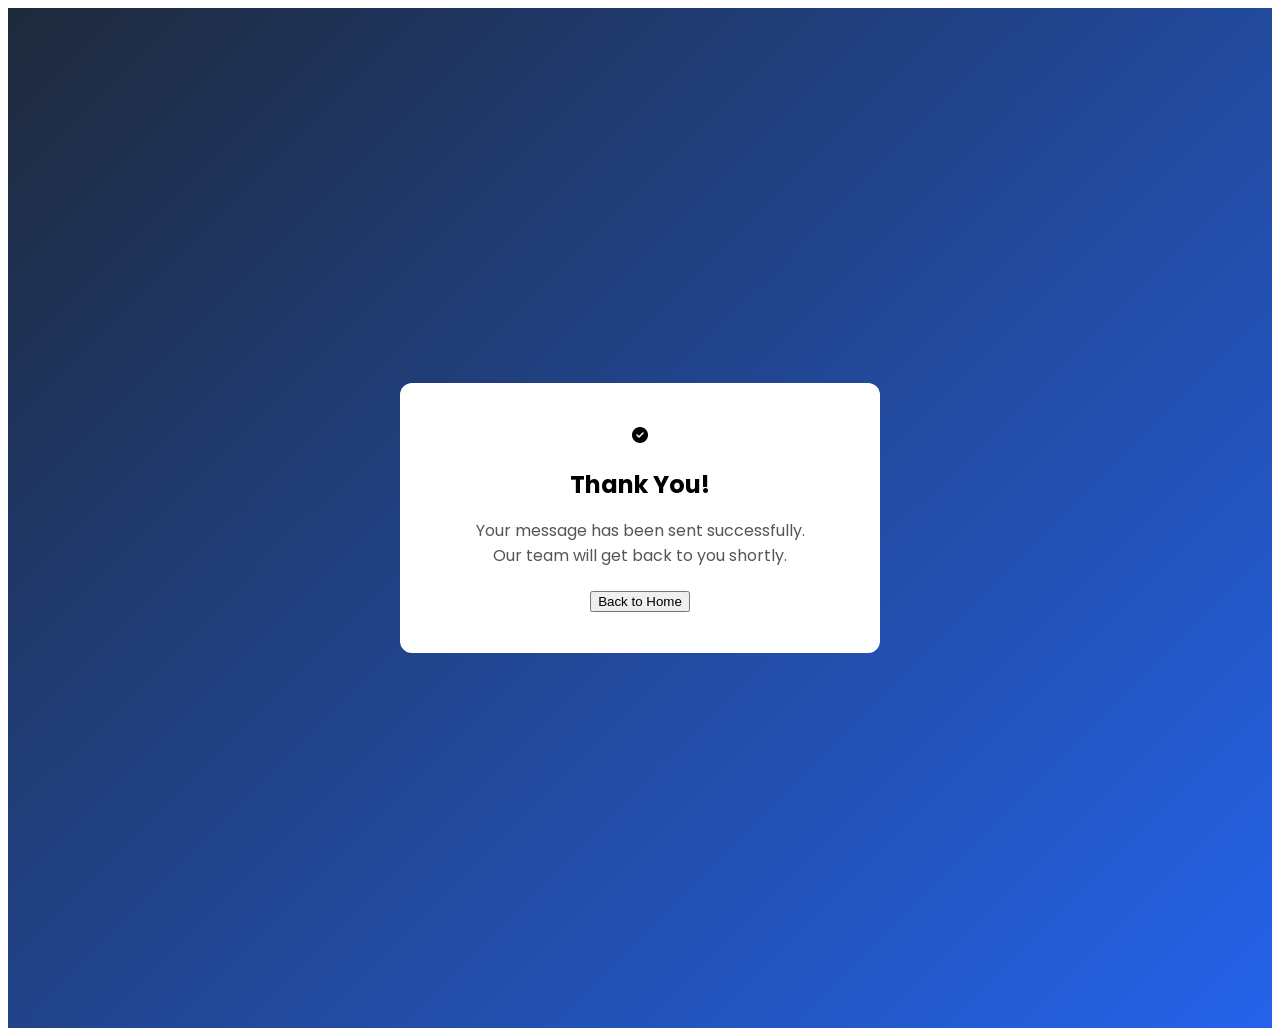
<file: thankyou.html>
<!DOCTYPE html>
<html lang="en">
<head>
    <meta charset="UTF-8">
    <meta name="viewport" content="width=device-width, initial-scale=1.0">
    <title>Thank You - Future Nest Tech</title>
    <link rel="stylesheet" href="style.css">

    <!-- Font -->
    <link href="https://fonts.googleapis.com/css2?family=Poppins:wght@300;400;600&display=swap" rel="stylesheet">

    <!-- Icons -->
    <link rel="stylesheet" href="https://cdnjs.cloudflare.com/ajax/libs/font-awesome/6.5.0/css/all.min.css">
</head>

<body>

<section class="thankyou">

    <div class="thankyou-box">
        <i class="fas fa-check-circle"></i>

        <h1>Thank You!</h1>

        <p>Your message has been sent successfully.<br>
        Our team will get back to you shortly.</p>

        <a href="index.html">
            <button>Back to Home</button>
        </a>
    </div>

</section>

</body>
</html>
</file>
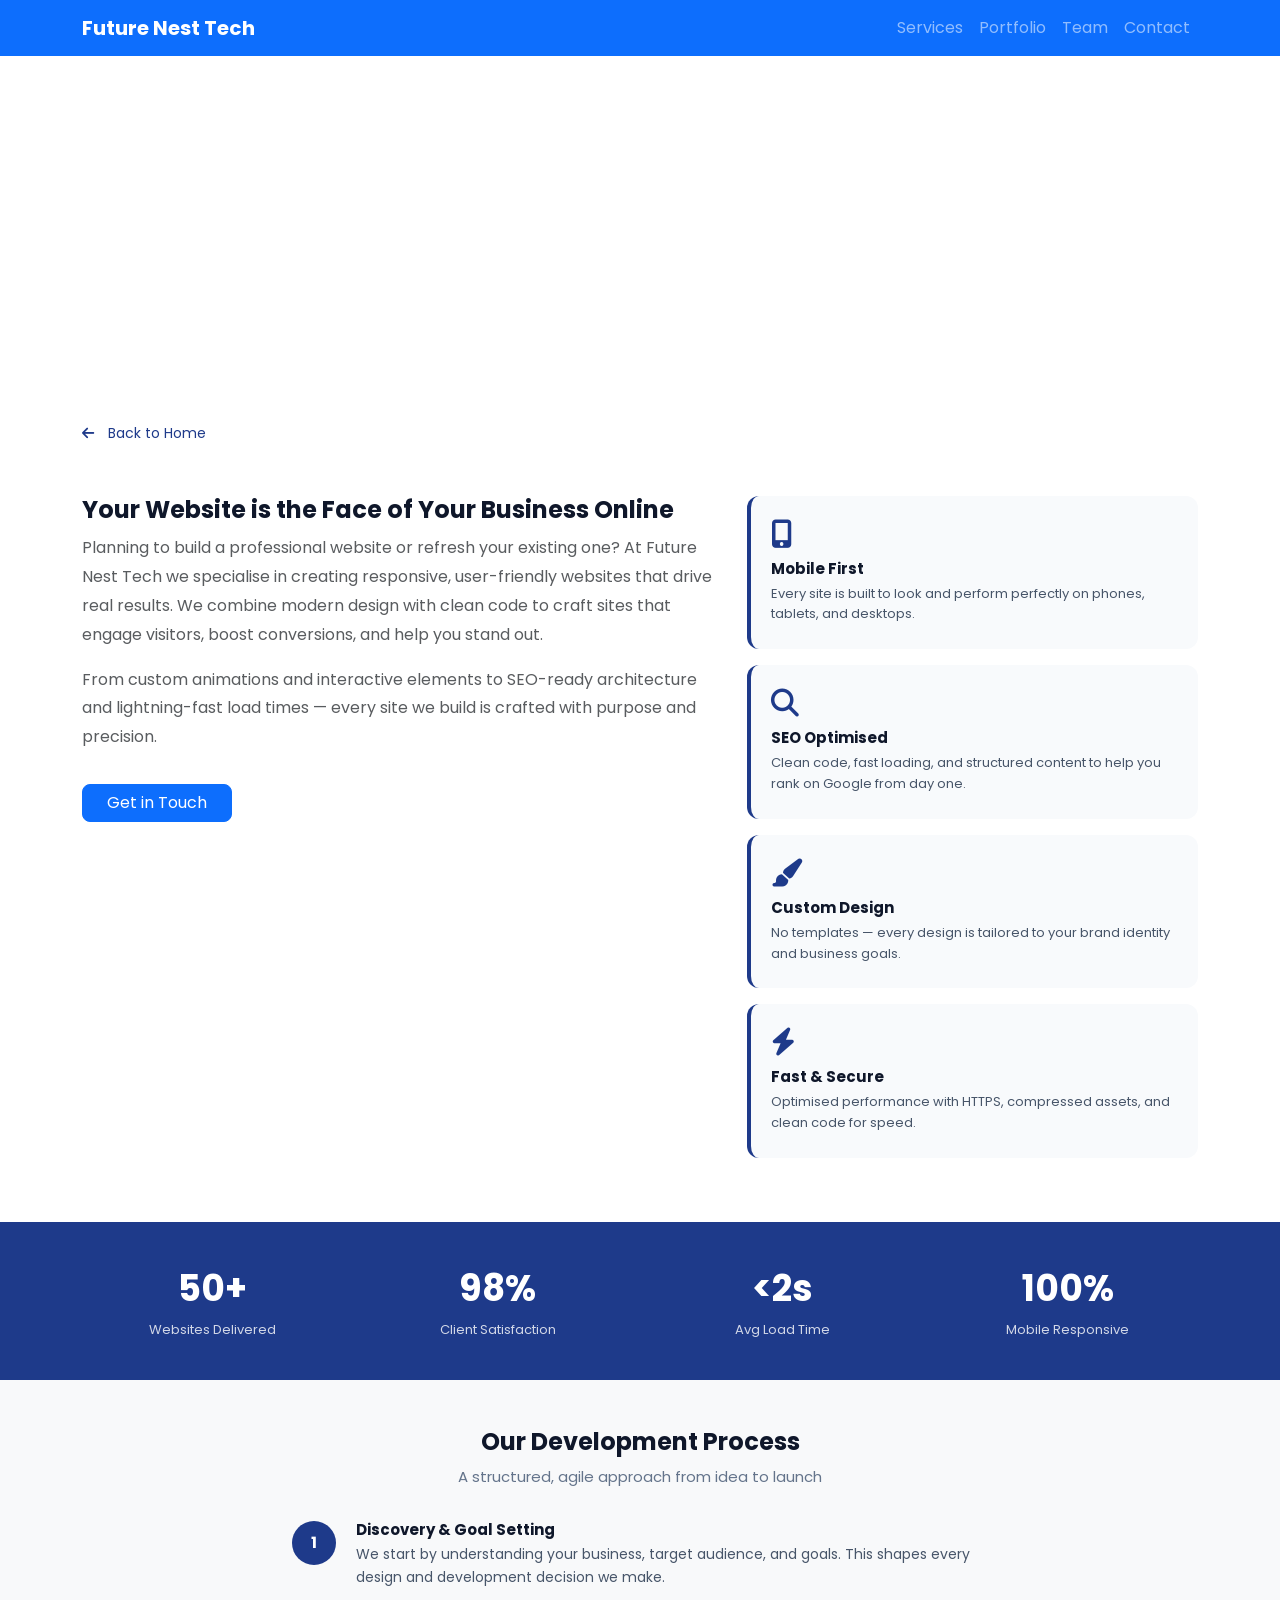
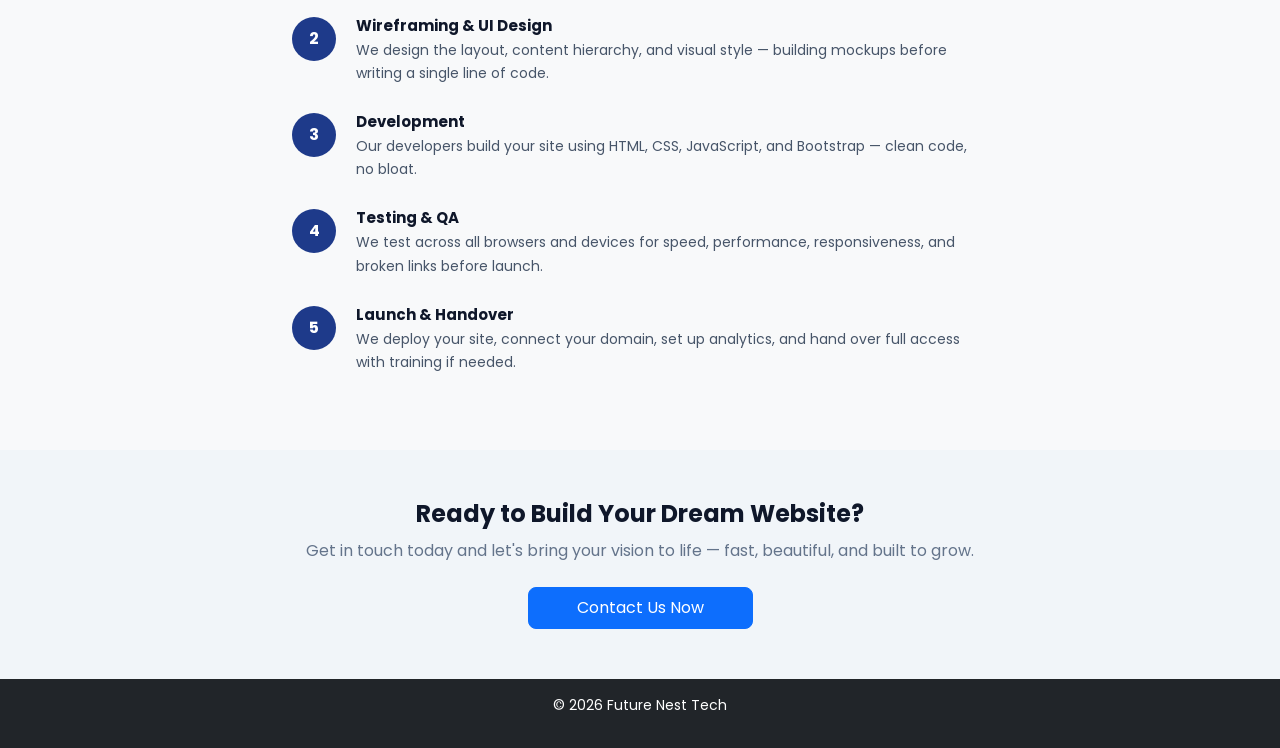
<file: webdev.html>
<!DOCTYPE html>
<html lang="en">
<head>
<meta charset="UTF-8">
<meta name="viewport" content="width=device-width, initial-scale=1.0">
<title>Website Development – Future Nest Tech</title>
<link href="https://cdn.jsdelivr.net/npm/bootstrap@5.3.2/dist/css/bootstrap.min.css" rel="stylesheet">
<link href="https://fonts.googleapis.com/css2?family=Poppins:wght@300;400;600&display=swap" rel="stylesheet">
<link rel="stylesheet" href="https://cdnjs.cloudflare.com/ajax/libs/font-awesome/6.5.0/css/all.min.css">
<link rel="stylesheet" href="style.css">
</head>
<body>
<nav class="navbar navbar-expand-lg navbar-dark bg-primary sticky-top">
  <div class="container">
    <a class="navbar-brand fw-bold" href="index.html">Future Nest Tech</a>
    <button class="navbar-toggler" type="button" data-bs-toggle="collapse" data-bs-target="#nav"><span class="navbar-toggler-icon"></span></button>
    <div class="collapse navbar-collapse" id="nav">
      <ul class="navbar-nav ms-auto text-center"><li class="nav-item"><a class="nav-link" href="index.html#services">Services</a></li><li class="nav-item"><a class="nav-link" href="index.html#portfolio">Portfolio</a></li><li class="nav-item"><a class="nav-link" href="index.html#team">Team</a></li><li class="nav-item"><a class="nav-link" href="index.html#contact">Contact</a></li></ul>
    </div>
  </div>
</nav>
<div class="page-hero">
  <div class="container">
    <div class="icon-wrap"><i class="fas fa-laptop-code"></i></div>
    <h1>Website Development</h1>
    <p>We build fast, animated, and fully customised websites that look stunning on every device — designed to grow your business.</p>
  </div>
</div>
<section class="py-5">
  <div class="container">
    <a href="index.html" class="back-link mb-4 d-inline-flex"><i class="fas fa-arrow-left"></i>&nbsp; Back to Home</a>
    <div class="row g-4 mt-1">
  <div class="col-12 col-lg-7"><h2 class="section-title">Your Website is the Face of Your Business Online</h2><p class="text-muted" style="line-height:1.8;">Planning to build a professional website or refresh your existing one? At Future Nest Tech we specialise in creating responsive, user-friendly websites that drive real results. We combine modern design with clean code to craft sites that engage visitors, boost conversions, and help you stand out.</p><p class="text-muted" style="line-height:1.8;">From custom animations and interactive elements to SEO-ready architecture and lightning-fast load times — every site we build is crafted with purpose and precision.</p><a href="index.html#contact" class="btn btn-primary mt-3 px-4">Get in Touch</a></div>
  <div class="col-12 col-lg-5"><div class="benefit-card mb-3"><i class="fas fa-mobile-alt"></i><h6>Mobile First</h6><p>Every site is built to look and perform perfectly on phones, tablets, and desktops.</p></div><div class="benefit-card mb-3"><i class="fas fa-search"></i><h6>SEO Optimised</h6><p>Clean code, fast loading, and structured content to help you rank on Google from day one.</p></div><div class="benefit-card mb-3"><i class="fas fa-paint-brush"></i><h6>Custom Design</h6><p>No templates — every design is tailored to your brand identity and business goals.</p></div><div class="benefit-card mb-3"><i class="fas fa-bolt"></i><h6>Fast & Secure</h6><p>Optimised performance with HTTPS, compressed assets, and clean code for speed.</p></div></div>
</div>
  </div>
</section>
<div class="stats-strip"><div class="container"><div class="row g-4 text-center"><div class="col-6 col-md-3"><div class="stat-num">50+</div><div class="stat-label">Websites Delivered</div></div><div class="col-6 col-md-3"><div class="stat-num">98%</div><div class="stat-label">Client Satisfaction</div></div><div class="col-6 col-md-3"><div class="stat-num"><2s</div><div class="stat-label">Avg Load Time</div></div><div class="col-6 col-md-3"><div class="stat-num">100%</div><div class="stat-label">Mobile Responsive</div></div></div></div></div>
<section class="py-5 bg-light">
  <div class="container" style="max-width:720px;">
    <h2 class="section-title text-center">Our Development Process</h2>
    <p class="section-sub text-center">A structured, agile approach from idea to launch</p>
    <div class="process-step"><div class="step-num">1</div><div class="step-body"><h6>Discovery & Goal Setting</h6><p>We start by understanding your business, target audience, and goals. This shapes every design and development decision we make.</p></div></div><div class="process-step"><div class="step-num">2</div><div class="step-body"><h6>Wireframing & UI Design</h6><p>We design the layout, content hierarchy, and visual style — building mockups before writing a single line of code.</p></div></div><div class="process-step"><div class="step-num">3</div><div class="step-body"><h6>Development</h6><p>Our developers build your site using HTML, CSS, JavaScript, and Bootstrap — clean code, no bloat.</p></div></div><div class="process-step"><div class="step-num">4</div><div class="step-body"><h6>Testing & QA</h6><p>We test across all browsers and devices for speed, performance, responsiveness, and broken links before launch.</p></div></div><div class="process-step"><div class="step-num">5</div><div class="step-body"><h6>Launch & Handover</h6><p>We deploy your site, connect your domain, set up analytics, and hand over full access with training if needed.</p></div></div>
  </div>
</section>
<div class="cta-strip"><div class="container"><h3>Ready to Build Your Dream Website?</h3><p>Get in touch today and let's bring your vision to life — fast, beautiful, and built to grow.</p><a href="index.html#contact" class="btn btn-primary px-5 py-2">Contact Us Now</a></div></div>
<footer class="bg-dark text-white text-center p-3"><p>© 2026 Future Nest Tech</p></footer>
<script src="https://cdn.jsdelivr.net/npm/bootstrap@5.3.2/dist/js/bootstrap.bundle.min.js"></script>
</body></html>
</file>
<file: style.css>
/* GLOBAL */
body { font-family: 'Poppins', sans-serif; overflow-x: hidden; }

/* HERO - home */
.hero { background: linear-gradient(135deg, #0f272a, #1e3a8a); color: white; }

/* PAGE HERO */
.page-hero { background: linear-gradient(135deg, #0f1272a, #1e3a8a); color: white; padding: 70px 0 50px; text-align: center; }
.page-hero .icon-wrap { font-size: 52px; margin-bottom: 16px; opacity: 0.9; }
.page-hero h1 { font-size: 36px; font-weight: 700; margin-bottom: 12px; }
.page-hero p  { font-size: 16px; opacity: 0.85; max-width: 560px; margin: 0 auto; }

/* SECTION HEADINGS */
.section-title { font-size: 24px; font-weight: 700; color: #0f172a; margin-bottom: 10px; }
.section-sub   { font-size: 15px; color: #64748b; margin-bottom: 32px; }

/* PROCESS STEPS */
.process-step { display: flex; gap: 20px; align-items: flex-start; margin-bottom: 28px; }
.step-num { width: 44px; height: 44px; border-radius: 50%; background: #1e3a8a; color: white; font-size: 16px; font-weight: 700; display: flex; align-items: center; justify-content: center; flex-shrink: 0; }
.step-body h6 { font-size: 15px; font-weight: 700; color: #0f172a; margin-bottom: 4px; }
.step-body p  { font-size: 14px; color: #475569; margin: 0; line-height: 1.65; }

/* BENEFIT CARDS */
.benefit-card { background: #f8fafc; border-radius: 12px; padding: 24px 20px; border-left: 4px solid #1e3a8a; box-sizing: border-box; width: 100%; }
.benefit-card i  { font-size: 28px; color: #1e3a8a; margin-bottom: 12px; display: block; }
.benefit-card h6 { font-size: 15px; font-weight: 700; color: #0f172a; margin-bottom: 6px; }
.benefit-card p  { font-size: 13px; color: #475569; margin: 0; line-height: 1.6; }

/* STATS STRIP */
.stats-strip { background: #1e3a8a; color: white; padding: 40px 0; text-align: center; }
.stat-num   { font-size: 36px; font-weight: 700; }
.stat-label { font-size: 13px; opacity: 0.8; margin-top: 4px; }

/* CTA STRIP */
.cta-strip { background: #f1f5f9; padding: 50px 0; text-align: center; }
.cta-strip h3 { font-size: 24px; font-weight: 700; color: #0f172a; margin-bottom: 10px; }
.cta-strip p  { color: #64748b; margin-bottom: 24px; }

/* HOME CARDS */
.zcard { border: none; border-radius: 12px; padding: 32px 20px; text-align: center; cursor: pointer; background: #ffffff; display: flex; flex-direction: column; align-items: center; justify-content: center; min-height: 180px; transition: transform 0.25s ease, box-shadow 0.25s ease; }
@media (hover: hover) { .zcard:hover { transform: translateY(-6px); box-shadow: 0 12px 28px rgba(15,23,42,0.12) !important; } }
.zcard-icon  { font-size: 36px; color: #1e3a8a; margin-bottom: 14px; line-height: 1; }
.zcard-title { font-size: 16px; font-weight: 600; color: #0f172a; margin-bottom: 6px; }
.zcard-sub   { font-size: 13px; color: #64748b; margin: 0; }

/* POPUP */
.popup-overlay { display: none; position: fixed; inset: 0; background: rgba(15,23,42,0.6); z-index: 9999; align-items: center; justify-content: center; padding: 20px; }
.popup-overlay.show { display: flex; }
.popup-box { background: #fff; border-radius: 16px; padding: 40px 32px; max-width: 480px; width: 100%; text-align: center; transform: scale(0.3) translateY(60px); opacity: 0; transition: transform 0.4s cubic-bezier(.17,.67,.2,1.25), opacity 0.35s ease; box-shadow: 0 32px 80px rgba(15,23,42,0.3); }
.popup-box.show { transform: scale(1) translateY(0); opacity: 1; }
.popup-icon-wrap { font-size: 52px; color: #1e3a8a; margin-bottom: 16px; }
.popup-title { font-size: 22px; font-weight: 600; color: #0f172a; margin-bottom: 14px; }
.popup-desc  { font-size: 14px; color: #475569; line-height: 1.75; margin-bottom: 24px; }

/* MISC */
.btn { border-radius: 8px; }
section { padding-top: 60px; padding-bottom: 60px; }
footer { font-size: 14px; }
.back-link { font-size: 14px; color: #1e3a8a; text-decoration: none; display: inline-flex; align-items: center; gap: 6px; }
.back-link:hover { text-decoration: underline; color: #1e3a8a; }

/* THANK YOU */
.thankyou { min-height: 100vh; background: linear-gradient(135deg,#1e293b,#2563eb); display: flex; justify-content: center; align-items: center; }
.thankyou-box { background: white; padding: 40px; border-radius: 12px; text-align: center; max-width: 400px; width: 90%; }
.thankyou-box h1 { margin-bottom: 10px; }
.thankyou-box p  { color: #555; margin-bottom: 20px; }

/* MOBILE */
@media (max-width: 576px) {
    h1 { font-size: 26px; }
    h2 { font-size: 22px; }
    p  { font-size: 14px; }
    .page-hero h1 { font-size: 26px; }
    .zcard { min-height: 160px; }
    .popup-box { padding: 28px 20px; }
    .popup-title { font-size: 18px; }
    .popup-icon-wrap { font-size: 40px; }
}
</file>
